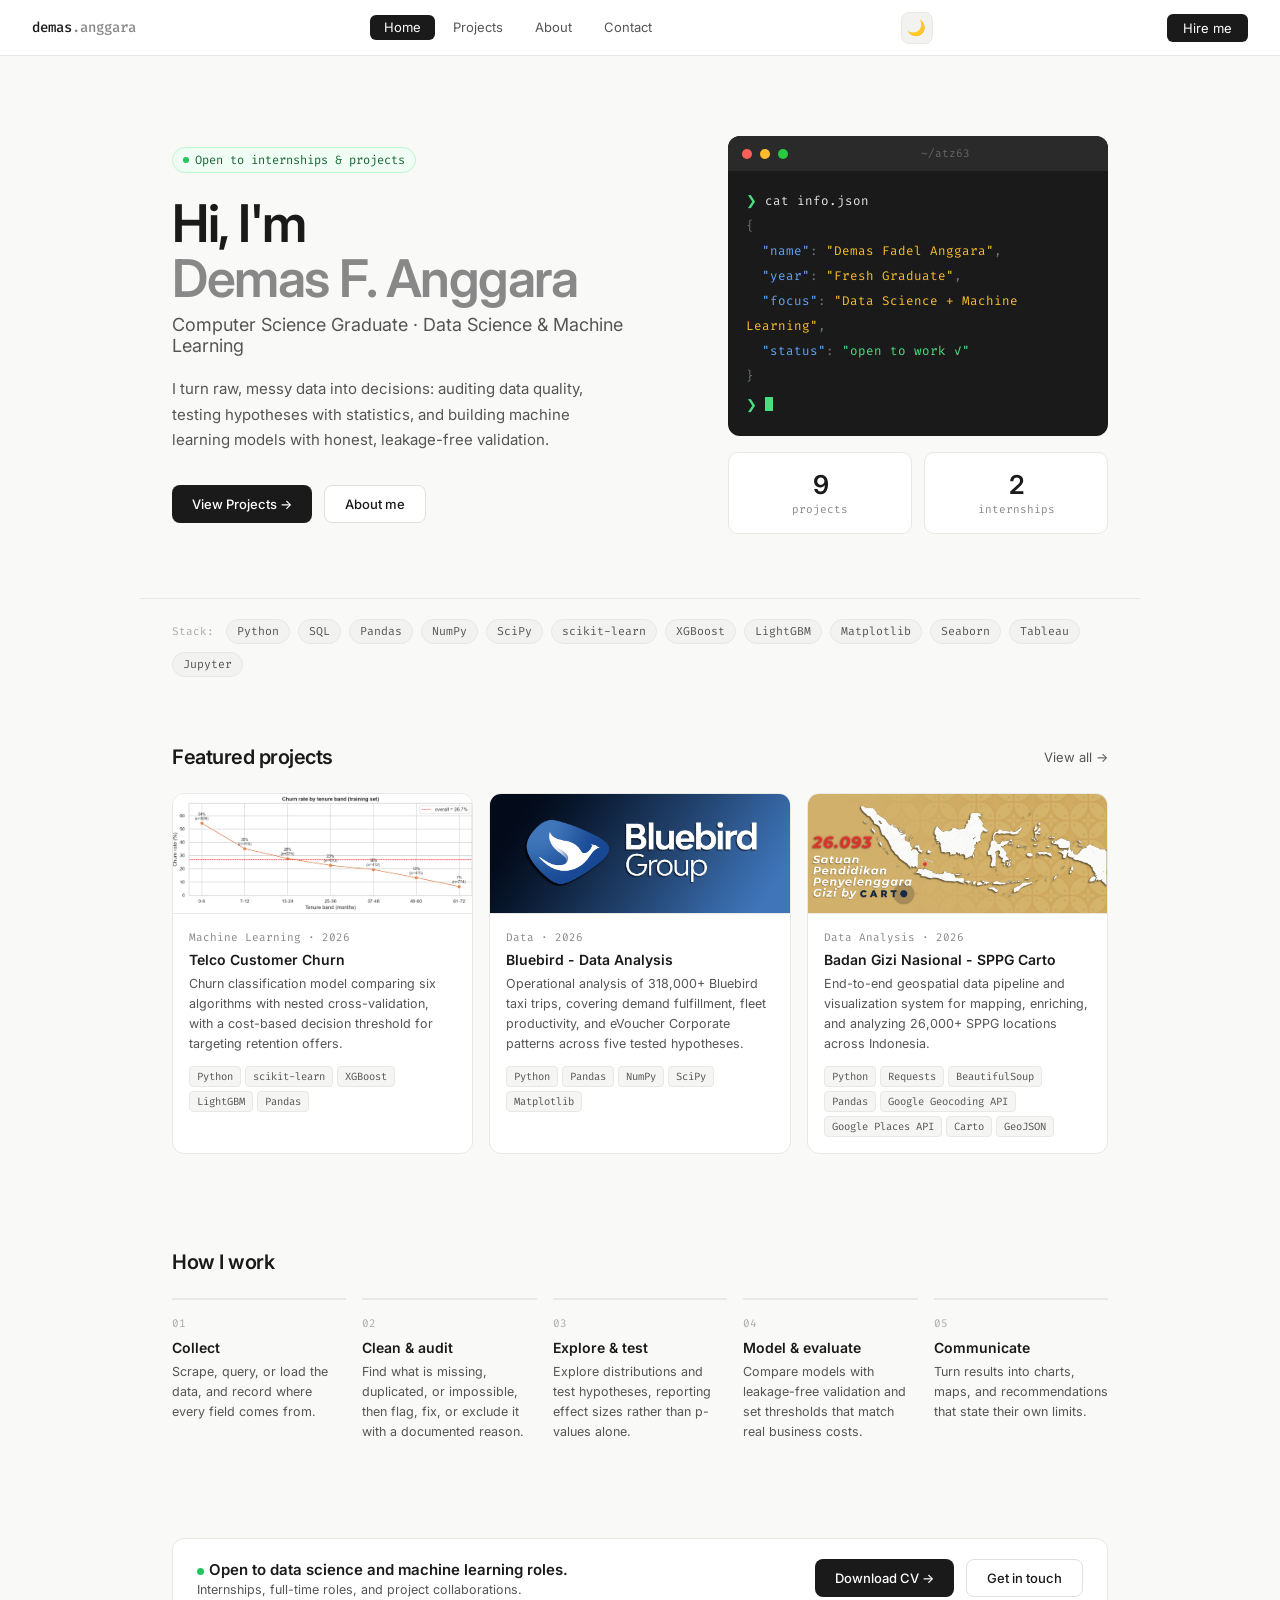
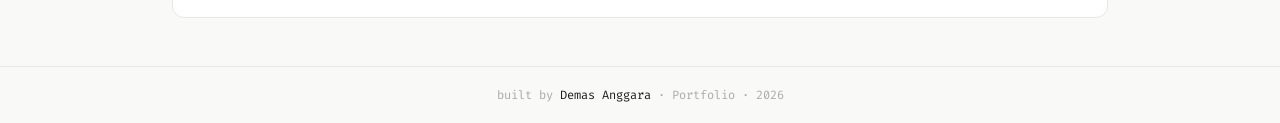
<file: index.html>
<!DOCTYPE html>
<html lang="en">
<head>
  <meta charset="UTF-8"/>
  <meta name="viewport" content="width=device-width, initial-scale=1.0"/>
  <title>Demas Anggara — Portfolio</title>
  <meta name="description" content="Data science and machine learning portfolio of Demas Fadel Anggara."/>
  <link rel="stylesheet" href="style.css?v=20261120"/>
</head>
<body>

<nav>
  <a class="nav-brand" href="index.html">demas<em>.anggara</em></a>
  <div class="nav-links" id="nav-links">
    <a class="nav-btn" href="index.html">Home</a>
    <a class="nav-btn" href="projects.html">Projects</a>
    <a class="nav-btn" href="about.html">About</a>
    <a class="nav-btn" href="contact.html">Contact</a>
  </div>
  <button id="theme-toggle" class="theme-toggle" onclick="toggleTheme()" title="Toggle theme">🌙</button>
  <a class="nav-hire" href="contact.html">Hire me</a>
  <button class="hamburger" id="hamburger" onclick="toggleMenu()" aria-label="Toggle menu">
    <span></span>
    <span></span>
    <span></span>
  </button>
</nav>

<!-- HERO -->
<div class="home-hero">
  <div class="home-hero-grid">
    <div>
      <div class="badge"><span class="badge-dot"></span>Open to internships &amp; projects</div>
      <h1 class="hero-name">Hi, I'm<br><span>Demas F. Anggara</span></h1>
      <p class="hero-role">Computer Science Graduate · Data Science &amp; Machine Learning</p>
      <p class="hero-desc">I turn raw, messy data into decisions: auditing data quality, testing hypotheses with statistics, and building machine learning models with honest, leakage-free validation.</p>
      <div class="btn-row">
        <a class="btn-dark" href="projects.html">View Projects →</a>
        <a class="btn-light" href="about.html">About me</a>
      </div>
    </div>
    <div>
      <div class="terminal-card">
        <div class="term-bar">
          <div class="term-dot" style="background:#ff5f57"></div>
          <div class="term-dot" style="background:#ffbd2e"></div>
          <div class="term-dot" style="background:#28c940"></div>
          <span class="term-title">~/atz63</span>
        </div>
        <div class="term-body">
          <div><span class="t-g">❯</span> <span class="t-w">cat info.json</span></div>
          <div class="t-dim">{</div>
          <div class="t-dim">&nbsp;&nbsp;<span class="t-b">"name"</span>: <span class="t-y">"Demas Fadel Anggara"</span>,</div>
          <div class="t-dim">&nbsp;&nbsp;<span class="t-b">"year"</span>: <span class="t-y">"Fresh Graduate"</span>,</div>
          <div class="t-dim">&nbsp;&nbsp;<span class="t-b">"focus"</span>: <span class="t-y">"Data Science + Machine Learning"</span>,</div>
          <div class="t-dim">&nbsp;&nbsp;<span class="t-b">"status"</span>: <span class="t-g">"open to work ✓"</span></div>
          <div class="t-dim">}</div>
          <div style="margin-top:4px"><span class="t-g">❯</span> <span class="cursor"></span></div>
        </div>
      </div>
      <div class="stats-row">
        <div class="stat-box"><div class="stat-n">9</div><div class="stat-l">projects</div></div>
        <!-- <div class="stat-box"><div class="stat-n">3</div><div class="stat-l">years of exp</div></div> -->
        <div class="stat-box"><div class="stat-n">2</div><div class="stat-l">internships</div></div>
      </div>
    </div>
  </div>
</div>

<!-- TECH STRIP -->
<div class="tech-strip">
  <span class="tech-label">Stack:</span>
  <span class="tech-pill">Python</span>
  <span class="tech-pill">SQL</span>
  <span class="tech-pill">Pandas</span>
  <span class="tech-pill">NumPy</span>
  <span class="tech-pill">SciPy</span>
  <span class="tech-pill">scikit-learn</span>
  <span class="tech-pill">XGBoost</span>
  <span class="tech-pill">LightGBM</span>
  <span class="tech-pill">Matplotlib</span>
  <span class="tech-pill">Seaborn</span>
  <span class="tech-pill">Tableau</span>
  <span class="tech-pill">Jupyter</span>
</div>

<!-- FEATURED PROJECTS -->
<div class="featured-section">
  <div class="sec-header">
    <div class="sec-title">Featured projects</div>
    <a class="sec-link" href="projects.html">View all →</a>
  </div>
  <div class="card-grid-3">

    <a class="proj-card" href="projects/telco-churn.html">
      <div class="proj-top c1"><img src="assets/telco_churn.png" alt="Telco Customer Churn"/></div>
      <div class="proj-body">
        <div class="proj-cat">Machine Learning · 2026</div>
        <div class="proj-title">Telco Customer Churn</div>
        <div class="proj-desc">Churn classification model comparing six algorithms with nested cross-validation, with a cost-based decision threshold for targeting retention offers.</div>
        <div class="proj-tags">
          <span class="tag">Python</span>
          <span class="tag">scikit-learn</span>
          <span class="tag">XGBoost</span>
          <span class="tag">LightGBM</span>
          <span class="tag">Pandas</span>
        </div>
      </div>
    </a>

    <a class="proj-card" href="projects/bluebird-analysis.html">
      <div class="proj-top c2"><img src="assets/bluebird.jpg" alt="Bluebird"/></div>
      <div class="proj-body">
        <div class="proj-cat">Data · 2026</div>
        <div class="proj-title">Bluebird - Data Analysis</div>
        <div class="proj-desc">Operational analysis of 318,000+ Bluebird taxi trips, covering demand fulfillment, fleet productivity, and eVoucher Corporate patterns across five tested hypotheses.</div>
        <div class="proj-tags">
          <span class="tag">Python</span>
          <span class="tag">Pandas</span>
          <span class="tag">NumPy</span>
          <span class="tag">SciPy</span>
          <span class="tag">Matplotlib</span>
        </div>
      </div>
    </a>

    <a class="proj-card" href="projects/sppg-carto.html">
      <div class="proj-top c2"><img src="assets/sppg_carto.jpg" alt="SPPG Carto"/></div>
      <div class="proj-body">
        <div class="proj-cat">Data Analysis · 2026</div>
        <div class="proj-title">Badan Gizi Nasional - SPPG Carto</div>
        <div class="proj-desc">End-to-end geospatial data pipeline and visualization system for mapping, enriching, and analyzing 26,000+ SPPG locations across Indonesia.</div>
        <div class="proj-tags">
          <span class="tag">Python</span>
          <span class="tag">Requests</span>
          <span class="tag">BeautifulSoup</span>
          <span class="tag">Pandas</span>
          <span class="tag">Google Geocoding API</span>
          <span class="tag">Google Places API</span>
          <span class="tag">Carto</span>
          <span class="tag">GeoJSON</span>
        </div>
      </div>
    </a>

  </div>
</div>


<!-- HOW I WORK -->
<div class="featured-section reveal">
  <div class="sec-header">
    <div class="sec-title">How I work</div>
  </div>
  <ol class="process-list">
    <li class="process-step">
      <div class="process-num">01</div>
      <div class="process-title">Collect</div>
      <p class="process-desc">Scrape, query, or load the data, and record where every field comes from.</p>
    </li>
    <li class="process-step">
      <div class="process-num">02</div>
      <div class="process-title">Clean &amp; audit</div>
      <p class="process-desc">Find what is missing, duplicated, or impossible, then flag, fix, or exclude it with a documented reason.</p>
    </li>
    <li class="process-step">
      <div class="process-num">03</div>
      <div class="process-title">Explore &amp; test</div>
      <p class="process-desc">Explore distributions and test hypotheses, reporting effect sizes rather than p-values alone.</p>
    </li>
    <li class="process-step">
      <div class="process-num">04</div>
      <div class="process-title">Model &amp; evaluate</div>
      <p class="process-desc">Compare models with leakage-free validation and set thresholds that match real business costs.</p>
    </li>
    <li class="process-step">
      <div class="process-num">05</div>
      <div class="process-title">Communicate</div>
      <p class="process-desc">Turn results into charts, maps, and recommendations that state their own limits.</p>
    </li>
  </ol>
</div>

<!-- CALL TO ACTION -->
<div class="featured-section reveal">
  <div class="avail-strip home-cta">
    <div>
      <h4><span class="green-dot"></span>Open to data science and machine learning roles.</h4>
      <p>Internships, full-time roles, and project collaborations.</p>
    </div>
    <div class="btn-row">
      <a class="btn-dark" href="assets/Demas_Fadel_Anggara_CV.pdf" download="Demas Fadel Anggara - CV.pdf">Download CV →</a>
      <a class="btn-light" href="contact.html">Get in touch</a>
    </div>
  </div>
</div>

<footer>built by <span>Demas Anggara</span> · Portfolio · 2026</footer>
<script src="script.js?v=20261120"></script>
</body>
</html>
</file>
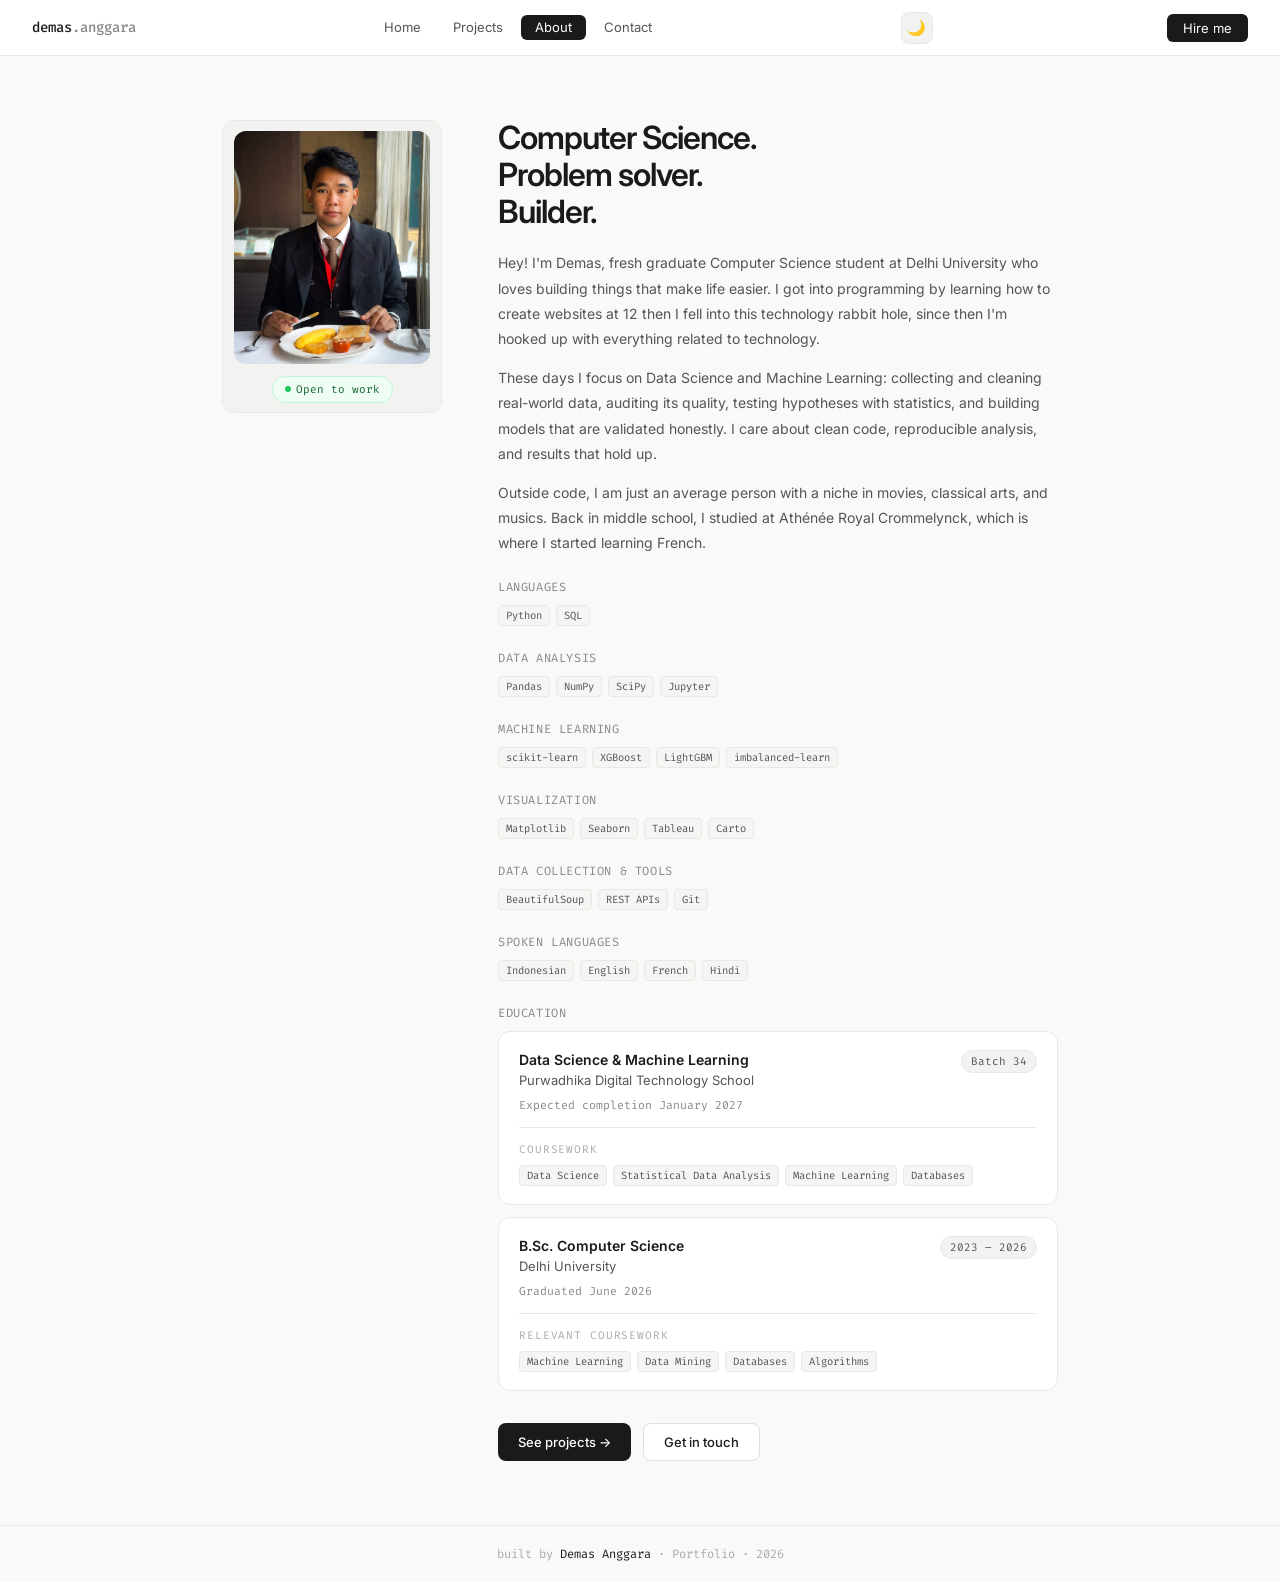
<file: about.html>
<!DOCTYPE html>
<html lang="en">
<head>
  <meta charset="UTF-8"/>
  <meta name="viewport" content="width=device-width, initial-scale=1.0"/>
  <title>About — Demas Anggara</title>
  <link rel="stylesheet" href="style.css?v=20261120"/>
</head>
<body>

<nav>
  <a class="nav-brand" href="index.html">demas<em>.anggara</em></a>
  <div class="nav-links" id="nav-links">
    <a class="nav-btn" href="index.html">Home</a>
    <a class="nav-btn" href="projects.html">Projects</a>
    <a class="nav-btn" href="about.html">About</a>
    <a class="nav-btn" href="contact.html">Contact</a>
  </div>
  <button id="theme-toggle" class="theme-toggle" onclick="toggleTheme()" title="Toggle theme">🌙</button>
  <a class="nav-hire" href="contact.html">Hire me</a>
  <button class="hamburger" id="hamburger" onclick="toggleMenu()" aria-label="Toggle menu">
    <span></span>
    <span></span>
    <span></span>
  </button>
</nav>

<div class="about-layout">
  <div class="about-grid">
    <div>
      <div class="avatar-box"><img src="assets/IMG_7707.jpg" alt="Demas Anggara"/><div class="avail-badge"><span class="badge-dot"></span>Open to work</div></div>
    </div>
    <div class="about-right">
      <h2>Computer Science.<br>Problem solver.<br>Builder.</h2>
      <p>Hey! I'm Demas, fresh graduate Computer Science student at Delhi University who loves building things that make life easier. I got into programming by learning how to create websites at 12 then I fell into this technology rabbit hole, since then I'm hooked up with everything related to technology.</p>
      <p>These days I focus on Data Science and Machine Learning: collecting and cleaning real-world data, auditing its quality, testing hypotheses with statistics, and building models that are validated honestly. I care about clean code, reproducible analysis, and results that hold up.</p>
      <p>Outside code, I am just an average person with a niche in movies, classical arts, and musics. Back in middle school, I studied at Athénée Royal Crommelynck, which is where I started learning French.</p>


      <div class="skills-header">Languages</div>
      <div class="tag-cloud">
        <span class="tag">Python</span>
        <span class="tag">SQL</span>
      </div>

      <div class="skills-header">Data Analysis</div>
      <div class="tag-cloud">
        <span class="tag">Pandas</span>
        <span class="tag">NumPy</span>
        <span class="tag">SciPy</span>
        <span class="tag">Jupyter</span>
      </div>

      <div class="skills-header">Machine Learning</div>
      <div class="tag-cloud">
        <span class="tag">scikit-learn</span>
        <span class="tag">XGBoost</span>
        <span class="tag">LightGBM</span>
        <span class="tag">imbalanced-learn</span>
      </div>

      <div class="skills-header">Visualization</div>
      <div class="tag-cloud">
        <span class="tag">Matplotlib</span>
        <span class="tag">Seaborn</span>
        <span class="tag">Tableau</span>
        <span class="tag">Carto</span>
      </div>

      <div class="skills-header">Data Collection &amp; Tools</div>
      <div class="tag-cloud">
        <span class="tag">BeautifulSoup</span>
        <span class="tag">REST APIs</span>
        <span class="tag">Git</span>
      </div>

      <div class="skills-header">Spoken Languages</div>
      <div class="tag-cloud">
        <span class="tag">Indonesian</span>
        <span class="tag">English</span>
        <span class="tag">French</span>
        <span class="tag">Hindi</span>
      </div>

      <div class="skills-header">Education</div>
      <div class="edu-list">
        <article class="edu-card">
          <div class="edu-head">
            <div>
              <h4 class="edu-title">Data Science &amp; Machine Learning</h4>
              <div class="edu-school">Purwadhika Digital Technology School</div>
            </div>
            <span class="edu-date">Batch 34</span>
          </div>
          <div class="edu-meta">Expected completion January 2027</div>
          <div class="edu-label">Coursework</div>
          <div class="tag-cloud">
            <span class="tag">Data Science</span>
            <span class="tag">Statistical Data Analysis</span>
            <span class="tag">Machine Learning</span>
            <span class="tag">Databases</span>
          </div>
        </article>

        <article class="edu-card">
          <div class="edu-head">
            <div>
              <h4 class="edu-title">B.Sc. Computer Science</h4>
              <div class="edu-school">Delhi University</div>
            </div>
            <span class="edu-date">2023 – 2026</span>
          </div>
          <div class="edu-meta">Graduated June 2026</div>
          <div class="edu-label">Relevant Coursework</div>
          <div class="tag-cloud">
            <span class="tag">Machine Learning</span>
            <span class="tag">Data Mining</span>
            <span class="tag">Databases</span>
            <span class="tag">Algorithms</span>
          </div>
        </article>
      </div>

      <div class="btn-row about-cta">
        <a class="btn-dark" href="projects.html">See projects →</a>
        <a class="btn-light" href="contact.html">Get in touch</a>
      </div>
    </div>
  </div>
</div>

<footer>built by <span>Demas Anggara</span> · Portfolio · 2026</footer>
<script src="script.js?v=20261120"></script>
</body>
</html>
</file>
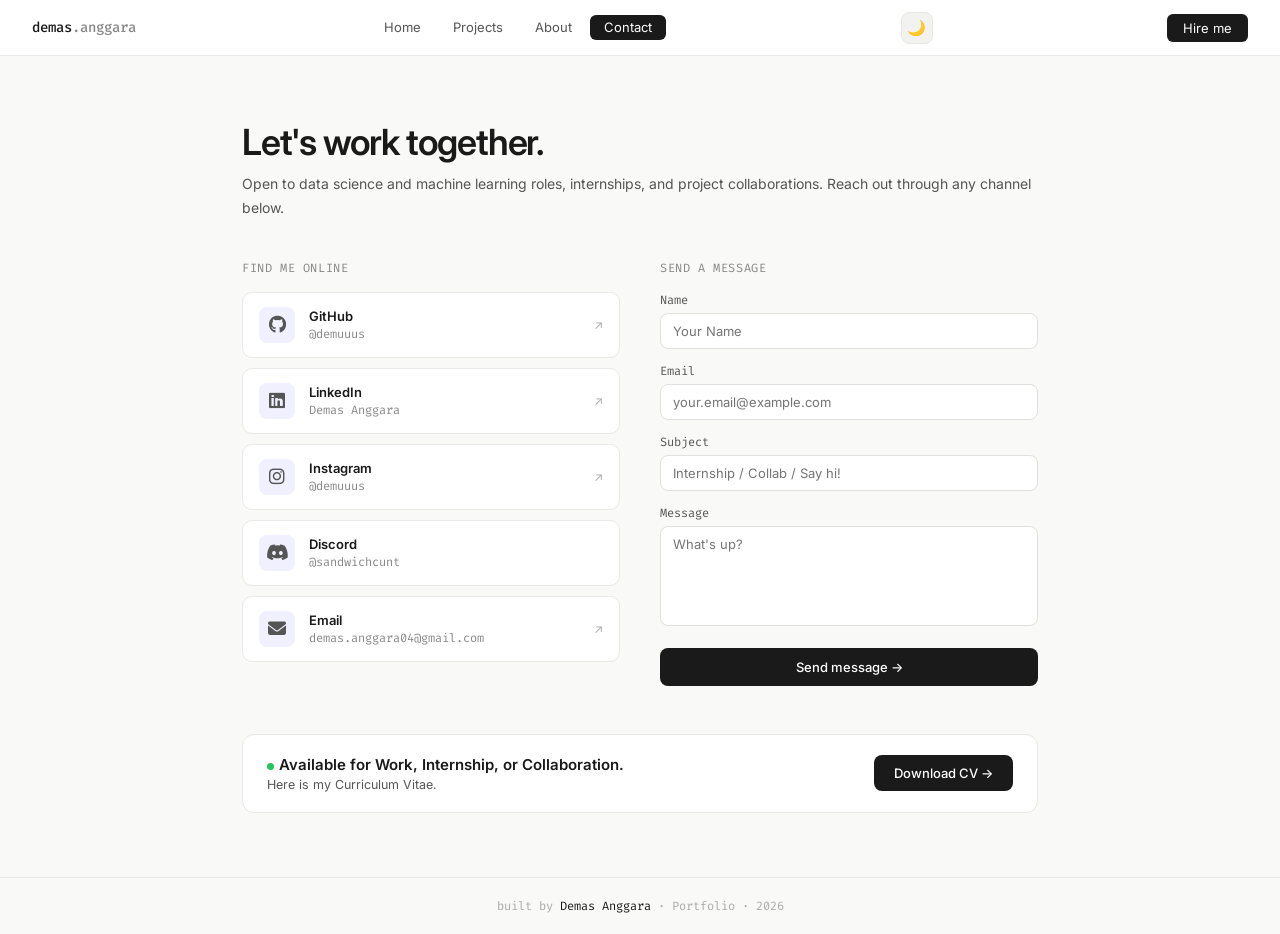
<file: contact.html>
<!DOCTYPE html>
<html lang="en">
<head>
  <meta charset="UTF-8"/>
  <meta name="viewport" content="width=device-width, initial-scale=1.0"/>
  <title>Contact — Demas Anggara</title>
  <link rel="stylesheet" href="style.css?v=20261120"/>
  <link rel="stylesheet" href="https://cdnjs.cloudflare.com/ajax/libs/font-awesome/6.5.0/css/all.min.css"/>
</head>
<body>

<nav>
  <a class="nav-brand" href="index.html">demas<em>.anggara</em></a>
  <div class="nav-links" id="nav-links">
    <a class="nav-btn" href="index.html">Home</a>
    <a class="nav-btn" href="projects.html">Projects</a>
    <a class="nav-btn" href="about.html">About</a>
    <a class="nav-btn" href="contact.html">Contact</a>
  </div>
  <button id="theme-toggle" class="theme-toggle" onclick="toggleTheme()" title="Toggle theme">🌙</button>
  <a class="nav-hire" href="contact.html">Hire me</a>
  <button class="hamburger" id="hamburger" onclick="toggleMenu()" aria-label="Toggle menu">
    <span></span>
    <span></span>
    <span></span>
  </button>
</nav>

<div class="contact-layout">
  <h2>Let's work together.</h2>
  <p>Open to data science and machine learning roles, internships, and project collaborations. Reach out through any channel below.</p>

  <div class="contact-grid">
    <div>
      <div class="contact-col-title">Find me online</div>

      <a class="soc-card" href="https://github.com/demuuus" target="_blank">
        <div class="soc-icon gh" style="background:#f0f0ff"><i class="fa-brands fa-github"></i></div>
        <div class="soc-info"><h4>GitHub</h4><p>@demuuus</p></div>
        <span class="soc-arrow">↗</span>
      </a>
      <a class="soc-card" href="https://www.linkedin.com/in/demasanggara/" target="_blank">
        <div class="soc-icon li" style="background:#f0f0ff"><i class="fa-brands fa-linkedin"></i></div>
        <div class="soc-info"><h4>LinkedIn</h4><p>Demas Anggara</p></div>
        <span class="soc-arrow">↗</span>
      </a>
      <a class="soc-card" href="https://www.instagram.com/demuuus/" target="_blank">
        <div class="soc-icon ig" style="background:#f0f0ff"><i class="fa-brands fa-instagram"></i></div>
        <div class="soc-info"><h4>Instagram</h4><p>@demuuus</p></div>
        <span class="soc-arrow">↗</span>
      </a>
      <div class="soc-card static">
        <div class="soc-icon ig" style="background:#f0f0ff"><i class="fa-brands fa-discord"></i></div>
        <div class="soc-info"><h4>Discord</h4><p>@sandwichcunt</p></div>
      </div>
      <a class="soc-card" href="mailto:demas.anggara04@gmail.com">
        <div class="soc-icon em" style="background:#f0f0ff"><i class="fa-solid fa-envelope"></i></div>
        <div class="soc-info"><h4>Email</h4><p>demas.anggara04@gmail.com</p></div>
        <span class="soc-arrow">↗</span>
      </a>
    </div>
    
    <div>
      <div class="contact-col-title">Send a message</div>
      <form action="https://formspree.io/f/mlgarwoo" method="POST">
        <input type="hidden" name="_next" value="https://demuuus.github.io/portfolio/contact.html?sent=true"/>
        <div class="form-group"><label class="form-label">Name</label><input class="form-input" name="name" placeholder="Your Name" type="text" required/></div>
        <div class="form-group"><label class="form-label">Email</label><input class="form-input" name="email" placeholder="your.email@example.com" type="email" required/></div>
        <div class="form-group"><label class="form-label">Subject</label><input class="form-input" name="subject" placeholder="Internship / Collab / Say hi!" type="text"/></div>
        <div class="form-group"><label class="form-label">Message</label><textarea class="form-input" name="message" placeholder="What's up?"></textarea></div>
        <button class="submit-btn" type="submit">Send message →</button>
      </form>
      <div class="success-msg" id="ok-msg">✓ Thanks! I'll get back to you within 24 hours.</div>
    </div>
  </div>

  <div class="avail-strip">
    <div>
      <h4><span class="green-dot"></span>Available for Work, Internship, or Collaboration.</h4>
      <p>Here is my Curriculum Vitae.</p>
    </div>
    <a class="btn-dark" href="assets/Demas_Fadel_Anggara_CV.pdf" download="Demas Fadel Anggara - CV.pdf">Download CV →</a>
  </div>
</div>

<footer>built by <span>Demas Anggara</span> · Portfolio · 2026</footer>
<script src="script.js?v=20261120"></script>
</body>
</html>
</file>
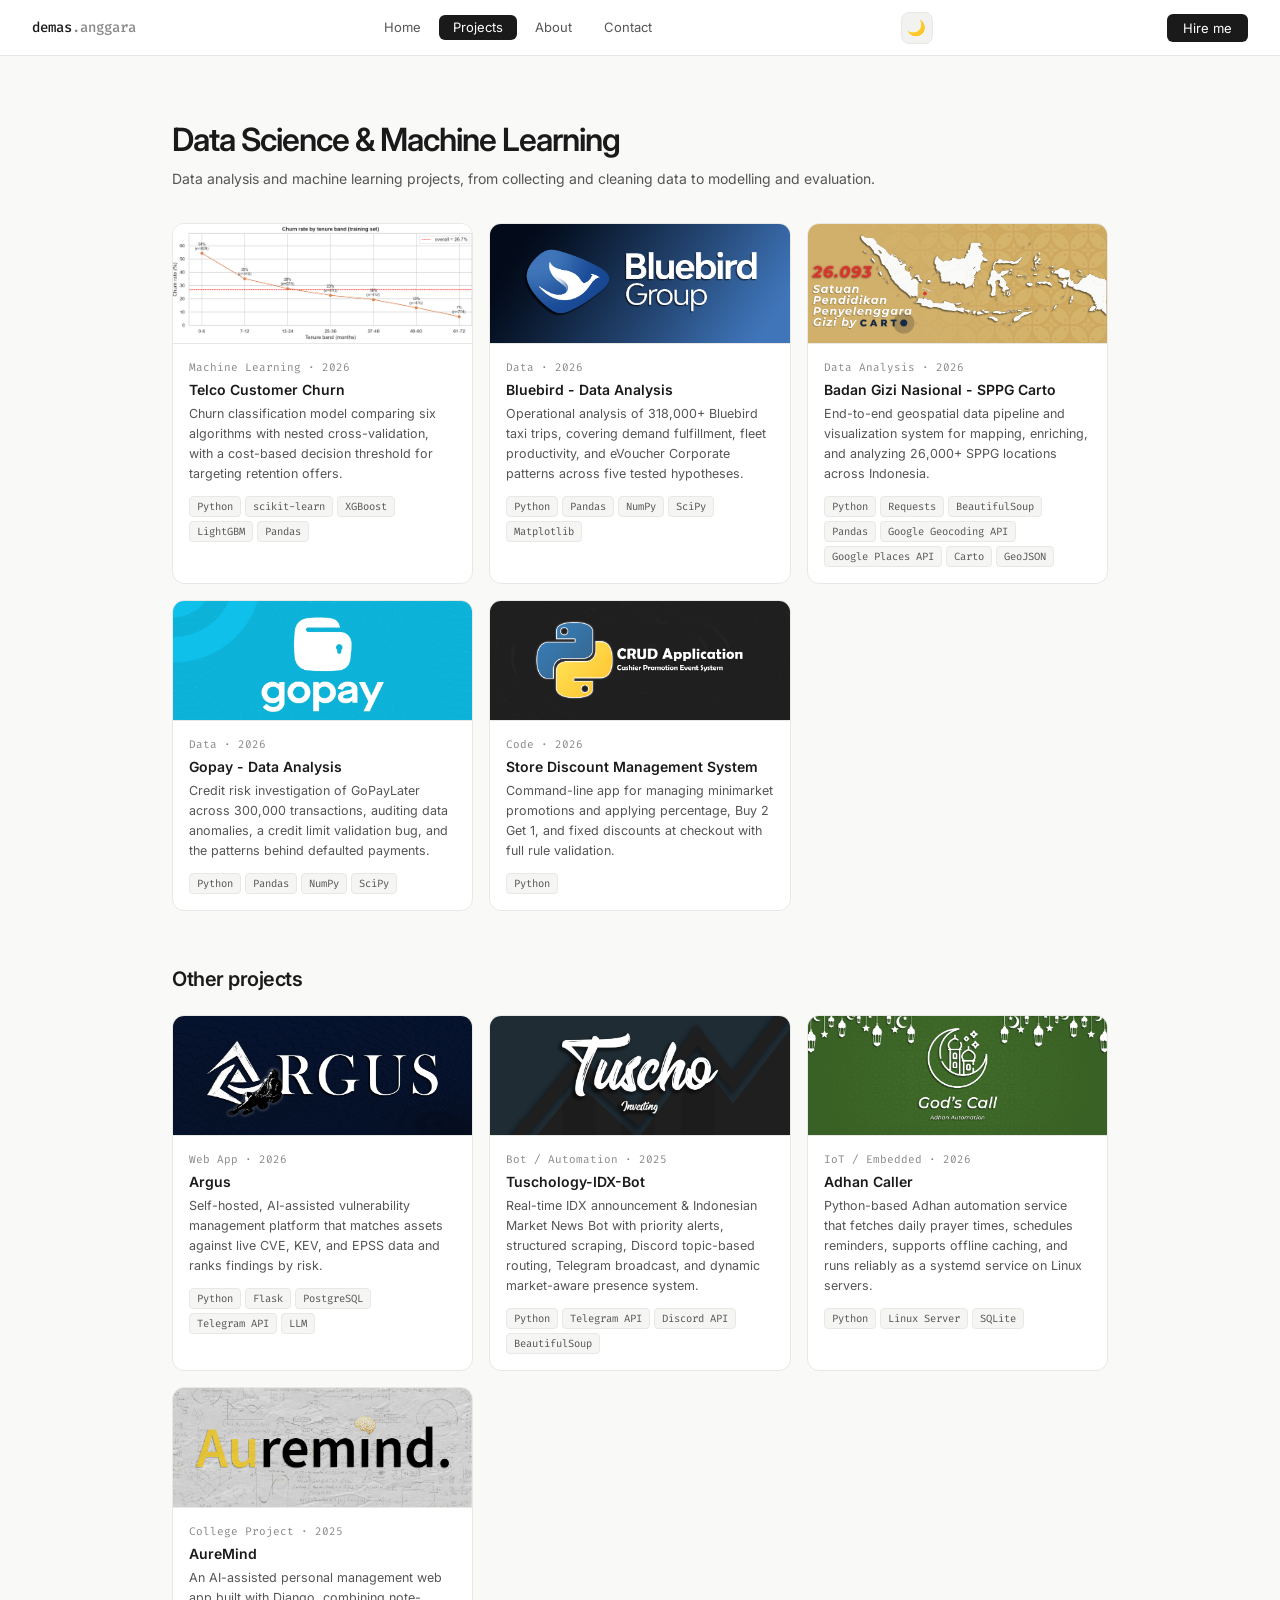
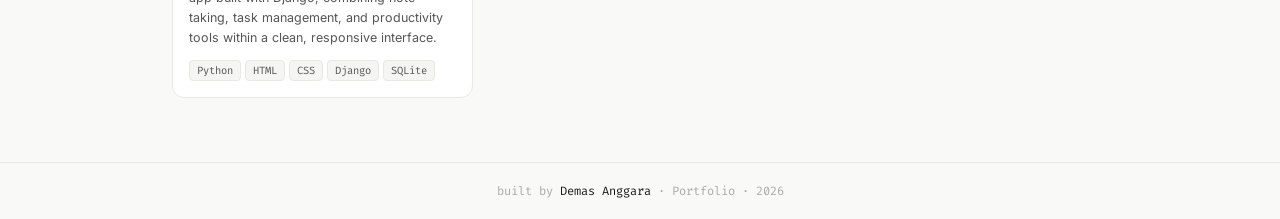
<file: projects.html>
<!DOCTYPE html>
<html lang="en">
<head>
  <meta charset="UTF-8"/>
  <meta name="viewport" content="width=device-width, initial-scale=1.0"/>
  <title>Projects — Demas Anggara</title>
  <link rel="stylesheet" href="style.css?v=20261120"/>
</head>
<body>

<nav>
  <a class="nav-brand" href="index.html">demas<em>.anggara</em></a>
  <div class="nav-links" id="nav-links">
    <a class="nav-btn" href="index.html">Home</a>
    <a class="nav-btn" href="projects.html">Projects</a>
    <a class="nav-btn" href="about.html">About</a>
    <a class="nav-btn" href="contact.html">Contact</a>
  </div>
  <button id="theme-toggle" class="theme-toggle" onclick="toggleTheme()" title="Toggle theme">🌙</button>
  <a class="nav-hire" href="contact.html">Hire me</a>
  <button class="hamburger" id="hamburger" onclick="toggleMenu()" aria-label="Toggle menu">
    <span></span>
    <span></span>
    <span></span>
  </button>
</nav>

<div class="projects-layout">
  <div class="page-header">
    <h2>Data Science &amp; Machine Learning</h2>
    <p>Data analysis and machine learning projects, from collecting and cleaning data to modelling and evaluation.</p>
  </div>

  <div class="proj-grid">

    <a class="proj-card" href="projects/telco-churn.html">
      <div class="proj-top c1"><img src="assets/telco_churn.png" alt="Telco Customer Churn"/></div>
      <div class="proj-body">
        <div class="proj-cat">Machine Learning · 2026</div>
        <div class="proj-title">Telco Customer Churn</div>
        <div class="proj-desc">Churn classification model comparing six algorithms with nested cross-validation, with a cost-based decision threshold for targeting retention offers.</div>
        <div class="proj-tags">
          <span class="tag">Python</span>
          <span class="tag">scikit-learn</span>
          <span class="tag">XGBoost</span>
          <span class="tag">LightGBM</span>
          <span class="tag">Pandas</span>
        </div>
      </div>
    </a>

    <a class="proj-card" href="projects/bluebird-analysis.html">
      <div class="proj-top c2"><img src="assets/bluebird.jpg" alt="Bluebird"/></div>
      <div class="proj-body">
        <div class="proj-cat">Data · 2026</div>
        <div class="proj-title">Bluebird - Data Analysis</div>
        <div class="proj-desc">Operational analysis of 318,000+ Bluebird taxi trips, covering demand fulfillment, fleet productivity, and eVoucher Corporate patterns across five tested hypotheses.</div>
        <div class="proj-tags">
          <span class="tag">Python</span>
          <span class="tag">Pandas</span>
          <span class="tag">NumPy</span>
          <span class="tag">SciPy</span>
          <span class="tag">Matplotlib</span>
        </div>
      </div>
    </a>

    <a class="proj-card" href="projects/sppg-carto.html">
      <div class="proj-top c2"><img src="assets/sppg_carto.jpg" alt="SPPG Carto"/></div>
      <div class="proj-body">
        <div class="proj-cat">Data Analysis · 2026</div>
        <div class="proj-title">Badan Gizi Nasional - SPPG Carto</div>
        <div class="proj-desc">End-to-end geospatial data pipeline and visualization system for mapping, enriching, and analyzing 26,000+ SPPG locations across Indonesia.</div>
        <div class="proj-tags">
          <span class="tag">Python</span>
          <span class="tag">Requests</span>
          <span class="tag">BeautifulSoup</span>
          <span class="tag">Pandas</span>
          <span class="tag">Google Geocoding API</span>
          <span class="tag">Google Places API</span>
          <span class="tag">Carto</span>
          <span class="tag">GeoJSON</span>
        </div>
      </div>
    </a>

    <a class="proj-card" href="projects/gopay-analysis.html">
      <div class="proj-top c2"><img src="assets/gopay.jpg" alt="Gopay"/></div>
      <div class="proj-body">
        <div class="proj-cat">Data · 2026</div>
        <div class="proj-title">Gopay - Data Analysis</div>
        <div class="proj-desc">Credit risk investigation of GoPayLater across 300,000 transactions, auditing data anomalies, a credit limit validation bug, and the patterns behind defaulted payments.</div>
        <div class="proj-tags">
          <span class="tag">Python</span>
          <span class="tag">Pandas</span>
          <span class="tag">NumPy</span>
          <span class="tag">SciPy</span>
        </div>
      </div>
    </a>

    <a class="proj-card" href="projects/crud-python-store.html">
      <div class="proj-top c2"><img src="assets/crud_python_store.jpg" alt="Store Discount Management System"/></div>
      <div class="proj-body">
        <div class="proj-cat">Code · 2026</div>
        <div class="proj-title">Store Discount Management System</div>
        <div class="proj-desc">Command-line app for managing minimarket promotions and applying percentage, Buy 2 Get 1, and fixed discounts at checkout with full rule validation.</div>
        <div class="proj-tags">
          <span class="tag">Python</span>
        </div>
      </div>
    </a>

  </div>

  <div class="sec-header sec-spaced">
    <div class="sec-title">Other projects</div>
  </div>
  <div class="proj-grid">

    <a class="proj-card" href="projects/argus.html">
      <div class="proj-top c2"><img src="assets/argus.jpg" alt="Argus"/></div>
      <div class="proj-body">
        <div class="proj-cat">Web App · 2026</div>
        <div class="proj-title">Argus</div>
        <div class="proj-desc">Self-hosted, AI-assisted vulnerability management platform that matches assets against live CVE, KEV, and EPSS data and ranks findings by risk.</div>
        <div class="proj-tags">
          <span class="tag">Python</span>
          <span class="tag">Flask</span>
          <span class="tag">PostgreSQL</span>
          <span class="tag">Telegram API</span>
          <span class="tag">LLM</span>
        </div>
      </div>
    </a>

    <a class="proj-card" href="projects/tuschology-idx-bot.html">
      <div class="proj-top c1"><img src="assets/Tuscho_Investing.png" alt="Tuschology"/></div>
      <div class="proj-body">
        <div class="proj-cat">Bot / Automation · 2025</div>
        <div class="proj-title">Tuschology-IDX-Bot</div>
        <div class="proj-desc">Real-time IDX announcement & Indonesian Market News Bot with priority alerts, structured scraping, Discord topic-based routing, Telegram broadcast, and dynamic market-aware presence system.</div>
        <div class="proj-tags">
          <span class="tag">Python</span>
          <span class="tag">Telegram API</span>
          <span class="tag">Discord API</span>
          <span class="tag">BeautifulSoup</span>
        </div>
      </div>
    </a>

    <a class="proj-card" href="projects/adhan-caller.html">
      <div class="proj-top c3"><img src="assets/adhan_caller.jpg" alt="Adhan Caller"/></div>
      <div class="proj-body">
        <div class="proj-cat">IoT / Embedded · 2026</div>
        <div class="proj-title">Adhan Caller</div>
        <div class="proj-desc">Python-based Adhan automation service that fetches daily prayer times, schedules reminders, supports offline caching, and runs reliably as a systemd service on Linux servers.</div>
        <div class="proj-tags">
          <span class="tag">Python</span>
          <span class="tag">Linux Server</span>
          <span class="tag">SQLite</span>
        </div>
      </div>
    </a>

    <a class="proj-card" href="projects/auremind.html">
      <div class="proj-top c4"><img src="assets/auremind_bg.jpg" alt="AureMind"/></div>
      <div class="proj-body">
        <div class="proj-cat">College Project · 2025</div>
        <div class="proj-title">AureMind</div>
        <div class="proj-desc">An AI-assisted personal management web app built with Django, combining note-taking, task management, and productivity tools within a clean, responsive interface.</div>
        <div class="proj-tags">
          <span class="tag">Python</span>
          <span class="tag">HTML</span>
          <span class="tag">CSS</span>
          <span class="tag">Django</span>
          <span class="tag">SQLite</span>
        </div>
      </div>
    </a>

  </div>
</div>

<footer>built by <span>Demas Anggara</span> · Portfolio · 2026</footer>
<script src="script.js?v=20261120"></script>
</body>
</html>
</file>
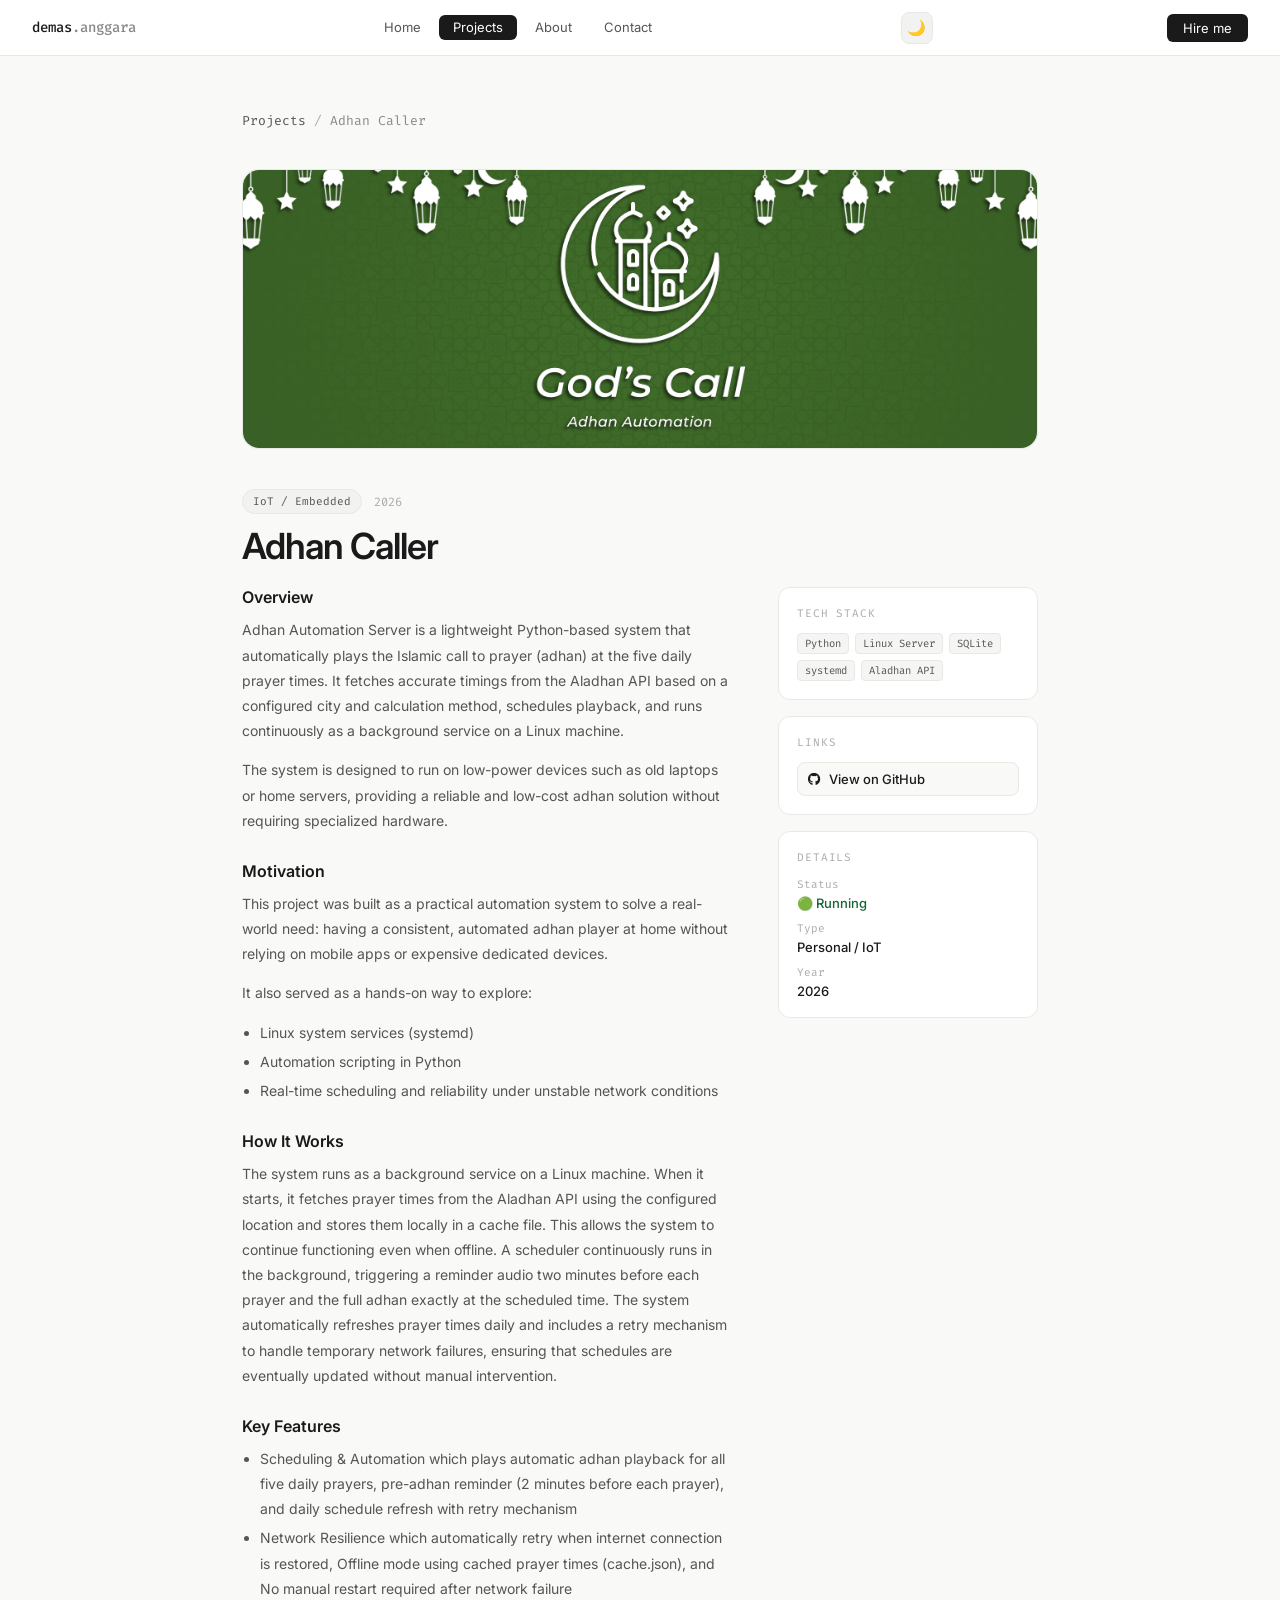
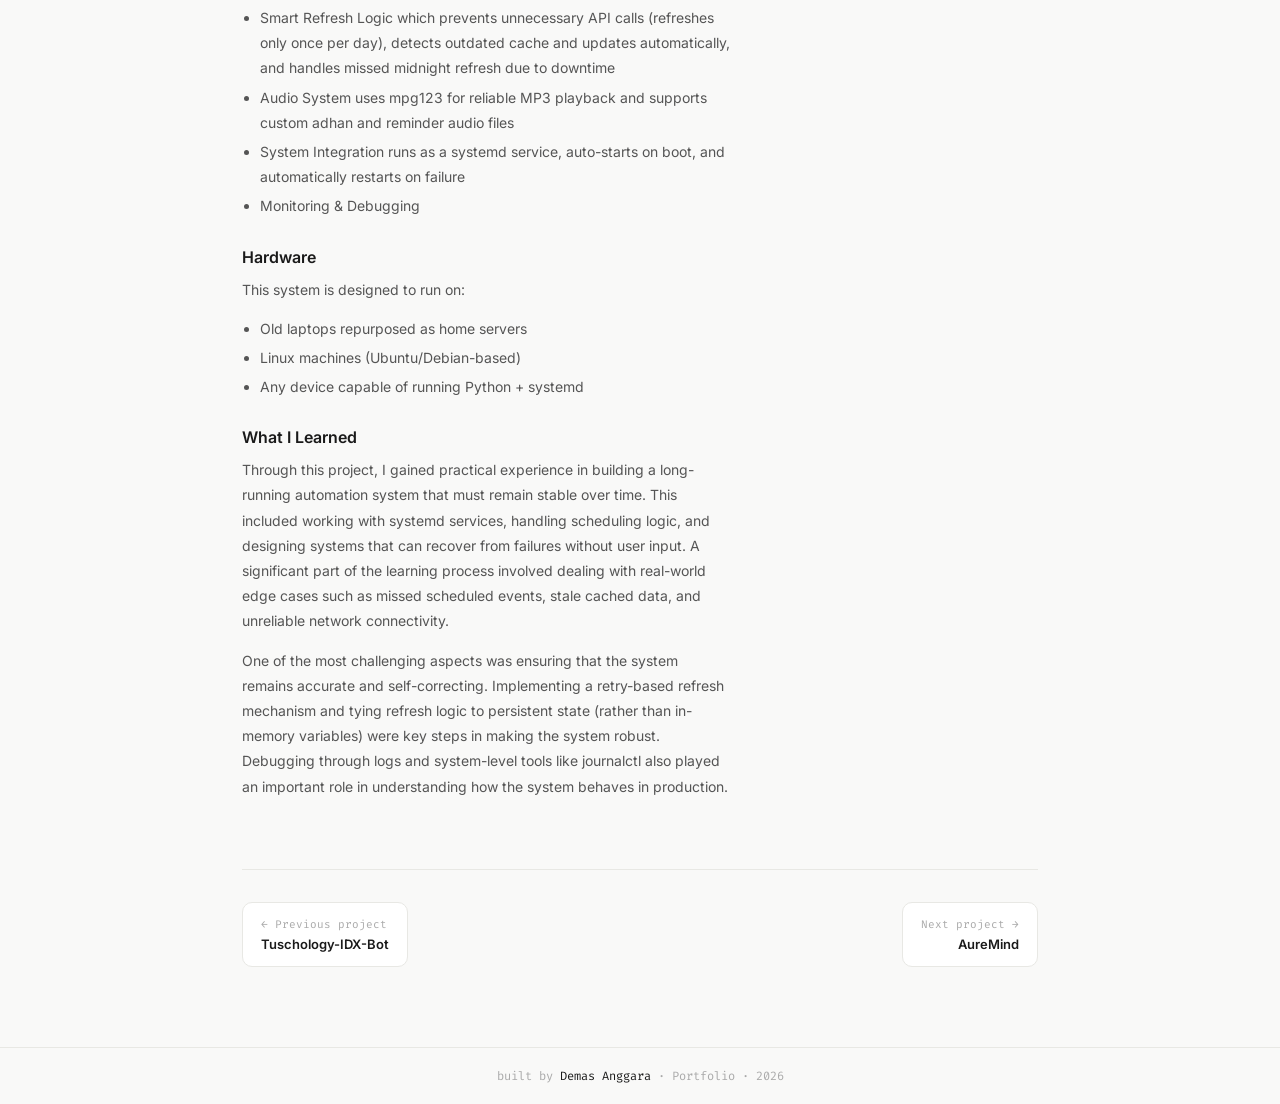
<file: projects/adhan-caller.html>
<!DOCTYPE html>
<html lang="en">
<head>
  <meta charset="UTF-8"/>
  <meta name="viewport" content="width=device-width, initial-scale=1.0"/>
  <title>Adhan Caller — Demas Anggara</title>
  <link rel="stylesheet" href="../style.css?v=20261120"/>
  <link rel="stylesheet" href="https://cdnjs.cloudflare.com/ajax/libs/font-awesome/6.5.0/css/all.min.css"/>
</head>
<body>

<nav>
  <a class="nav-brand" href="../index.html">demas<em>.anggara</em></a>
  <div class="nav-links" id="nav-links">
    <a class="nav-btn" href="../index.html">Home</a>
    <a class="nav-btn" href="../projects.html">Projects</a>
    <a class="nav-btn" href="../about.html">About</a>
    <a class="nav-btn" href="../contact.html">Contact</a>
  </div>
  <button id="theme-toggle" class="theme-toggle" onclick="toggleTheme()" title="Toggle theme">🌙</button>
  <a class="nav-hire" href="../contact.html">Hire me</a>
  <button class="hamburger" id="hamburger" onclick="toggleMenu()" aria-label="Toggle menu">
    <span></span>
    <span></span>
    <span></span>
  </button>
</nav>

<div class="project-detail">

  <div class="breadcrumb">
    <a href="../projects.html">Projects</a>
    <span class="breadcrumb-sep">/</span>
    <span>Adhan Caller</span>
  </div>

  <div class="project-hero c3"><img src="../assets/adhan_caller.jpg" alt="Adhan Caller"/></div>

  <div class="project-meta-row">
    <span class="project-cat-badge">IoT / Embedded</span>
    <span class="project-year">2026</span>
  </div>
  <h1>Adhan Caller</h1>

  <div class="project-layout">
    <div class="project-body">

      <h3>Overview</h3>
      <p>Adhan Automation Server is a lightweight Python-based system that automatically plays the Islamic call to prayer (adhan) at the five daily prayer times. It fetches accurate timings from the Aladhan API based on a configured city and calculation method, schedules playback, and runs continuously as a background service on a Linux machine.</p>
      <p>The system is designed to run on low-power devices such as old laptops or home servers, providing a reliable and low-cost adhan solution without requiring specialized hardware.</p>

      <h3>Motivation</h3>
      <p>This project was built as a practical automation system to solve a real-world need: having a consistent, automated adhan player at home without relying on mobile apps or expensive dedicated devices.</p>
      <p>It also served as a hands-on way to explore:</p>
      <ul>
        <li>Linux system services (systemd)</li>
        <li>Automation scripting in Python</li>
        <li>Real-time scheduling and reliability under unstable network conditions</li>
      </ul>

      <h3>How It Works</h3>
      <p>The system runs as a background service on a Linux machine. When it starts, it fetches prayer times from the Aladhan API using the configured location and stores them locally in a cache file. This allows the system to continue functioning even when offline. A scheduler continuously runs in the background, triggering a reminder audio two minutes before each prayer and the full adhan exactly at the scheduled time. The system automatically refreshes prayer times daily and includes a retry mechanism to handle temporary network failures, ensuring that schedules are eventually updated without manual intervention.</p>

      <h3>Key Features</h3>
      <ul>
        <li>Scheduling & Automation which plays automatic adhan playback for all five daily prayers, pre-adhan reminder (2 minutes before each prayer), and daily schedule refresh with retry mechanism</li>
        <li>Network Resilience which automatically retry when internet connection is restored, Offline mode using cached prayer times (cache.json), and No manual restart required after network failure</li>
        <li>Smart Refresh Logic which prevents unnecessary API calls (refreshes only once per day), detects outdated cache and updates automatically, and handles missed midnight refresh due to downtime</li>
        <li>Audio System uses mpg123 for reliable MP3 playback and supports custom adhan and reminder audio files</li>
        <li>System Integration runs as a systemd service, auto-starts on boot, and automatically restarts on failure</li>
        <li>Monitoring & Debugging</li>
      </ul>

      <h3>Hardware</h3>
      <p>This system is designed to run on:</p>
      <ul>
        <li>Old laptops repurposed as home servers</li>
        <li>Linux machines (Ubuntu/Debian-based)</li>
        <li>Any device capable of running Python + systemd</li>
      </ul>

      <h3>What I Learned</h3>
      <p>Through this project, I gained practical experience in building a long-running automation system that must remain stable over time. This included working with systemd services, handling scheduling logic, and designing systems that can recover from failures without user input. A significant part of the learning process involved dealing with real-world edge cases such as missed scheduled events, stale cached data, and unreliable network connectivity.</p>
      <p>One of the most challenging aspects was ensuring that the system remains accurate and self-correcting. Implementing a retry-based refresh mechanism and tying refresh logic to persistent state (rather than in-memory variables) were key steps in making the system robust. Debugging through logs and system-level tools like journalctl also played an important role in understanding how the system behaves in production.</p>

    </div>

    <div class="project-sidebar">
      <div class="sidebar-card">
        <div class="sidebar-card-title">Tech Stack</div>
        <div class="sidebar-tags">
          <span class="tag">Python</span>
          <span class="tag">Linux Server</span>
          <span class="tag">SQLite</span>
          <span class="tag">systemd</span>
          <span class="tag">Aladhan API</span>
        </div>
      </div>

      <div class="sidebar-card">
        <div class="sidebar-card-title">Links</div>
        <div class="sidebar-links">
          <a class="sidebar-link" href="https://github.com/demuuus/adhan-automation-server" target="_blank">
            <i class="fa-brands fa-github"></i> View on GitHub
          </a>
        </div>
      </div>

      <div class="sidebar-card">
        <div class="sidebar-card-title">Details</div>
        <div class="detail-list">
          <div>
            <div class="detail-label">Status</div>
            <div class="detail-value status-live">🟢 Running</div>
          </div>
          <div>
            <div class="detail-label">Type</div>
            <div class="detail-value">Personal / IoT</div>
          </div>
          <div>
            <div class="detail-label">Year</div>
            <div class="detail-value">2026</div>
          </div>
        </div>
      </div>
    </div>
  </div>

  <div class="project-nav">
    <a class="project-nav-btn" href="tuschology-idx-bot.html">
      <span class="project-nav-label">← Previous project</span>
      <span class="project-nav-title">Tuschology-IDX-Bot</span>
    </a>
    <a class="project-nav-btn right" href="auremind.html">
      <span class="project-nav-label">Next project →</span>
      <span class="project-nav-title">AureMind</span>
    </a>
  </div>

</div>

<footer>built by <span>Demas Anggara</span> · Portfolio · 2026</footer>
<script src="../script.js?v=20261120"></script>
</body>
</html>
</file>
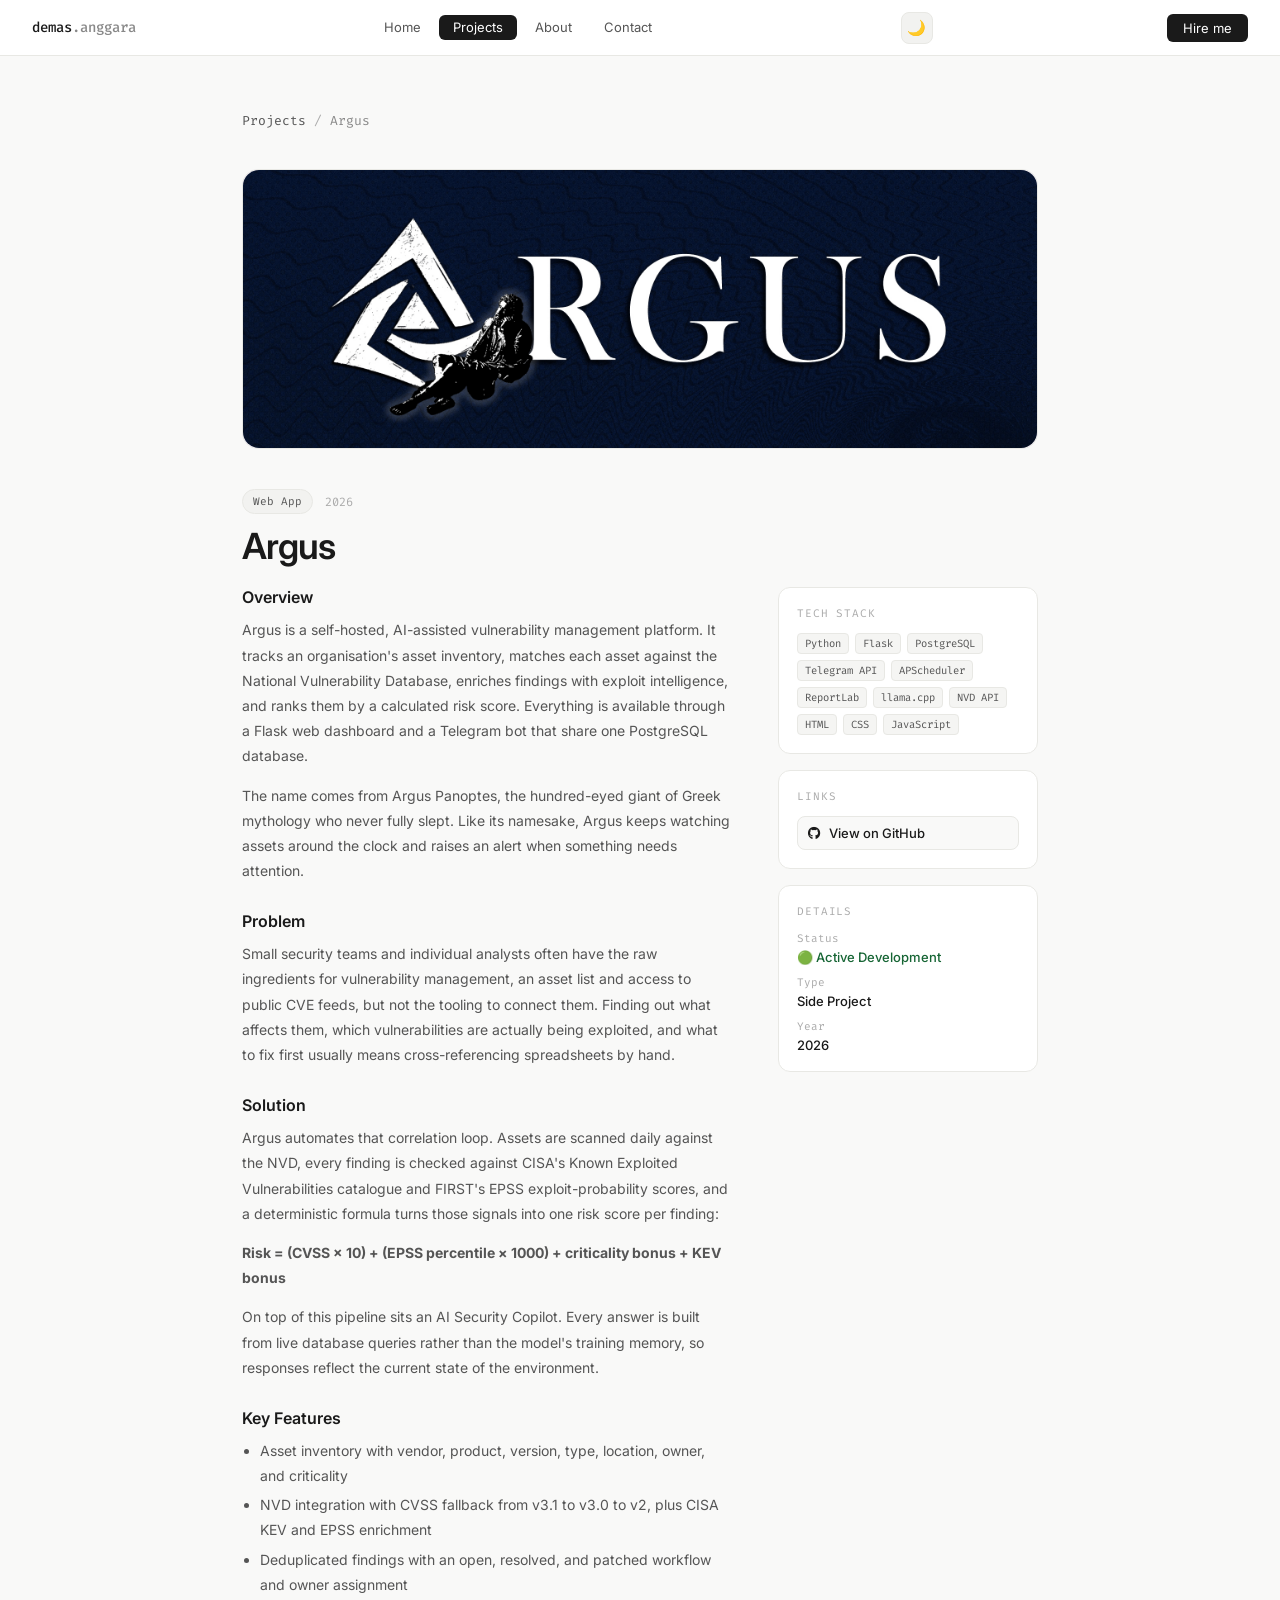
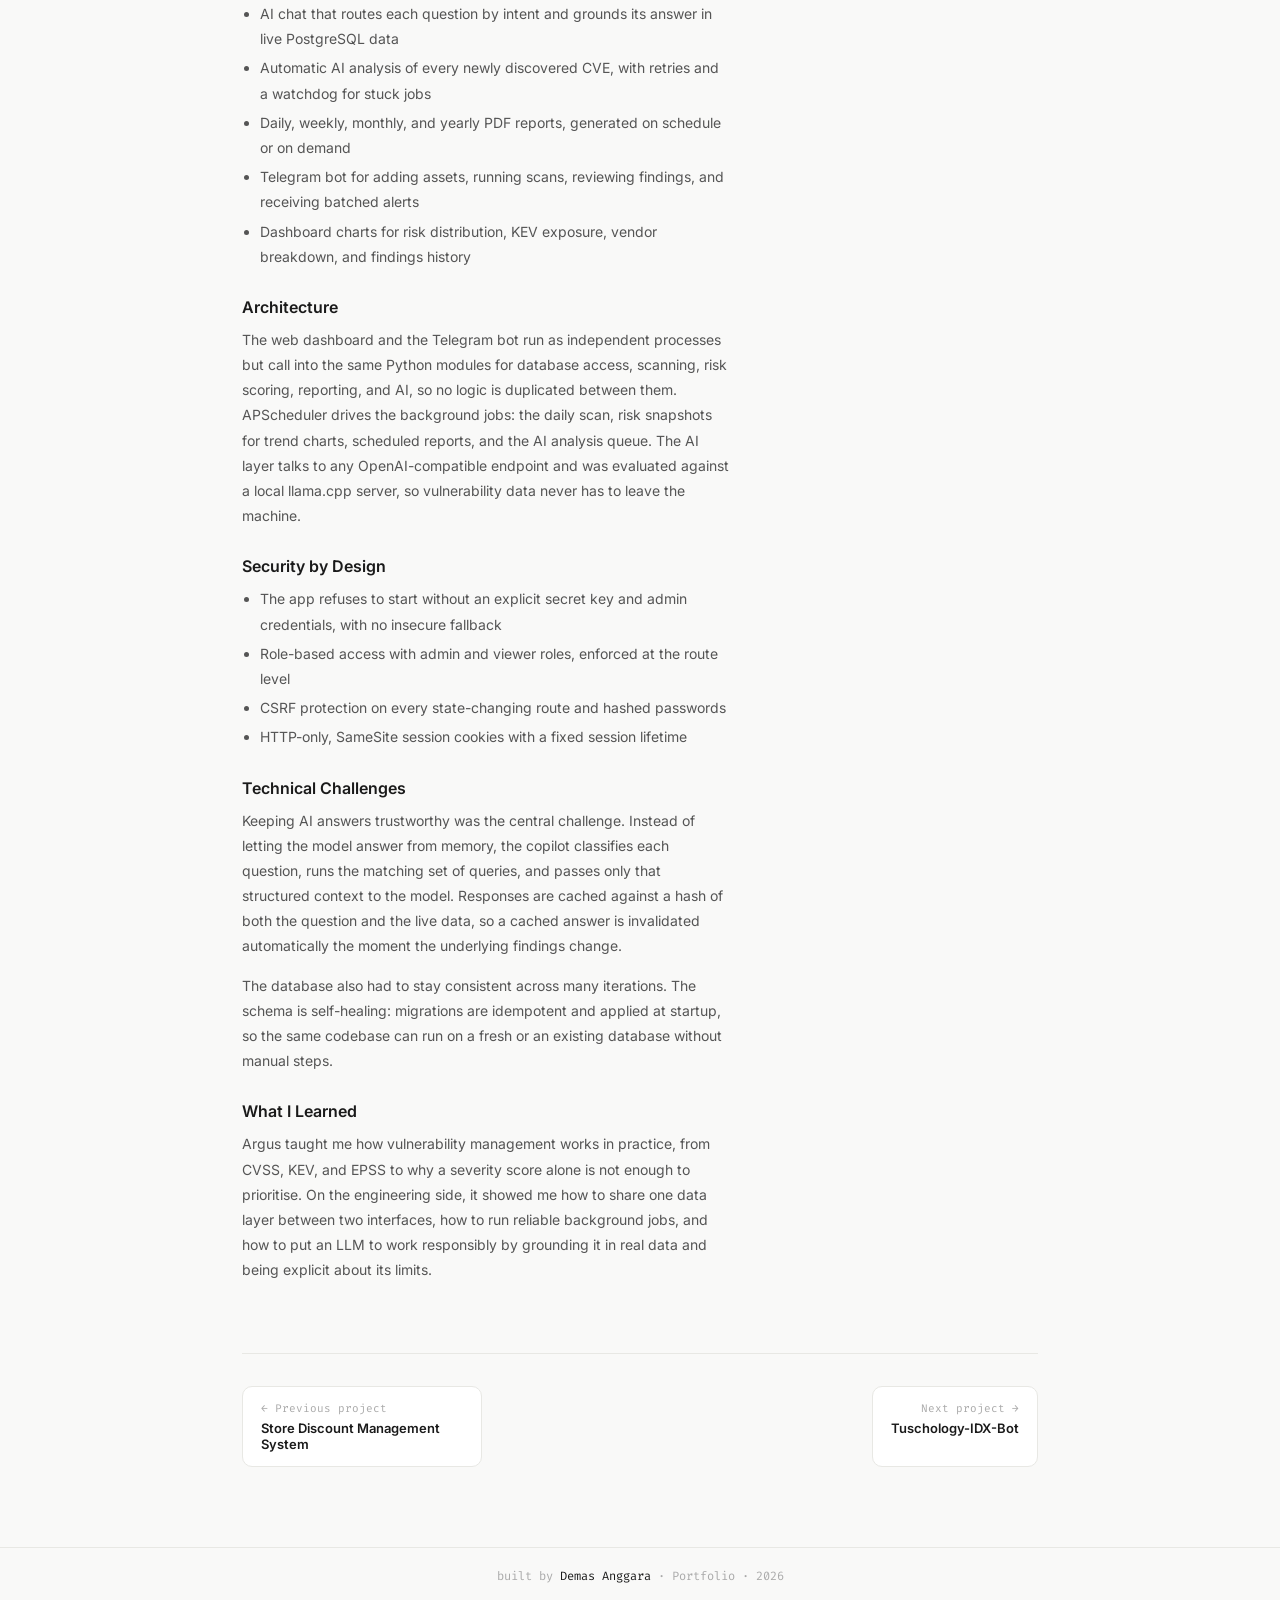
<file: projects/argus.html>
<!DOCTYPE html>
<html lang="en">
<head>
  <meta charset="UTF-8"/>
  <meta name="viewport" content="width=device-width, initial-scale=1.0"/>
  <title>Argus — Demas Anggara</title>
  <link rel="stylesheet" href="../style.css?v=20261120"/>
  <link rel="stylesheet" href="https://cdnjs.cloudflare.com/ajax/libs/font-awesome/6.5.0/css/all.min.css"/>
</head>
<body>

<nav>
  <a class="nav-brand" href="../index.html">demas<em>.anggara</em></a>
  <div class="nav-links" id="nav-links">
    <a class="nav-btn" href="../index.html">Home</a>
    <a class="nav-btn" href="../projects.html">Projects</a>
    <a class="nav-btn" href="../about.html">About</a>
    <a class="nav-btn" href="../contact.html">Contact</a>
  </div>
  <button id="theme-toggle" class="theme-toggle" onclick="toggleTheme()" title="Toggle theme">🌙</button>
  <a class="nav-hire" href="../contact.html">Hire me</a>
  <button class="hamburger" id="hamburger" onclick="toggleMenu()" aria-label="Toggle menu">
    <span></span>
    <span></span>
    <span></span>
  </button>
</nav>

<div class="project-detail">

  <div class="breadcrumb">
    <a href="../projects.html">Projects</a>
    <span class="breadcrumb-sep">/</span>
    <span>Argus</span>
  </div>

  <div class="project-hero c2"><img src="../assets/argus.jpg" alt="Argus"/></div>

  <div class="project-meta-row">
    <span class="project-cat-badge">Web App</span>
    <span class="project-year">2026</span>
  </div>
  <h1>Argus</h1>

  <div class="project-layout">
    <div class="project-body">

      <h3>Overview</h3>
      <p>Argus is a self-hosted, AI-assisted vulnerability management platform. It tracks an organisation's asset inventory, matches each asset against the National Vulnerability Database, enriches findings with exploit intelligence, and ranks them by a calculated risk score. Everything is available through a Flask web dashboard and a Telegram bot that share one PostgreSQL database.</p>
      <p>The name comes from Argus Panoptes, the hundred-eyed giant of Greek mythology who never fully slept. Like its namesake, Argus keeps watching assets around the clock and raises an alert when something needs attention.</p>

      <h3>Problem</h3>
      <p>Small security teams and individual analysts often have the raw ingredients for vulnerability management, an asset list and access to public CVE feeds, but not the tooling to connect them. Finding out what affects them, which vulnerabilities are actually being exploited, and what to fix first usually means cross-referencing spreadsheets by hand.</p>

      <h3>Solution</h3>
      <p>Argus automates that correlation loop. Assets are scanned daily against the NVD, every finding is checked against CISA's Known Exploited Vulnerabilities catalogue and FIRST's EPSS exploit-probability scores, and a deterministic formula turns those signals into one risk score per finding:</p>
      <p><strong>Risk = (CVSS × 10) + (EPSS percentile × 1000) + criticality bonus + KEV bonus</strong></p>
      <p>On top of this pipeline sits an AI Security Copilot. Every answer is built from live database queries rather than the model's training memory, so responses reflect the current state of the environment.</p>

      <h3>Key Features</h3>
      <ul>
        <li>Asset inventory with vendor, product, version, type, location, owner, and criticality</li>
        <li>NVD integration with CVSS fallback from v3.1 to v3.0 to v2, plus CISA KEV and EPSS enrichment</li>
        <li>Deduplicated findings with an open, resolved, and patched workflow and owner assignment</li>
        <li>AI chat that routes each question by intent and grounds its answer in live PostgreSQL data</li>
        <li>Automatic AI analysis of every newly discovered CVE, with retries and a watchdog for stuck jobs</li>
        <li>Daily, weekly, monthly, and yearly PDF reports, generated on schedule or on demand</li>
        <li>Telegram bot for adding assets, running scans, reviewing findings, and receiving batched alerts</li>
        <li>Dashboard charts for risk distribution, KEV exposure, vendor breakdown, and findings history</li>
      </ul>

      <h3>Architecture</h3>
      <p>The web dashboard and the Telegram bot run as independent processes but call into the same Python modules for database access, scanning, risk scoring, reporting, and AI, so no logic is duplicated between them. APScheduler drives the background jobs: the daily scan, risk snapshots for trend charts, scheduled reports, and the AI analysis queue. The AI layer talks to any OpenAI-compatible endpoint and was evaluated against a local llama.cpp server, so vulnerability data never has to leave the machine.</p>

      <h3>Security by Design</h3>
      <ul>
        <li>The app refuses to start without an explicit secret key and admin credentials, with no insecure fallback</li>
        <li>Role-based access with admin and viewer roles, enforced at the route level</li>
        <li>CSRF protection on every state-changing route and hashed passwords</li>
        <li>HTTP-only, SameSite session cookies with a fixed session lifetime</li>
      </ul>

      <h3>Technical Challenges</h3>
      <p>Keeping AI answers trustworthy was the central challenge. Instead of letting the model answer from memory, the copilot classifies each question, runs the matching set of queries, and passes only that structured context to the model. Responses are cached against a hash of both the question and the live data, so a cached answer is invalidated automatically the moment the underlying findings change.</p>
      <p>The database also had to stay consistent across many iterations. The schema is self-healing: migrations are idempotent and applied at startup, so the same codebase can run on a fresh or an existing database without manual steps.</p>

      <h3>What I Learned</h3>
      <p>Argus taught me how vulnerability management works in practice, from CVSS, KEV, and EPSS to why a severity score alone is not enough to prioritise. On the engineering side, it showed me how to share one data layer between two interfaces, how to run reliable background jobs, and how to put an LLM to work responsibly by grounding it in real data and being explicit about its limits.</p>

    </div>

    <div class="project-sidebar">
      <div class="sidebar-card">
        <div class="sidebar-card-title">Tech Stack</div>
        <div class="sidebar-tags">
          <span class="tag">Python</span>
          <span class="tag">Flask</span>
          <span class="tag">PostgreSQL</span>
          <span class="tag">Telegram API</span>
          <span class="tag">APScheduler</span>
          <span class="tag">ReportLab</span>
          <span class="tag">llama.cpp</span>
          <span class="tag">NVD API</span>
          <span class="tag">HTML</span>
          <span class="tag">CSS</span>
          <span class="tag">JavaScript</span>
        </div>
      </div>

      <div class="sidebar-card">
        <div class="sidebar-card-title">Links</div>
        <div class="sidebar-links">
          <!-- TODO: replace with the repository URL -->
          <a class="sidebar-link" href="https://github.com/demuuus/argus" target="_blank">
            <i class="fa-brands fa-github"></i> View on GitHub
          </a>
        </div>
      </div>

      <div class="sidebar-card">
        <div class="sidebar-card-title">Details</div>
        <div class="detail-list">
          <div>
            <div class="detail-label">Status</div>
            <div class="detail-value status-live">🟢 Active Development</div>
          </div>
          <div>
            <div class="detail-label">Type</div>
            <div class="detail-value">Side Project</div>
          </div>
          <div>
            <div class="detail-label">Year</div>
            <div class="detail-value">2026</div>
          </div>
        </div>
      </div>
    </div>
  </div>

  <div class="project-nav">
    <a class="project-nav-btn" href="crud-python-store.html">
      <span class="project-nav-label">← Previous project</span>
      <span class="project-nav-title">Store Discount Management System</span>
    </a>
    <a class="project-nav-btn right" href="tuschology-idx-bot.html">
      <span class="project-nav-label">Next project →</span>
      <span class="project-nav-title">Tuschology-IDX-Bot</span>
    </a>
  </div>

</div>

<footer>built by <span>Demas Anggara</span> · Portfolio · 2026</footer>
<script src="../script.js?v=20261120"></script>
</body>
</html>
</file>
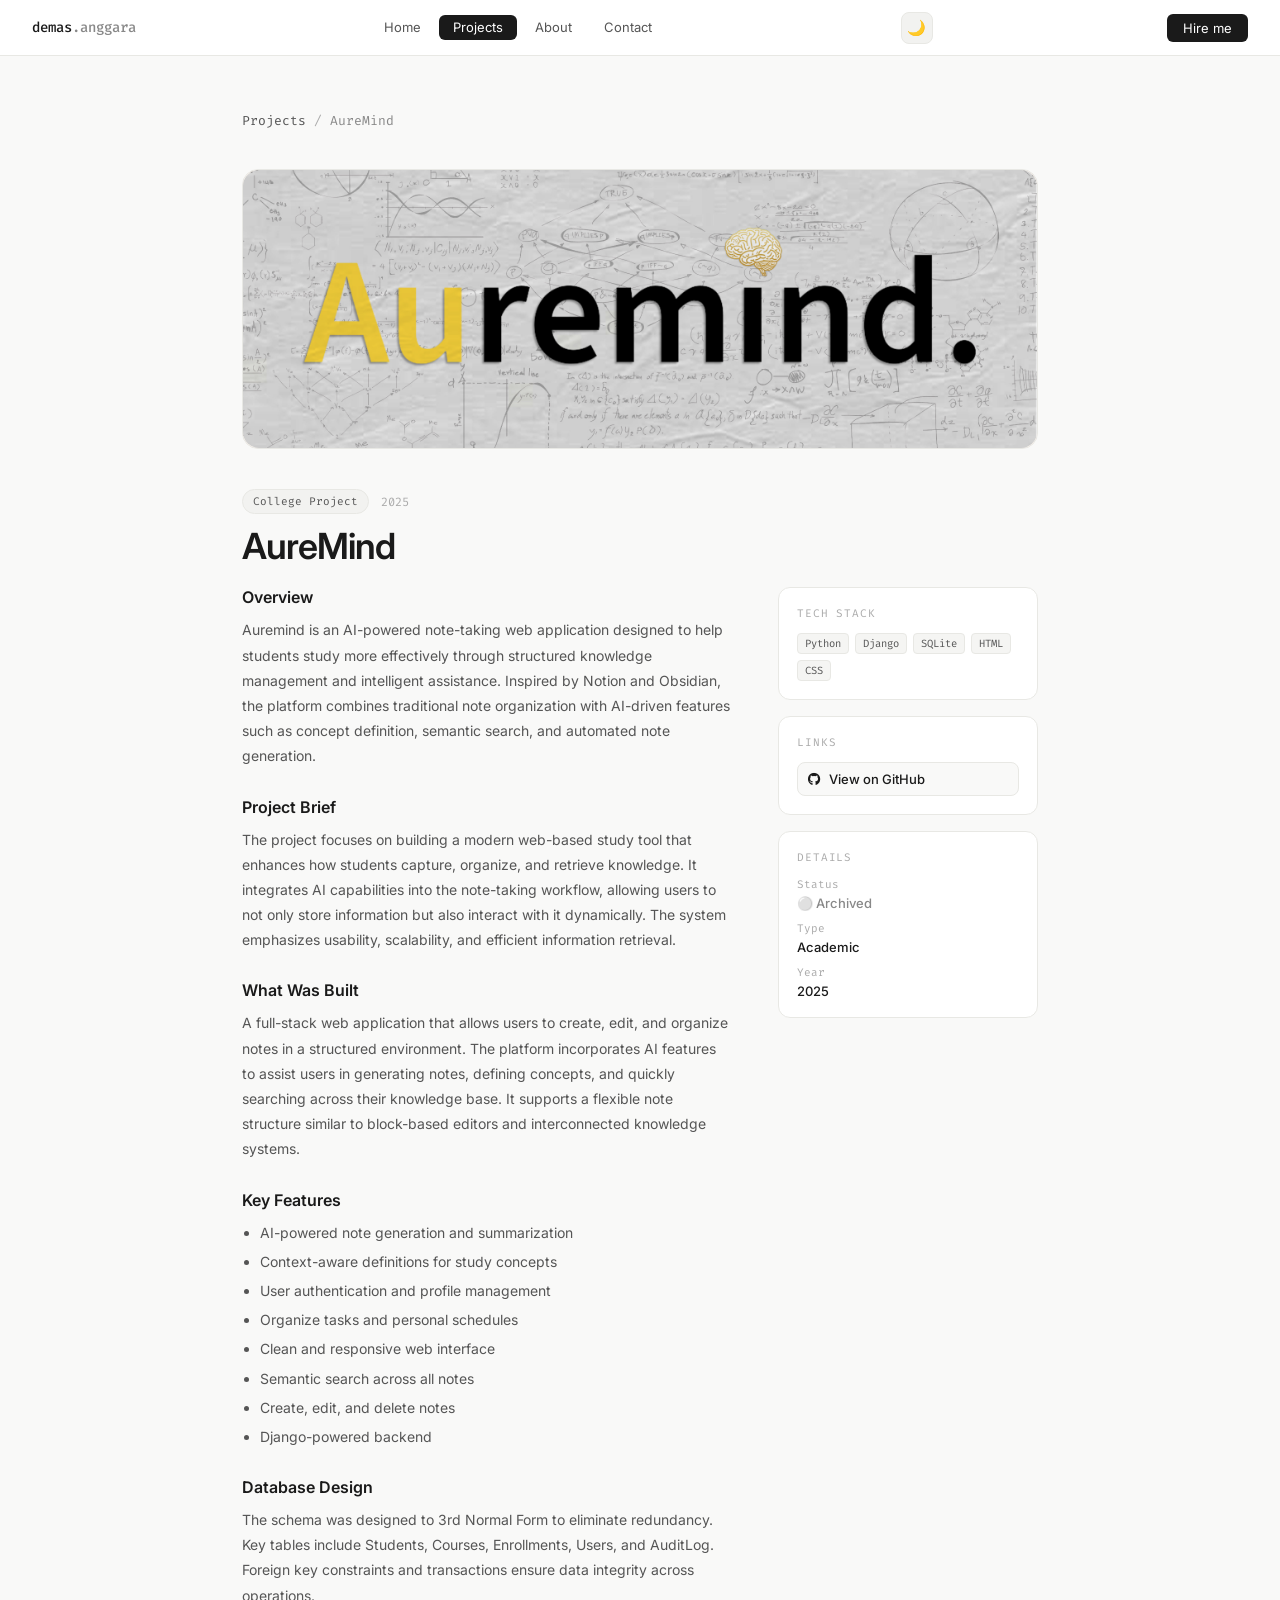
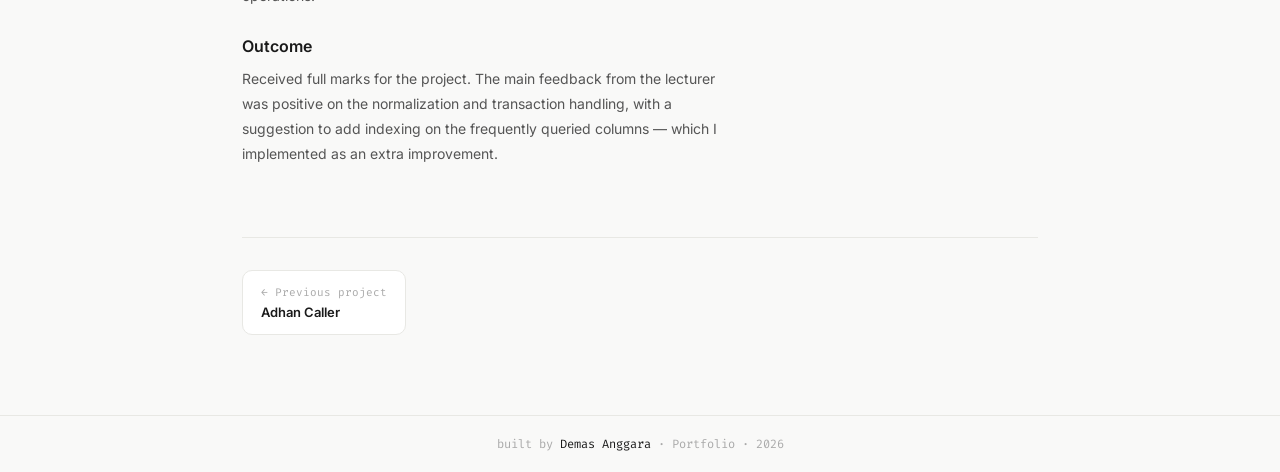
<file: projects/auremind.html>
<!DOCTYPE html>
<html lang="en">
<head>
  <meta charset="UTF-8"/>
  <meta name="viewport" content="width=device-width, initial-scale=1.0"/>
  <title>AureMind — Demas Anggara</title>
  <link rel="stylesheet" href="../style.css?v=20261120"/>
  <link rel="stylesheet" href="https://cdnjs.cloudflare.com/ajax/libs/font-awesome/6.5.0/css/all.min.css"/>
</head>
<body>

<nav>
  <a class="nav-brand" href="../index.html">demas<em>.anggara</em></a>
  <div class="nav-links" id="nav-links">
    <a class="nav-btn" href="../index.html">Home</a>
    <a class="nav-btn" href="../projects.html">Projects</a>
    <a class="nav-btn" href="../about.html">About</a>
    <a class="nav-btn" href="../contact.html">Contact</a>
  </div>
  <button id="theme-toggle" class="theme-toggle" onclick="toggleTheme()" title="Toggle theme">🌙</button>
  <a class="nav-hire" href="../contact.html">Hire me</a>
  <button class="hamburger" id="hamburger" onclick="toggleMenu()" aria-label="Toggle menu">
    <span></span>
    <span></span>
    <span></span>
  </button>
</nav>

<div class="project-detail">

  <div class="breadcrumb">
    <a href="../projects.html">Projects</a>
    <span class="breadcrumb-sep">/</span>
    <span>AureMind</span>
  </div>

  <div class="project-hero c4"><img src="../assets/auremind_bg.jpg" alt="AureMind"/></div>

  <div class="project-meta-row">
    <span class="project-cat-badge">College Project</span>
    <span class="project-year">2025</span>
  </div>
  <h1>AureMind</h1>

  <div class="project-layout">
    <div class="project-body">

      <h3>Overview</h3>
      <p>Auremind is an AI-powered note-taking web application designed to help students study more effectively through structured knowledge management and intelligent assistance. Inspired by Notion and Obsidian, the platform combines traditional note organization with AI-driven features such as concept definition, semantic search, and automated note generation.</p>

      <h3>Project Brief</h3>
      <p>The project focuses on building a modern web-based study tool that enhances how students capture, organize, and retrieve knowledge. It integrates AI capabilities into the note-taking workflow, allowing users to not only store information but also interact with it dynamically. The system emphasizes usability, scalability, and efficient information retrieval.</p>

      <h3>What Was Built</h3>
      <p>A full-stack web application that allows users to create, edit, and organize notes in a structured environment. The platform incorporates AI features to assist users in generating notes, defining concepts, and quickly searching across their knowledge base. It supports a flexible note structure similar to block-based editors and interconnected knowledge systems.</p>

      <h3>Key Features</h3>
      <ul>
        <li>AI-powered note generation and summarization</li>
        <li>Context-aware definitions for study concepts</li>
        <li>User authentication and profile management</li>
        <li>Organize tasks and personal schedules</li>
        <li>Clean and responsive web interface</li>
        <li>Semantic search across all notes</li>
        <li>Create, edit, and delete notes</li>
        <li>Django-powered backend</li>
      </ul>

      <h3>Database Design</h3>
      <p>The schema was designed to 3rd Normal Form to eliminate redundancy. Key tables include Students, Courses, Enrollments, Users, and AuditLog. Foreign key constraints and transactions ensure data integrity across operations.</p>

      <h3>Outcome</h3>
      <p>Received full marks for the project. The main feedback from the lecturer was positive on the normalization and transaction handling, with a suggestion to add indexing on the frequently queried columns — which I implemented as an extra improvement.</p>

    </div>

    <div class="project-sidebar">
      <div class="sidebar-card">
        <div class="sidebar-card-title">Tech Stack</div>
        <div class="sidebar-tags">
          <span class="tag">Python</span>
          <span class="tag">Django</span>
          <span class="tag">SQLite</span>
          <span class="tag">HTML</span>
          <span class="tag">CSS</span>
        </div>
      </div>

      <div class="sidebar-card">
        <div class="sidebar-card-title">Links</div>
        <div class="sidebar-links">
          <a class="sidebar-link" href="https://github.com/demuuus/AureMind" target="_blank">
            <i class="fa-brands fa-github"></i> View on GitHub
          </a>
        </div>
      </div>

      <div class="sidebar-card">
        <div class="sidebar-card-title">Details</div>
        <div class="detail-list">
          <div>
            <div class="detail-label">Status</div>
            <div class="detail-value status-archived">⚪ Archived</div>
          </div>
          <div>
            <div class="detail-label">Type</div>
            <div class="detail-value">Academic</div>
          </div>
          <div>
            <div class="detail-label">Year</div>
            <div class="detail-value">2025</div>
          </div>
        </div>
      </div>
    </div>
  </div>

  <div class="project-nav">
    <a class="project-nav-btn" href="adhan-caller.html">
      <span class="project-nav-label">← Previous project</span>
      <span class="project-nav-title">Adhan Caller</span>
    </a>
  </div>

</div>

<footer>built by <span>Demas Anggara</span> · Portfolio · 2026</footer>
<script src="../script.js?v=20261120"></script>
</body>
</html>
</file>
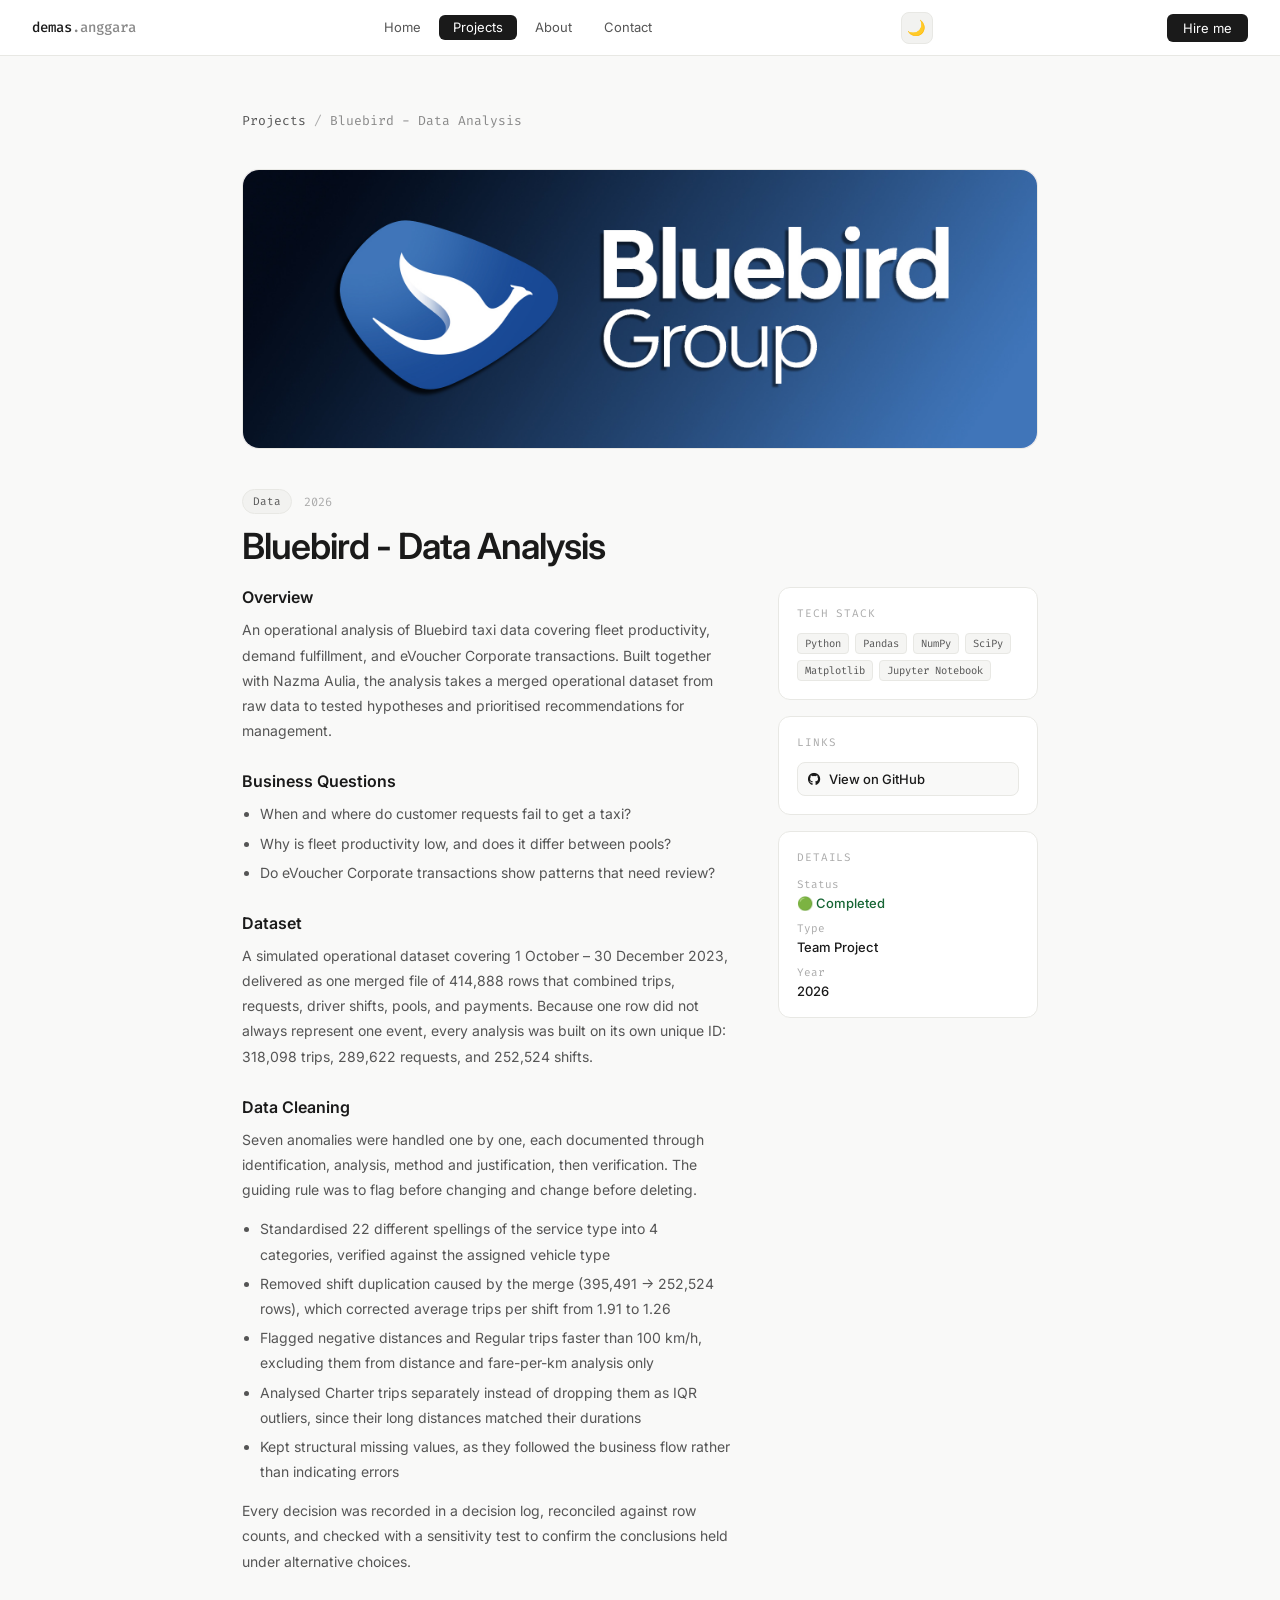
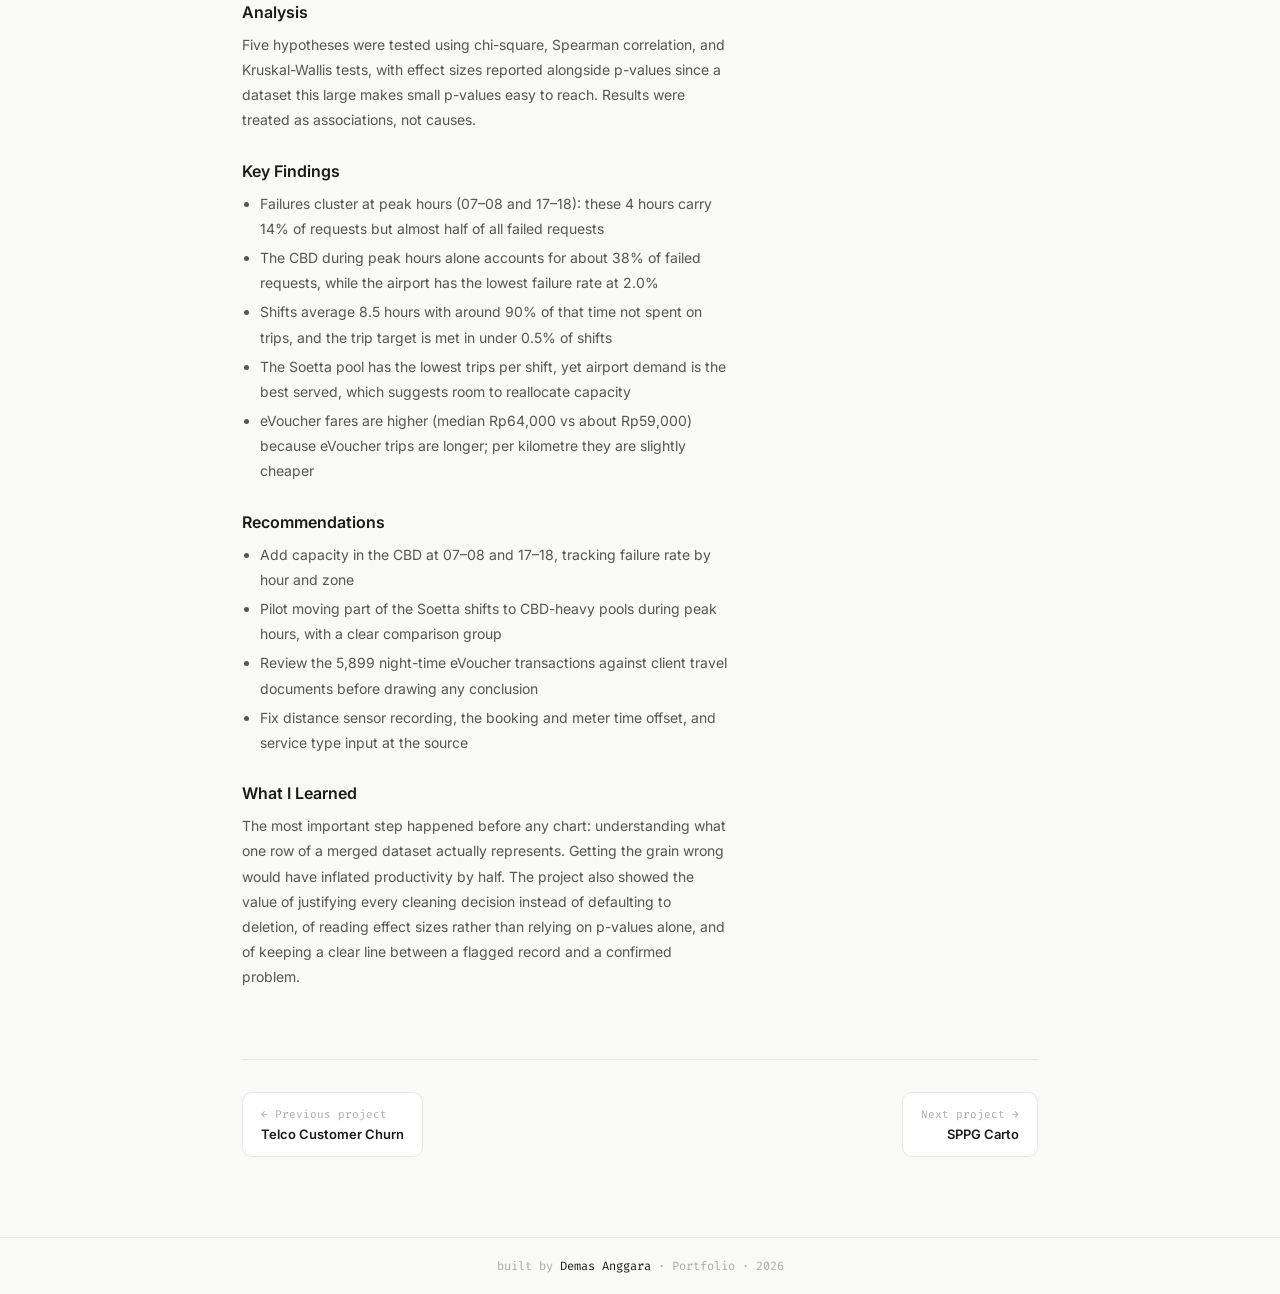
<file: projects/bluebird-analysis.html>
<!DOCTYPE html>
<html lang="en">
<head>
  <meta charset="UTF-8"/>
  <meta name="viewport" content="width=device-width, initial-scale=1.0"/>
  <title>Bluebird Analysis — Demas Anggara</title>
  <link rel="stylesheet" href="../style.css?v=20261120"/>
  <link rel="stylesheet" href="https://cdnjs.cloudflare.com/ajax/libs/font-awesome/6.5.0/css/all.min.css"/>
</head>
<body>

<nav>
  <a class="nav-brand" href="../index.html">demas<em>.anggara</em></a>
  <div class="nav-links" id="nav-links">
    <a class="nav-btn" href="../index.html">Home</a>
    <a class="nav-btn" href="../projects.html">Projects</a>
    <a class="nav-btn" href="../about.html">About</a>
    <a class="nav-btn" href="../contact.html">Contact</a>
  </div>
  <button id="theme-toggle" class="theme-toggle" onclick="toggleTheme()" title="Toggle theme">🌙</button>
  <a class="nav-hire" href="../contact.html">Hire me</a>
  <button class="hamburger" id="hamburger" onclick="toggleMenu()" aria-label="Toggle menu">
    <span></span>
    <span></span>
    <span></span>
  </button>
</nav>

<div class="project-detail">

  <div class="breadcrumb">
    <a href="../projects.html">Projects</a>
    <span class="breadcrumb-sep">/</span>
    <span>Bluebird - Data Analysis</span>
  </div>

  <div class="project-hero c2"><img src="../assets/bluebird.jpg" alt="Bluebird"/></div>

  <div class="project-meta-row">
    <span class="project-cat-badge">Data</span>
    <span class="project-year">2026</span>
  </div>
  <h1>Bluebird - Data Analysis</h1>

  <div class="project-layout">
    <div class="project-body">

      <h3>Overview</h3>
      <p>An operational analysis of Bluebird taxi data covering fleet productivity, demand fulfillment, and eVoucher Corporate transactions. Built together with Nazma Aulia, the analysis takes a merged operational dataset from raw data to tested hypotheses and prioritised recommendations for management.</p>

      <h3>Business Questions</h3>
      <ul>
        <li>When and where do customer requests fail to get a taxi?</li>
        <li>Why is fleet productivity low, and does it differ between pools?</li>
        <li>Do eVoucher Corporate transactions show patterns that need review?</li>
      </ul>

      <h3>Dataset</h3>
      <p>A simulated operational dataset covering 1 October – 30 December 2023, delivered as one merged file of 414,888 rows that combined trips, requests, driver shifts, pools, and payments. Because one row did not always represent one event, every analysis was built on its own unique ID: 318,098 trips, 289,622 requests, and 252,524 shifts.</p>

      <h3>Data Cleaning</h3>
      <p>Seven anomalies were handled one by one, each documented through identification, analysis, method and justification, then verification. The guiding rule was to flag before changing and change before deleting.</p>
      <ul>
        <li>Standardised 22 different spellings of the service type into 4 categories, verified against the assigned vehicle type</li>
        <li>Removed shift duplication caused by the merge (395,491 → 252,524 rows), which corrected average trips per shift from 1.91 to 1.26</li>
        <li>Flagged negative distances and Regular trips faster than 100 km/h, excluding them from distance and fare-per-km analysis only</li>
        <li>Analysed Charter trips separately instead of dropping them as IQR outliers, since their long distances matched their durations</li>
        <li>Kept structural missing values, as they followed the business flow rather than indicating errors</li>
      </ul>
      <p>Every decision was recorded in a decision log, reconciled against row counts, and checked with a sensitivity test to confirm the conclusions held under alternative choices.</p>

      <h3>Analysis</h3>
      <p>Five hypotheses were tested using chi-square, Spearman correlation, and Kruskal-Wallis tests, with effect sizes reported alongside p-values since a dataset this large makes small p-values easy to reach. Results were treated as associations, not causes.</p>

      <h3>Key Findings</h3>
      <ul>
        <li>Failures cluster at peak hours (07–08 and 17–18): these 4 hours carry 14% of requests but almost half of all failed requests</li>
        <li>The CBD during peak hours alone accounts for about 38% of failed requests, while the airport has the lowest failure rate at 2.0%</li>
        <li>Shifts average 8.5 hours with around 90% of that time not spent on trips, and the trip target is met in under 0.5% of shifts</li>
        <li>The Soetta pool has the lowest trips per shift, yet airport demand is the best served, which suggests room to reallocate capacity</li>
        <li>eVoucher fares are higher (median Rp64,000 vs about Rp59,000) because eVoucher trips are longer; per kilometre they are slightly cheaper</li>
      </ul>

      <h3>Recommendations</h3>
      <ul>
        <li>Add capacity in the CBD at 07–08 and 17–18, tracking failure rate by hour and zone</li>
        <li>Pilot moving part of the Soetta shifts to CBD-heavy pools during peak hours, with a clear comparison group</li>
        <li>Review the 5,899 night-time eVoucher transactions against client travel documents before drawing any conclusion</li>
        <li>Fix distance sensor recording, the booking and meter time offset, and service type input at the source</li>
      </ul>

      <h3>What I Learned</h3>
      <p>The most important step happened before any chart: understanding what one row of a merged dataset actually represents. Getting the grain wrong would have inflated productivity by half. The project also showed the value of justifying every cleaning decision instead of defaulting to deletion, of reading effect sizes rather than relying on p-values alone, and of keeping a clear line between a flagged record and a confirmed problem.</p>

    </div>

    <div class="project-sidebar">
      <div class="sidebar-card">
        <div class="sidebar-card-title">Tech Stack</div>
        <div class="sidebar-tags">
          <span class="tag">Python</span>
          <span class="tag">Pandas</span>
          <span class="tag">NumPy</span>
          <span class="tag">SciPy</span>
          <span class="tag">Matplotlib</span>
          <span class="tag">Jupyter Notebook</span>
        </div>
      </div>

      <div class="sidebar-card">
        <div class="sidebar-card-title">Links</div>
        <div class="sidebar-links">
          <!-- TODO: replace with the repository URL -->
          <a class="sidebar-link" href="https://github.com/demuuus/data_analysis_blue_bird" target="_blank">
            <i class="fa-brands fa-github"></i> View on GitHub
          </a>
        </div>
      </div>

      <div class="sidebar-card">
        <div class="sidebar-card-title">Details</div>
        <div class="detail-list">
          <div>
            <div class="detail-label">Status</div>
            <div class="detail-value status-live">🟢 Completed</div>
          </div>
          <div>
            <div class="detail-label">Type</div>
            <div class="detail-value">Team Project</div>
          </div>
          <div>
            <div class="detail-label">Year</div>
            <div class="detail-value">2026</div>
          </div>
        </div>
      </div>
    </div>
  </div>

  <div class="project-nav">
    <a class="project-nav-btn" href="telco-churn.html">
      <span class="project-nav-label">← Previous project</span>
      <span class="project-nav-title">Telco Customer Churn</span>
    </a>
    <a class="project-nav-btn right" href="sppg-carto.html">
      <span class="project-nav-label">Next project →</span>
      <span class="project-nav-title">SPPG Carto</span>
    </a>
  </div>

</div>

<footer>built by <span>Demas Anggara</span> · Portfolio · 2026</footer>
<script src="../script.js?v=20261120"></script>
</body>
</html>
</file>
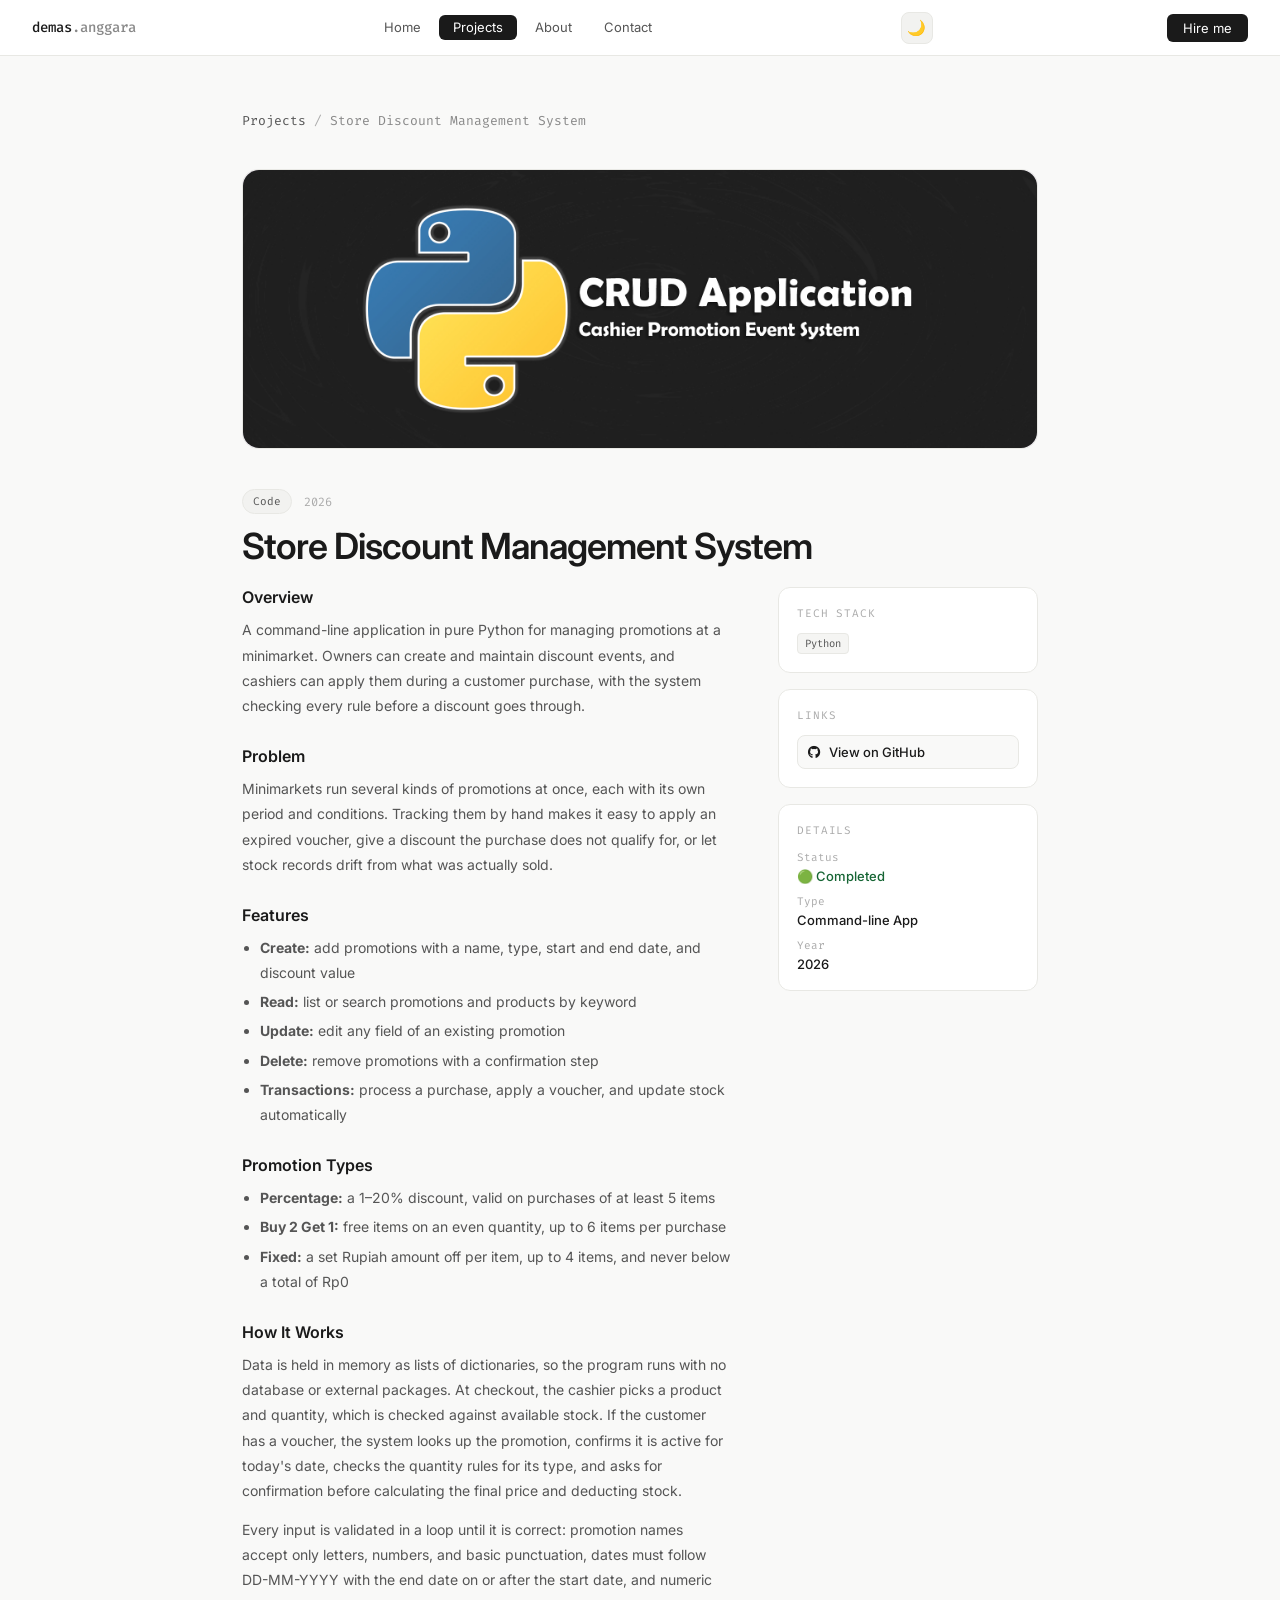
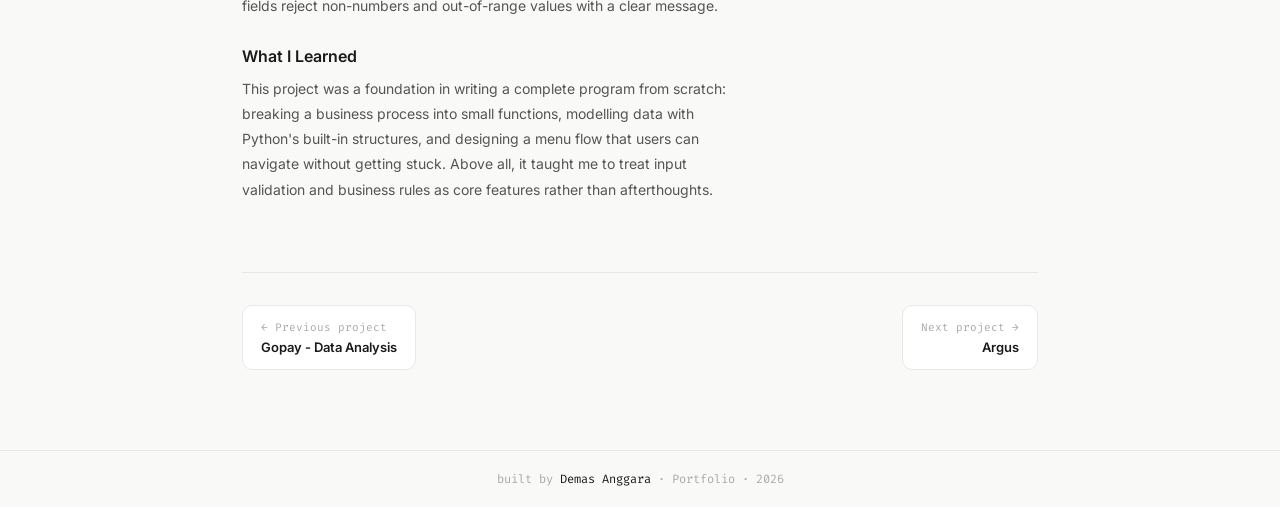
<file: projects/crud-python-store.html>
<!DOCTYPE html>
<html lang="en">
<head>
  <meta charset="UTF-8"/>
  <meta name="viewport" content="width=device-width, initial-scale=1.0"/>
  <title>Store Discount Management System — Demas Anggara</title>
  <link rel="stylesheet" href="../style.css?v=20261120"/>
  <link rel="stylesheet" href="https://cdnjs.cloudflare.com/ajax/libs/font-awesome/6.5.0/css/all.min.css"/>
</head>
<body>

<nav>
  <a class="nav-brand" href="../index.html">demas<em>.anggara</em></a>
  <div class="nav-links" id="nav-links">
    <a class="nav-btn" href="../index.html">Home</a>
    <a class="nav-btn" href="../projects.html">Projects</a>
    <a class="nav-btn" href="../about.html">About</a>
    <a class="nav-btn" href="../contact.html">Contact</a>
  </div>
  <button id="theme-toggle" class="theme-toggle" onclick="toggleTheme()" title="Toggle theme">🌙</button>
  <a class="nav-hire" href="../contact.html">Hire me</a>
  <button class="hamburger" id="hamburger" onclick="toggleMenu()" aria-label="Toggle menu">
    <span></span>
    <span></span>
    <span></span>
  </button>
</nav>

<div class="project-detail">

  <div class="breadcrumb">
    <a href="../projects.html">Projects</a>
    <span class="breadcrumb-sep">/</span>
    <span>Store Discount Management System</span>
  </div>

  <div class="project-hero c2"><img src="../assets/crud_python_store.jpg" alt="Store Discount Management System"/></div>

  <div class="project-meta-row">
    <span class="project-cat-badge">Code</span>
    <span class="project-year">2026</span>
  </div>
  <h1>Store Discount Management System</h1>

  <div class="project-layout">
    <div class="project-body">

      <h3>Overview</h3>
      <p>A command-line application in pure Python for managing promotions at a minimarket. Owners can create and maintain discount events, and cashiers can apply them during a customer purchase, with the system checking every rule before a discount goes through.</p>

      <h3>Problem</h3>
      <p>Minimarkets run several kinds of promotions at once, each with its own period and conditions. Tracking them by hand makes it easy to apply an expired voucher, give a discount the purchase does not qualify for, or let stock records drift from what was actually sold.</p>

      <h3>Features</h3>
      <ul>
        <li><strong>Create:</strong> add promotions with a name, type, start and end date, and discount value</li>
        <li><strong>Read:</strong> list or search promotions and products by keyword</li>
        <li><strong>Update:</strong> edit any field of an existing promotion</li>
        <li><strong>Delete:</strong> remove promotions with a confirmation step</li>
        <li><strong>Transactions:</strong> process a purchase, apply a voucher, and update stock automatically</li>
      </ul>

      <h3>Promotion Types</h3>
      <ul>
        <li><strong>Percentage:</strong> a 1–20% discount, valid on purchases of at least 5 items</li>
        <li><strong>Buy 2 Get 1:</strong> free items on an even quantity, up to 6 items per purchase</li>
        <li><strong>Fixed:</strong> a set Rupiah amount off per item, up to 4 items, and never below a total of Rp0</li>
      </ul>

      <h3>How It Works</h3>
      <p>Data is held in memory as lists of dictionaries, so the program runs with no database or external packages. At checkout, the cashier picks a product and quantity, which is checked against available stock. If the customer has a voucher, the system looks up the promotion, confirms it is active for today's date, checks the quantity rules for its type, and asks for confirmation before calculating the final price and deducting stock.</p>
      <p>Every input is validated in a loop until it is correct: promotion names accept only letters, numbers, and basic punctuation, dates must follow DD-MM-YYYY with the end date on or after the start date, and numeric fields reject non-numbers and out-of-range values with a clear message.</p>

      <h3>What I Learned</h3>
      <p>This project was a foundation in writing a complete program from scratch: breaking a business process into small functions, modelling data with Python's built-in structures, and designing a menu flow that users can navigate without getting stuck. Above all, it taught me to treat input validation and business rules as core features rather than afterthoughts.</p>

    </div>

    <div class="project-sidebar">
      <div class="sidebar-card">
        <div class="sidebar-card-title">Tech Stack</div>
        <div class="sidebar-tags">
          <span class="tag">Python</span>
        </div>
      </div>

      <div class="sidebar-card">
        <div class="sidebar-card-title">Links</div>
        <div class="sidebar-links">
          <a class="sidebar-link" href="https://github.com/demuuus/python_store_promotion_management_system" target="_blank">
            <i class="fa-brands fa-github"></i> View on GitHub
          </a>
        </div>
      </div>

      <div class="sidebar-card">
        <div class="sidebar-card-title">Details</div>
        <div class="detail-list">
          <div>
            <div class="detail-label">Status</div>
            <div class="detail-value status-live">🟢 Completed</div>
          </div>
          <div>
            <div class="detail-label">Type</div>
            <div class="detail-value">Command-line App</div>
          </div>
          <div>
            <div class="detail-label">Year</div>
            <div class="detail-value">2026</div>
          </div>
        </div>
      </div>
    </div>
  </div>

  <div class="project-nav">
    <a class="project-nav-btn" href="gopay-analysis.html">
      <span class="project-nav-label">← Previous project</span>
      <span class="project-nav-title">Gopay - Data Analysis</span>
    </a>
    <a class="project-nav-btn right" href="argus.html">
      <span class="project-nav-label">Next project →</span>
      <span class="project-nav-title">Argus</span>
    </a>
  </div>

</div>

<footer>built by <span>Demas Anggara</span> · Portfolio · 2026</footer>
<script src="../script.js?v=20261120"></script>
</body>
</html>
</file>
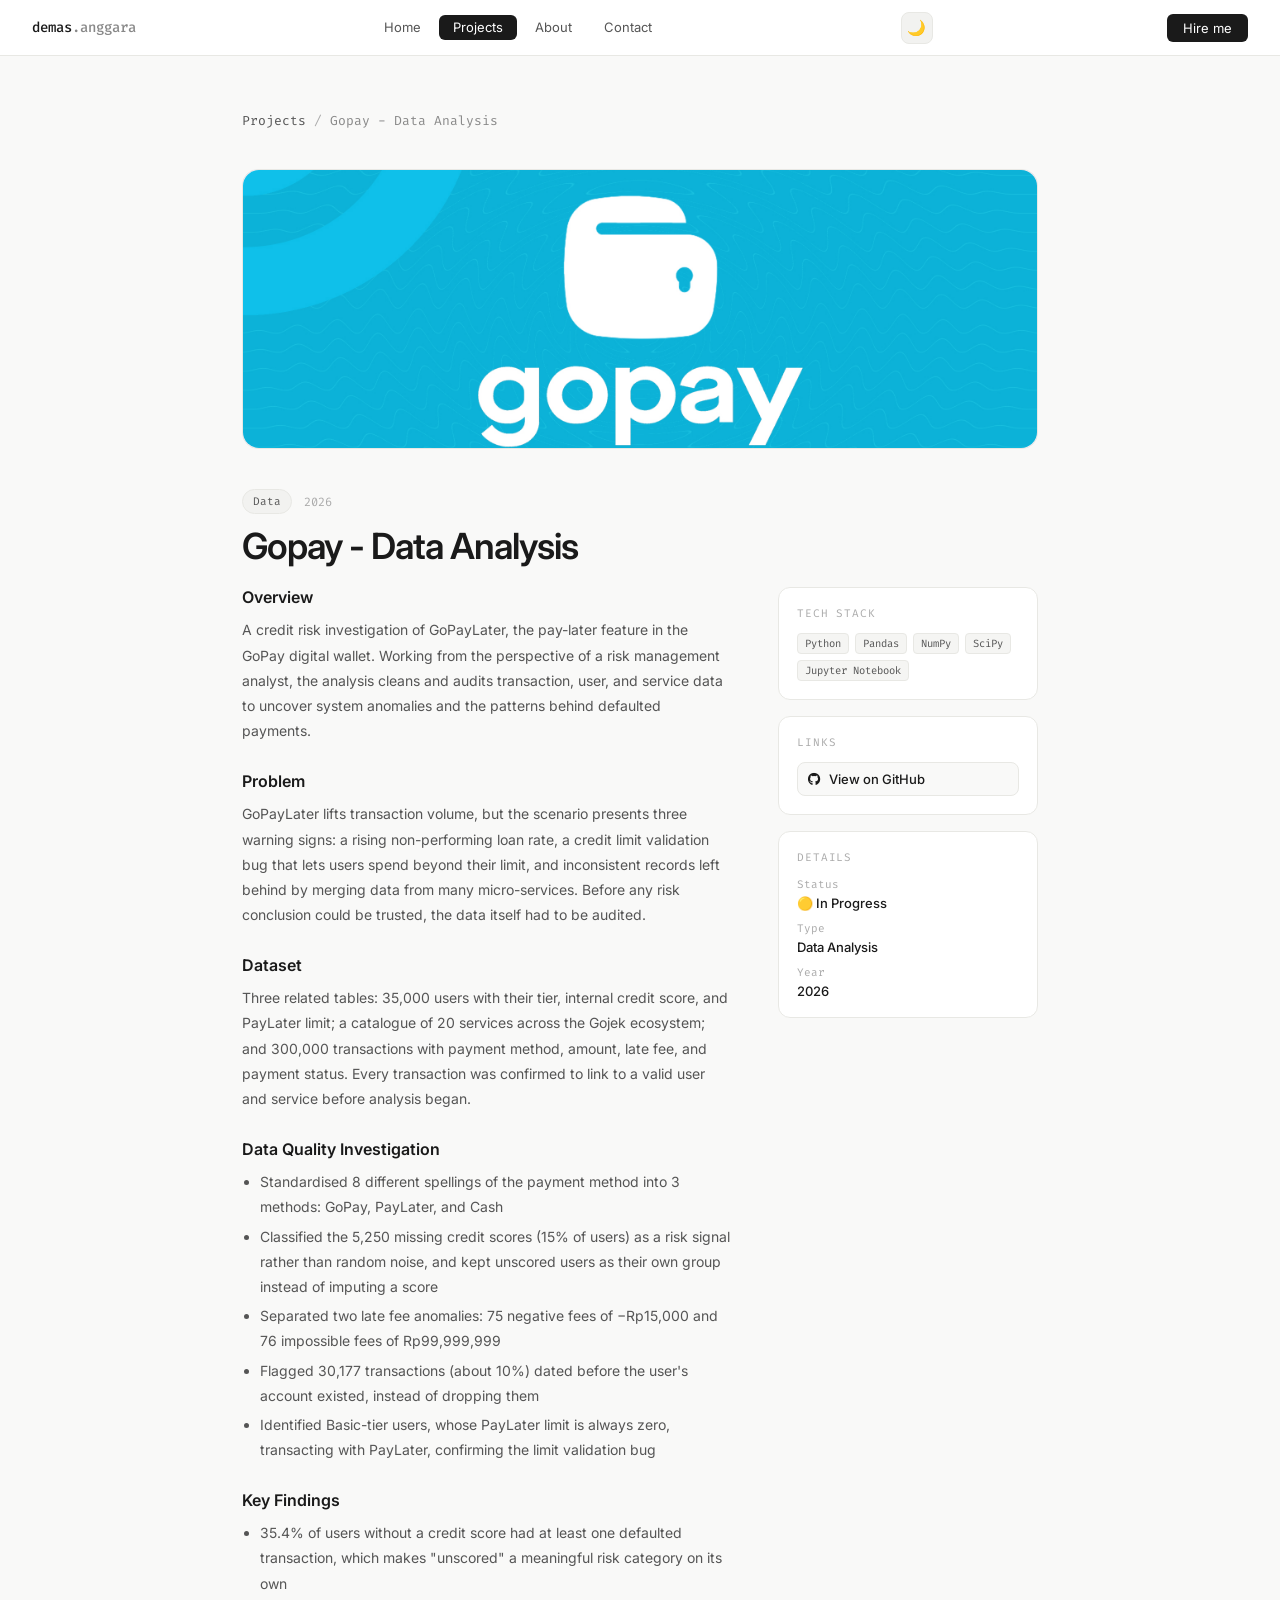
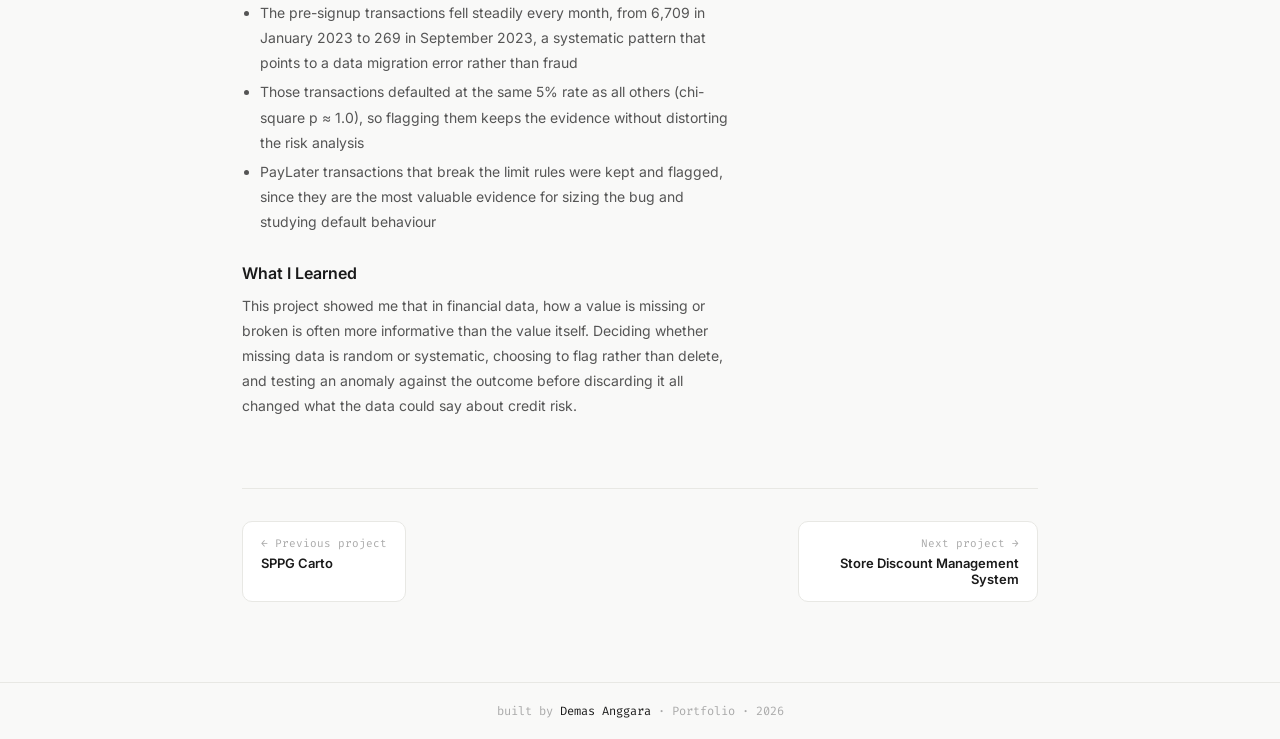
<file: projects/gopay-analysis.html>
<!DOCTYPE html>
<html lang="en">
<head>
  <meta charset="UTF-8"/>
  <meta name="viewport" content="width=device-width, initial-scale=1.0"/>
  <title>Gopay Analysis — Demas Anggara</title>
  <link rel="stylesheet" href="../style.css?v=20261120"/>
  <link rel="stylesheet" href="https://cdnjs.cloudflare.com/ajax/libs/font-awesome/6.5.0/css/all.min.css"/>
</head>
<body>

<nav>
  <a class="nav-brand" href="../index.html">demas<em>.anggara</em></a>
  <div class="nav-links" id="nav-links">
    <a class="nav-btn" href="../index.html">Home</a>
    <a class="nav-btn" href="../projects.html">Projects</a>
    <a class="nav-btn" href="../about.html">About</a>
    <a class="nav-btn" href="../contact.html">Contact</a>
  </div>
  <button id="theme-toggle" class="theme-toggle" onclick="toggleTheme()" title="Toggle theme">🌙</button>
  <a class="nav-hire" href="../contact.html">Hire me</a>
  <button class="hamburger" id="hamburger" onclick="toggleMenu()" aria-label="Toggle menu">
    <span></span>
    <span></span>
    <span></span>
  </button>
</nav>

<div class="project-detail">

  <div class="breadcrumb">
    <a href="../projects.html">Projects</a>
    <span class="breadcrumb-sep">/</span>
    <span>Gopay - Data Analysis</span>
  </div>

  <div class="project-hero c2"><img src="../assets/gopay.jpg" alt="Gopay"/></div>

  <div class="project-meta-row">
    <span class="project-cat-badge">Data</span>
    <span class="project-year">2026</span>
  </div>
  <h1>Gopay - Data Analysis</h1>

  <div class="project-layout">
    <div class="project-body">

      <h3>Overview</h3>
      <p>A credit risk investigation of GoPayLater, the pay-later feature in the GoPay digital wallet. Working from the perspective of a risk management analyst, the analysis cleans and audits transaction, user, and service data to uncover system anomalies and the patterns behind defaulted payments.</p>

      <h3>Problem</h3>
      <p>GoPayLater lifts transaction volume, but the scenario presents three warning signs: a rising non-performing loan rate, a credit limit validation bug that lets users spend beyond their limit, and inconsistent records left behind by merging data from many micro-services. Before any risk conclusion could be trusted, the data itself had to be audited.</p>

      <h3>Dataset</h3>
      <p>Three related tables: 35,000 users with their tier, internal credit score, and PayLater limit; a catalogue of 20 services across the Gojek ecosystem; and 300,000 transactions with payment method, amount, late fee, and payment status. Every transaction was confirmed to link to a valid user and service before analysis began.</p>

      <h3>Data Quality Investigation</h3>
      <ul>
        <li>Standardised 8 different spellings of the payment method into 3 methods: GoPay, PayLater, and Cash</li>
        <li>Classified the 5,250 missing credit scores (15% of users) as a risk signal rather than random noise, and kept unscored users as their own group instead of imputing a score</li>
        <li>Separated two late fee anomalies: 75 negative fees of −Rp15,000 and 76 impossible fees of Rp99,999,999</li>
        <li>Flagged 30,177 transactions (about 10%) dated before the user's account existed, instead of dropping them</li>
        <li>Identified Basic-tier users, whose PayLater limit is always zero, transacting with PayLater, confirming the limit validation bug</li>
      </ul>

      <h3>Key Findings</h3>
      <ul>
        <li>35.4% of users without a credit score had at least one defaulted transaction, which makes "unscored" a meaningful risk category on its own</li>
        <li>The pre-signup transactions fell steadily every month, from 6,709 in January 2023 to 269 in September 2023, a systematic pattern that points to a data migration error rather than fraud</li>
        <li>Those transactions defaulted at the same 5% rate as all others (chi-square p ≈ 1.0), so flagging them keeps the evidence without distorting the risk analysis</li>
        <li>PayLater transactions that break the limit rules were kept and flagged, since they are the most valuable evidence for sizing the bug and studying default behaviour</li>
      </ul>

      <h3>What I Learned</h3>
      <p>This project showed me that in financial data, how a value is missing or broken is often more informative than the value itself. Deciding whether missing data is random or systematic, choosing to flag rather than delete, and testing an anomaly against the outcome before discarding it all changed what the data could say about credit risk.</p>

    </div>

    <div class="project-sidebar">
      <div class="sidebar-card">
        <div class="sidebar-card-title">Tech Stack</div>
        <div class="sidebar-tags">
          <span class="tag">Python</span>
          <span class="tag">Pandas</span>
          <span class="tag">NumPy</span>
          <span class="tag">SciPy</span>
          <span class="tag">Jupyter Notebook</span>
        </div>
      </div>

      <div class="sidebar-card">
        <div class="sidebar-card-title">Links</div>
        <div class="sidebar-links">
          <!-- TODO: replace with the repository URL -->
          <a class="sidebar-link" href="https://github.com/demuuus/data_analysis_report_gopay" target="_blank">
            <i class="fa-brands fa-github"></i> View on GitHub
          </a>
        </div>
      </div>

      <div class="sidebar-card">
        <div class="sidebar-card-title">Details</div>
        <div class="detail-list">
          <div>
            <div class="detail-label">Status</div>
            <div class="detail-value">🟡 In Progress</div>
          </div>
          <div>
            <div class="detail-label">Type</div>
            <div class="detail-value">Data Analysis</div>
          </div>
          <div>
            <div class="detail-label">Year</div>
            <div class="detail-value">2026</div>
          </div>
        </div>
      </div>
    </div>
  </div>

  <div class="project-nav">
    <a class="project-nav-btn" href="sppg-carto.html">
      <span class="project-nav-label">← Previous project</span>
      <span class="project-nav-title">SPPG Carto</span>
    </a>
    <a class="project-nav-btn right" href="crud-python-store.html">
      <span class="project-nav-label">Next project →</span>
      <span class="project-nav-title">Store Discount Management System</span>
    </a>
  </div>

</div>

<footer>built by <span>Demas Anggara</span> · Portfolio · 2026</footer>
<script src="../script.js?v=20261120"></script>
</body>
</html>
</file>
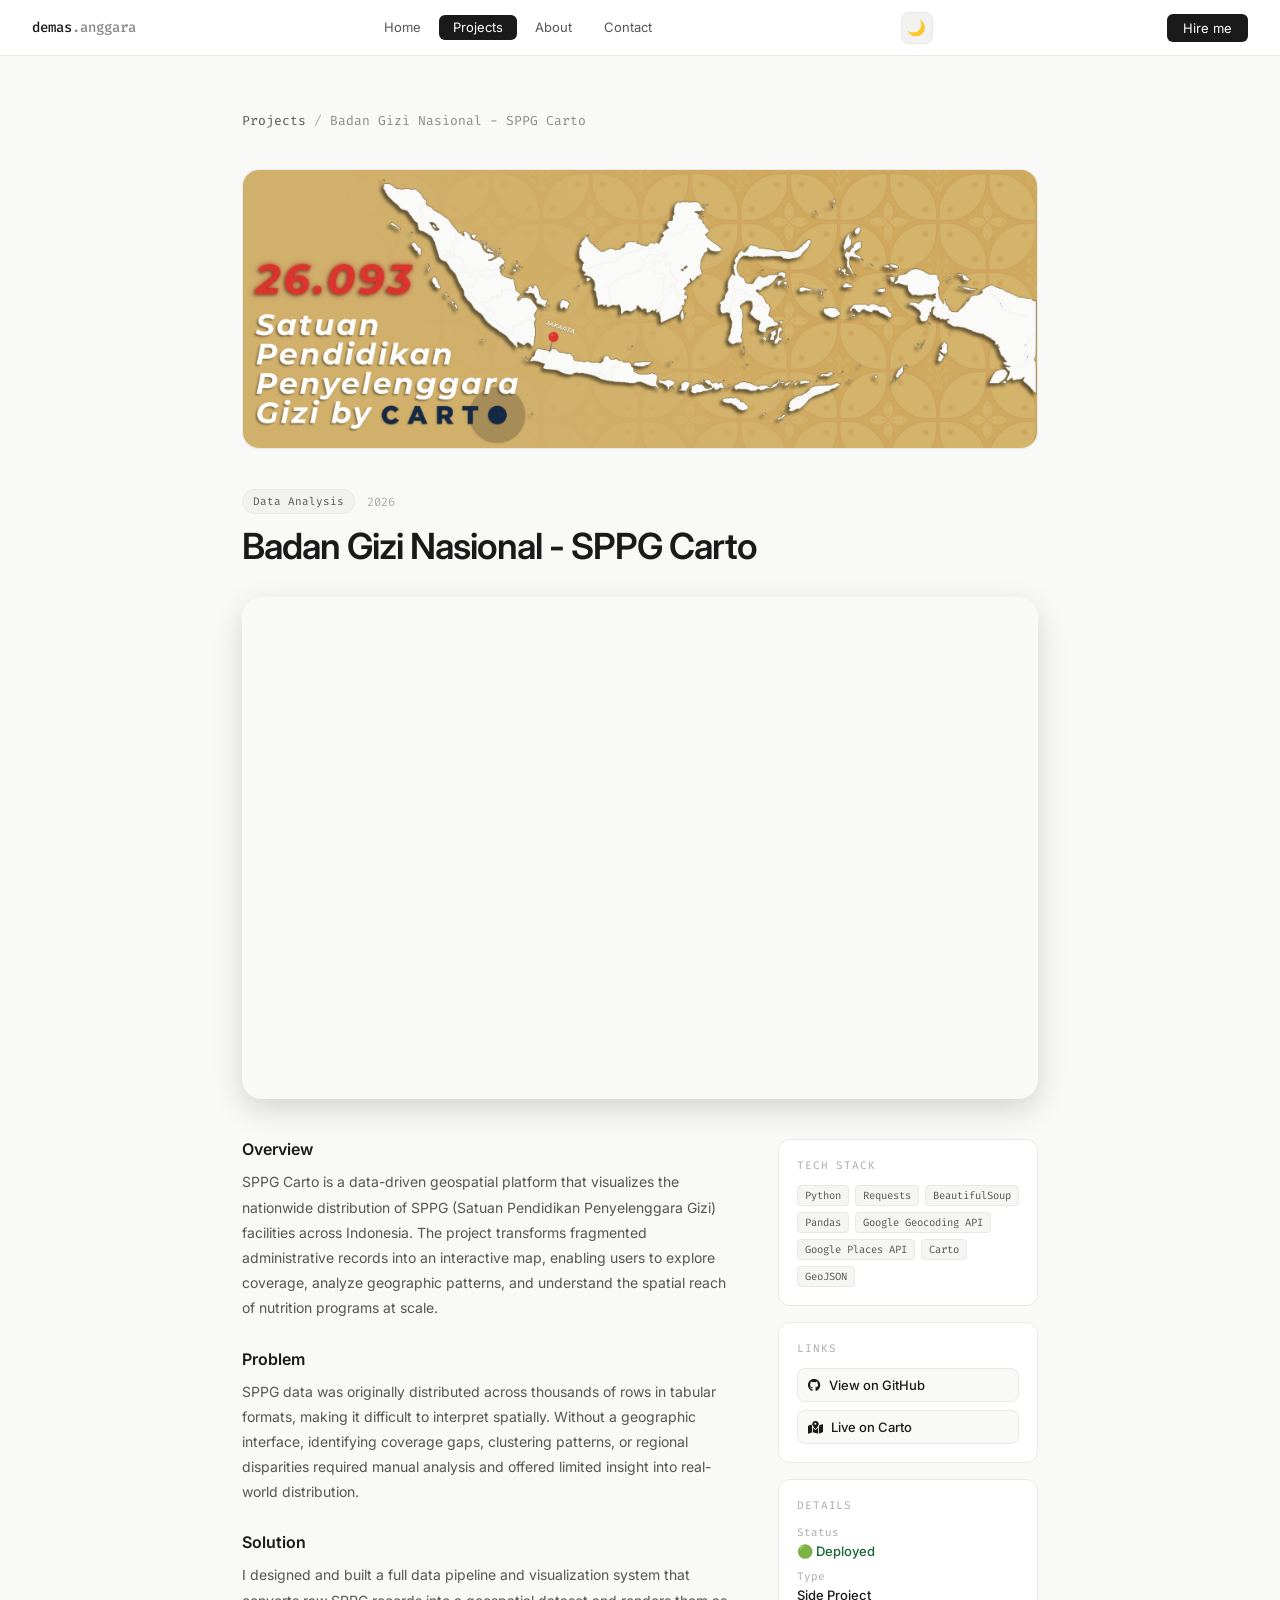
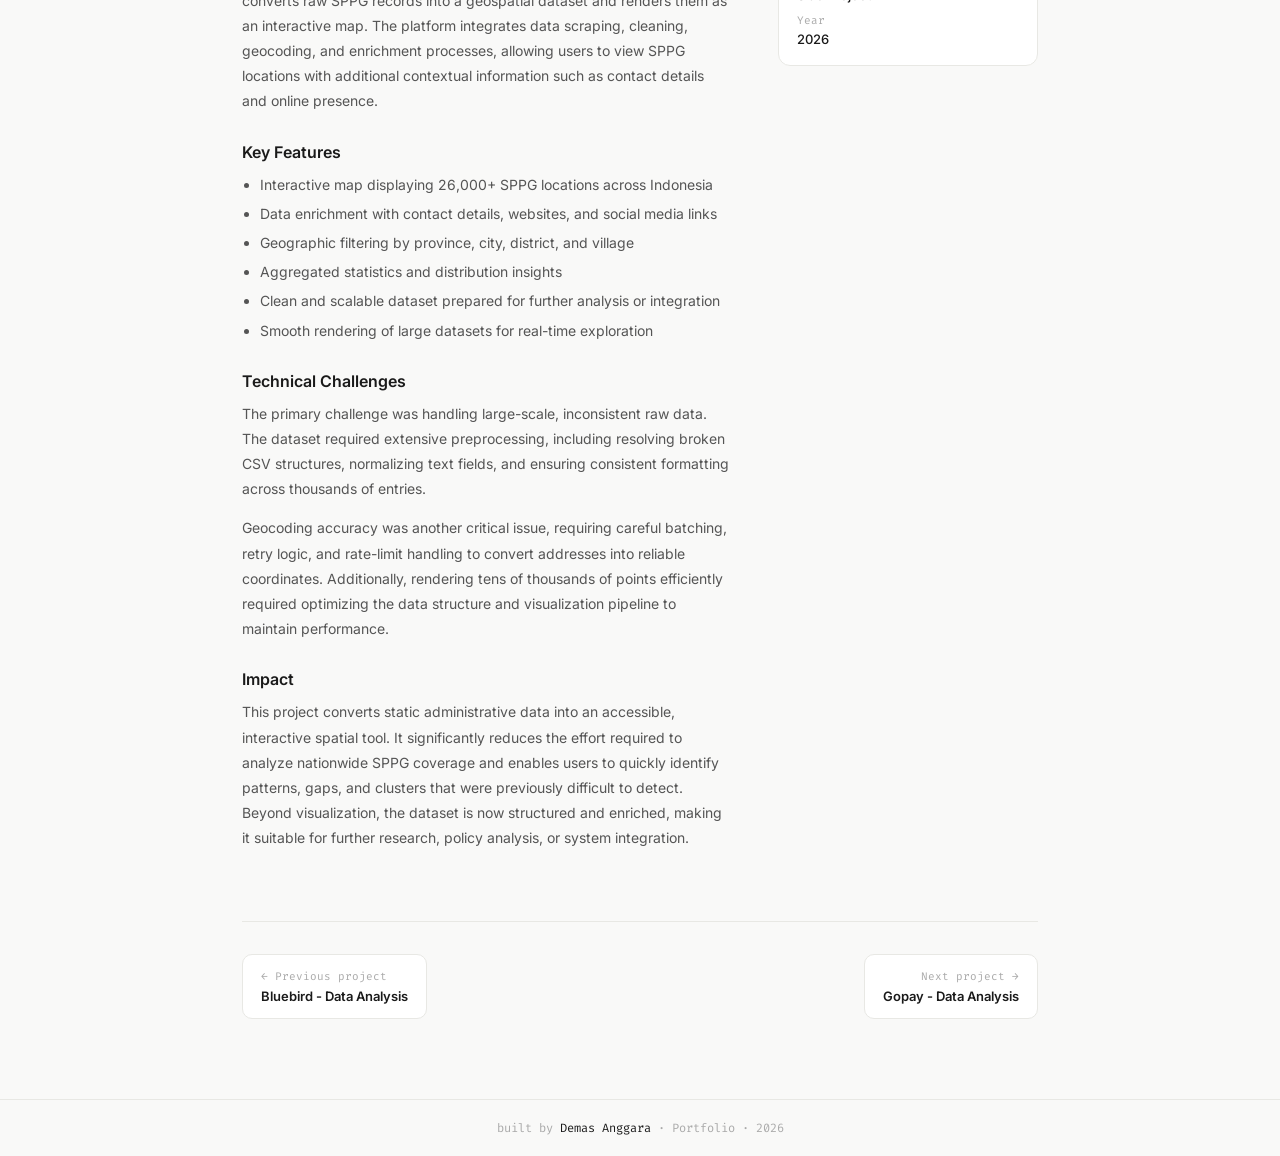
<file: projects/sppg-carto.html>
<!DOCTYPE html>
<html lang="en">
<head>
  <meta charset="UTF-8"/>
  <meta name="viewport" content="width=device-width, initial-scale=1.0"/>
  <title>SPPG Carto — Demas Anggara</title>
  <link rel="stylesheet" href="../style.css?v=20261120"/>
  <link rel="stylesheet" href="https://cdnjs.cloudflare.com/ajax/libs/font-awesome/6.5.0/css/all.min.css"/>
</head>
<body>

<nav>
  <a class="nav-brand" href="../index.html">demas<em>.anggara</em></a>
  <div class="nav-links" id="nav-links">
    <a class="nav-btn" href="../index.html">Home</a>
    <a class="nav-btn" href="../projects.html">Projects</a>
    <a class="nav-btn" href="../about.html">About</a>
    <a class="nav-btn" href="../contact.html">Contact</a>
  </div>
  <button id="theme-toggle" class="theme-toggle" onclick="toggleTheme()" title="Toggle theme">🌙</button>
  <a class="nav-hire" href="../contact.html">Hire me</a>
  <button class="hamburger" id="hamburger" onclick="toggleMenu()" aria-label="Toggle menu">
    <span></span>
    <span></span>
    <span></span>
  </button>
</nav>

<div class="project-detail">

  <div class="breadcrumb">
    <a href="../projects.html">Projects</a>
    <span class="breadcrumb-sep">/</span>
    <span>Badan Gizi Nasional - SPPG Carto</span>
  </div>

  <div class="project-hero c2"><img src="../assets/sppg_carto.jpg" alt="SPPG Carto"/></div>

  <div class="project-meta-row">
    <span class="project-cat-badge">Data Analysis</span>
    <span class="project-year">2026</span>
  </div>
  <h1>Badan Gizi Nasional - SPPG Carto</h1>


<div class="carto-map-container">
<iframe
  src="https://thunbergii.app.carto.com/map/ea0044d2-b3b8-48b0-bc9c-544caa45ee95"
  width="100%"
  height="500"
  frameborder="0"
  loading="lazy"
  allowfullscreen
  referrerpolicy="no-referrer-when-downgrade">
</iframe>
</div>

  <div class="project-layout">
    <div class="project-body">

      <h3>Overview</h3>
      <p>SPPG Carto is a data-driven geospatial platform that visualizes the nationwide distribution of SPPG (Satuan Pendidikan Penyelenggara Gizi) facilities across Indonesia. The project transforms fragmented administrative records into an interactive map, enabling users to explore coverage, analyze geographic patterns, and understand the spatial reach of nutrition programs at scale.</p>

      <h3>Problem</h3>
      <p>SPPG data was originally distributed across thousands of rows in tabular formats, making it difficult to interpret spatially. Without a geographic interface, identifying coverage gaps, clustering patterns, or regional disparities required manual analysis and offered limited insight into real-world distribution.</p>

      <h3>Solution</h3>
      <p>I designed and built a full data pipeline and visualization system that converts raw SPPG records into a geospatial dataset and renders them as an interactive map. The platform integrates data scraping, cleaning, geocoding, and enrichment processes, allowing users to view SPPG locations with additional contextual information such as contact details and online presence.</p>

      <h3>Key Features</h3>
      <ul>
        <li>Interactive map displaying 26,000+ SPPG locations across Indonesia</li>
        <li>Data enrichment with contact details, websites, and social media links</li>
        <li>Geographic filtering by province, city, district, and village</li>
        <li>Aggregated statistics and distribution insights</li>
        <li>Clean and scalable dataset prepared for further analysis or integration</li>
        <li>Smooth rendering of large datasets for real-time exploration</li>
      </ul>

      <h3>Technical Challenges</h3>
      <p>The primary challenge was handling large-scale, inconsistent raw data. The dataset required extensive preprocessing, including resolving broken CSV structures, normalizing text fields, and ensuring consistent formatting across thousands of entries.</p>
      <p>Geocoding accuracy was another critical issue, requiring careful batching, retry logic, and rate-limit handling to convert addresses into reliable coordinates. Additionally, rendering tens of thousands of points efficiently required optimizing the data structure and visualization pipeline to maintain performance.</p>

      <h3>Impact</h3>
      <p>This project converts static administrative data into an accessible, interactive spatial tool. It significantly reduces the effort required to analyze nationwide SPPG coverage and enables users to quickly identify patterns, gaps, and clusters that were previously difficult to detect. Beyond visualization, the dataset is now structured and enriched, making it suitable for further research, policy analysis, or system integration.</p>

    </div>

    <div class="project-sidebar">
      <div class="sidebar-card">
        <div class="sidebar-card-title">Tech Stack</div>
        <div class="sidebar-tags">
          <span class="tag">Python</span>
          <span class="tag">Requests</span>
          <span class="tag">BeautifulSoup</span>
          <span class="tag">Pandas</span>
          <span class="tag">Google Geocoding API</span>
          <span class="tag">Google Places API</span>
          <span class="tag">Carto</span>
          <span class="tag">GeoJSON</span>
        </div>
      </div>

      <div class="sidebar-card">
        <div class="sidebar-card-title">Links</div>
        <div class="sidebar-links">
          <a class="sidebar-link" href="https://github.com/demuuus/bgn_sppg_data_scrape" target="_blank">
            <i class="fa-brands fa-github"></i> View on GitHub
          </a>
          <a class="sidebar-link" href="https://thunbergii.app.carto.com/map/ea0044d2-b3b8-48b0-bc9c-544caa45ee95" target="_blank">
            <i class="fa-solid fa-map-location-dot"></i> Live on Carto
          </a>
        </div>
      </div>

      <div class="sidebar-card">
        <div class="sidebar-card-title">Details</div>
        <div class="detail-list">
          <div>
            <div class="detail-label">Status</div>
            <div class="detail-value status-live">🟢 Deployed</div>
          </div>
          <div>
            <div class="detail-label">Type</div>
            <div class="detail-value">Side Project</div>
          </div>
          <div>
            <div class="detail-label">Year</div>
            <div class="detail-value">2026</div>
          </div>
        </div>
      </div>
    </div>
  </div>

  <div class="project-nav">
    <a class="project-nav-btn" href="bluebird-analysis.html">
      <span class="project-nav-label">← Previous project</span>
      <span class="project-nav-title">Bluebird - Data Analysis</span>
    </a>
    <a class="project-nav-btn right" href="gopay-analysis.html">
      <span class="project-nav-label">Next project →</span>
      <span class="project-nav-title">Gopay - Data Analysis</span>
    </a>
  </div>

</div>

<footer>built by <span>Demas Anggara</span> · Portfolio · 2026</footer>
<script src="../script.js?v=20261120"></script>
</body>
</html>
</file>
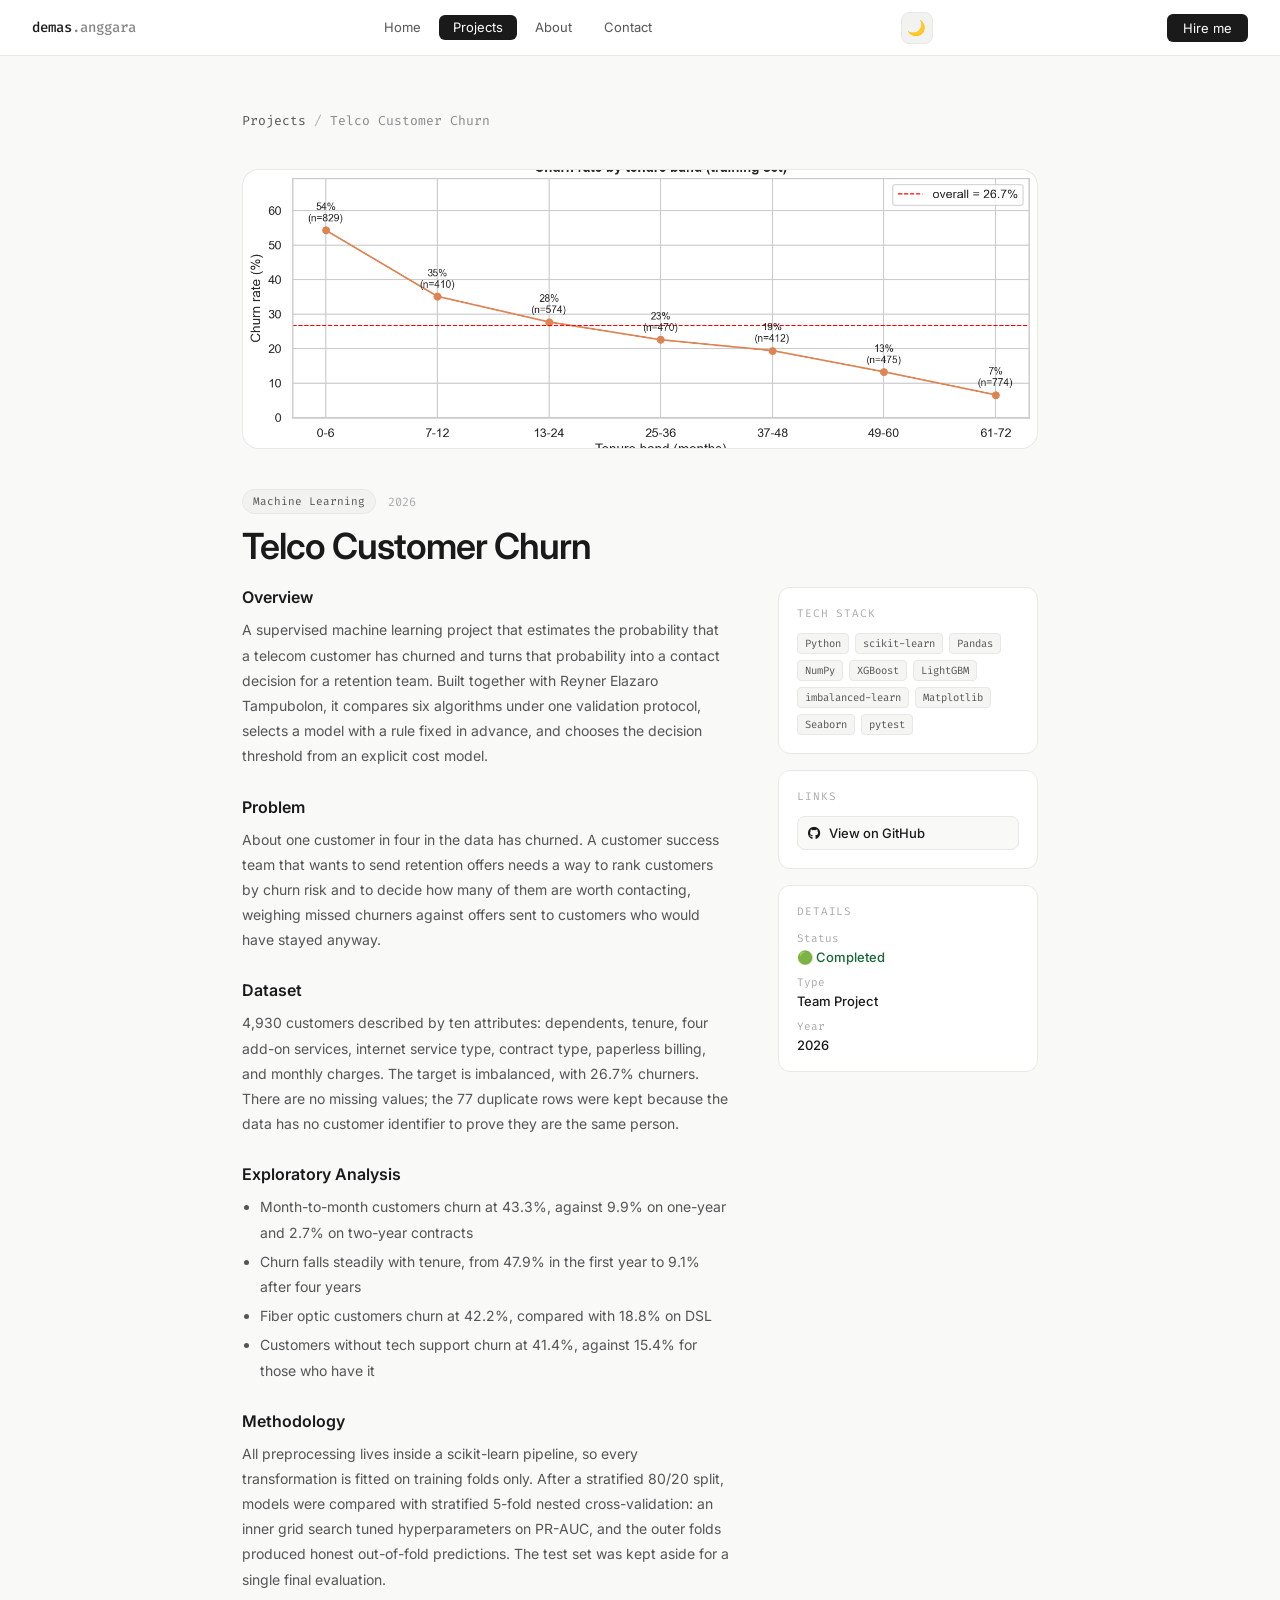
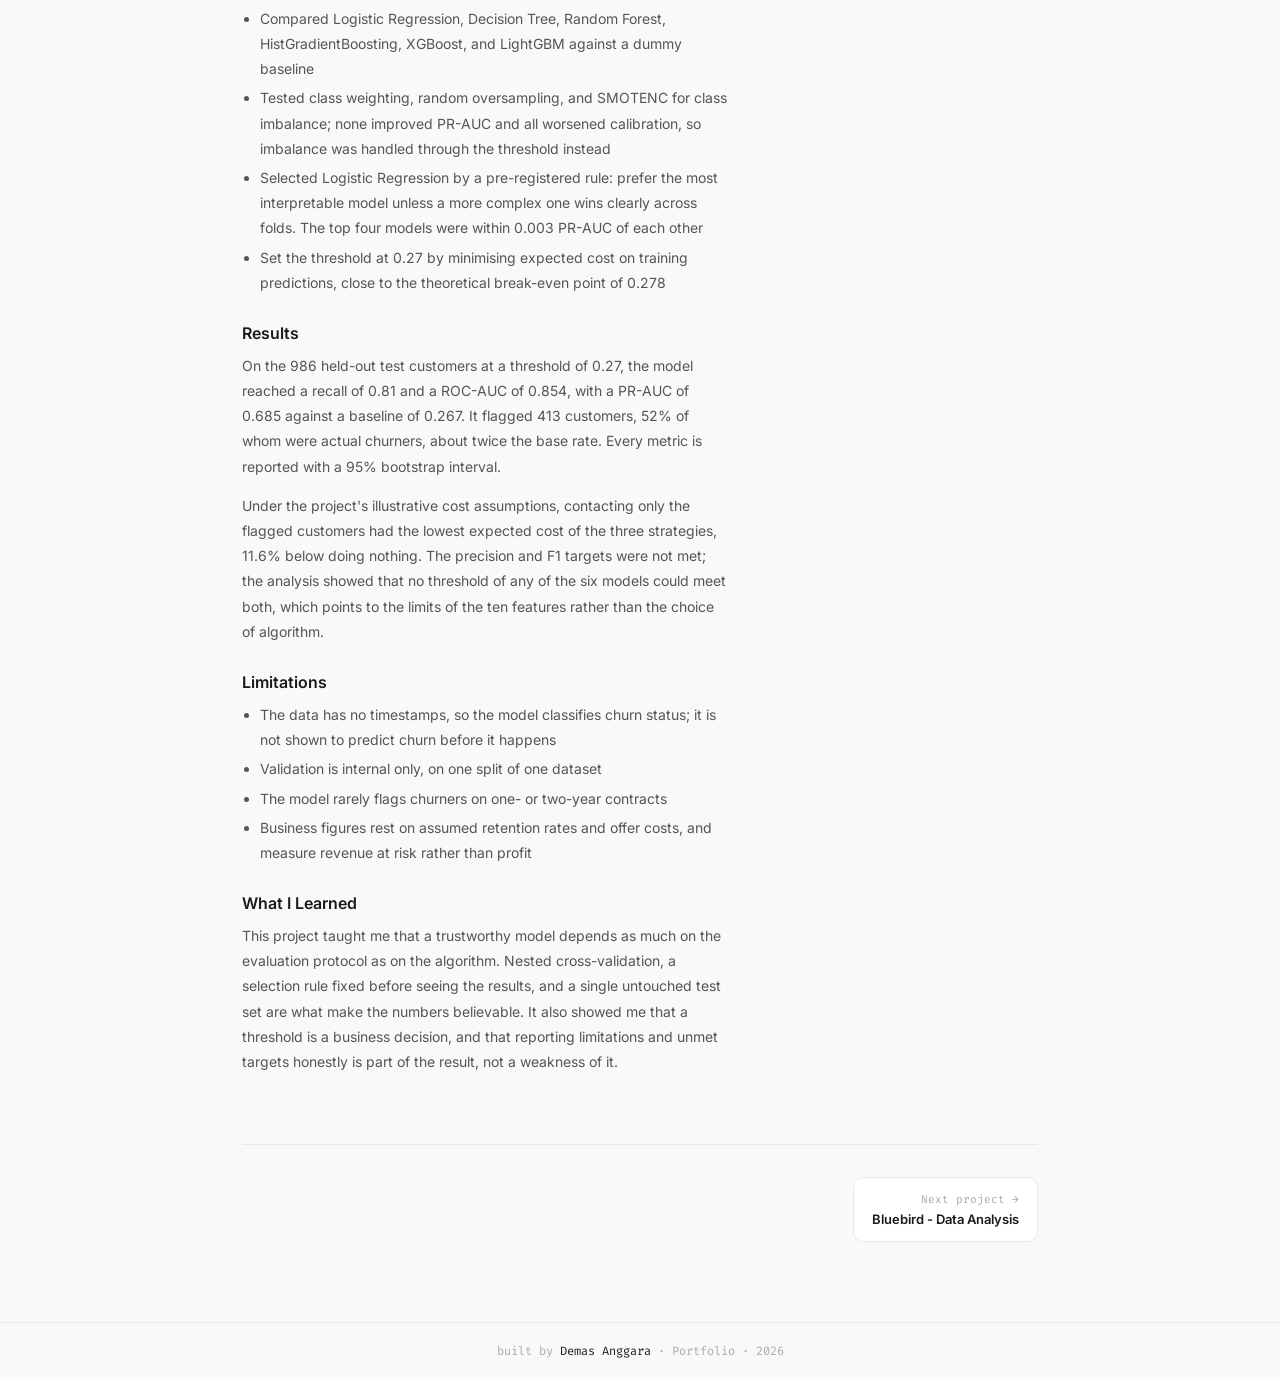
<file: projects/telco-churn.html>
<!DOCTYPE html>
<html lang="en">
<head>
  <meta charset="UTF-8"/>
  <meta name="viewport" content="width=device-width, initial-scale=1.0"/>
  <title>Telco Customer Churn — Demas Anggara</title>
  <link rel="stylesheet" href="../style.css?v=20261120"/>
  <link rel="stylesheet" href="https://cdnjs.cloudflare.com/ajax/libs/font-awesome/6.5.0/css/all.min.css"/>
</head>
<body>

<nav>
  <a class="nav-brand" href="../index.html">demas<em>.anggara</em></a>
  <div class="nav-links" id="nav-links">
    <a class="nav-btn" href="../index.html">Home</a>
    <a class="nav-btn" href="../projects.html">Projects</a>
    <a class="nav-btn" href="../about.html">About</a>
    <a class="nav-btn" href="../contact.html">Contact</a>
  </div>
  <button id="theme-toggle" class="theme-toggle" onclick="toggleTheme()" title="Toggle theme">🌙</button>
  <a class="nav-hire" href="../contact.html">Hire me</a>
  <button class="hamburger" id="hamburger" onclick="toggleMenu()" aria-label="Toggle menu">
    <span></span>
    <span></span>
    <span></span>
  </button>
</nav>

<div class="project-detail">

  <div class="breadcrumb">
    <a href="../projects.html">Projects</a>
    <span class="breadcrumb-sep">/</span>
    <span>Telco Customer Churn</span>
  </div>

  <div class="project-hero c1"><img src="../assets/telco_churn.png" alt="Churn rate by tenure band"/></div>

  <div class="project-meta-row">
    <span class="project-cat-badge">Machine Learning</span>
    <span class="project-year">2026</span>
  </div>
  <h1>Telco Customer Churn</h1>

  <div class="project-layout">
    <div class="project-body">

      <h3>Overview</h3>
      <p>A supervised machine learning project that estimates the probability that a telecom customer has churned and turns that probability into a contact decision for a retention team. Built together with Reyner Elazaro Tampubolon, it compares six algorithms under one validation protocol, selects a model with a rule fixed in advance, and chooses the decision threshold from an explicit cost model.</p>

      <h3>Problem</h3>
      <p>About one customer in four in the data has churned. A customer success team that wants to send retention offers needs a way to rank customers by churn risk and to decide how many of them are worth contacting, weighing missed churners against offers sent to customers who would have stayed anyway.</p>

      <h3>Dataset</h3>
      <p>4,930 customers described by ten attributes: dependents, tenure, four add-on services, internet service type, contract type, paperless billing, and monthly charges. The target is imbalanced, with 26.7% churners. There are no missing values; the 77 duplicate rows were kept because the data has no customer identifier to prove they are the same person.</p>

      <h3>Exploratory Analysis</h3>
      <ul>
        <li>Month-to-month customers churn at 43.3%, against 9.9% on one-year and 2.7% on two-year contracts</li>
        <li>Churn falls steadily with tenure, from 47.9% in the first year to 9.1% after four years</li>
        <li>Fiber optic customers churn at 42.2%, compared with 18.8% on DSL</li>
        <li>Customers without tech support churn at 41.4%, against 15.4% for those who have it</li>
      </ul>

      <h3>Methodology</h3>
      <p>All preprocessing lives inside a scikit-learn pipeline, so every transformation is fitted on training folds only. After a stratified 80/20 split, models were compared with stratified 5-fold nested cross-validation: an inner grid search tuned hyperparameters on PR-AUC, and the outer folds produced honest out-of-fold predictions. The test set was kept aside for a single final evaluation.</p>
      <ul>
        <li>Compared Logistic Regression, Decision Tree, Random Forest, HistGradientBoosting, XGBoost, and LightGBM against a dummy baseline</li>
        <li>Tested class weighting, random oversampling, and SMOTENC for class imbalance; none improved PR-AUC and all worsened calibration, so imbalance was handled through the threshold instead</li>
        <li>Selected Logistic Regression by a pre-registered rule: prefer the most interpretable model unless a more complex one wins clearly across folds. The top four models were within 0.003 PR-AUC of each other</li>
        <li>Set the threshold at 0.27 by minimising expected cost on training predictions, close to the theoretical break-even point of 0.278</li>
      </ul>

      <h3>Results</h3>
      <p>On the 986 held-out test customers at a threshold of 0.27, the model reached a recall of 0.81 and a ROC-AUC of 0.854, with a PR-AUC of 0.685 against a baseline of 0.267. It flagged 413 customers, 52% of whom were actual churners, about twice the base rate. Every metric is reported with a 95% bootstrap interval.</p>
      <p>Under the project's illustrative cost assumptions, contacting only the flagged customers had the lowest expected cost of the three strategies, 11.6% below doing nothing. The precision and F1 targets were not met; the analysis showed that no threshold of any of the six models could meet both, which points to the limits of the ten features rather than the choice of algorithm.</p>

      <h3>Limitations</h3>
      <ul>
        <li>The data has no timestamps, so the model classifies churn status; it is not shown to predict churn before it happens</li>
        <li>Validation is internal only, on one split of one dataset</li>
        <li>The model rarely flags churners on one- or two-year contracts</li>
        <li>Business figures rest on assumed retention rates and offer costs, and measure revenue at risk rather than profit</li>
      </ul>

      <h3>What I Learned</h3>
      <p>This project taught me that a trustworthy model depends as much on the evaluation protocol as on the algorithm. Nested cross-validation, a selection rule fixed before seeing the results, and a single untouched test set are what make the numbers believable. It also showed me that a threshold is a business decision, and that reporting limitations and unmet targets honestly is part of the result, not a weakness of it.</p>

    </div>

    <div class="project-sidebar">
      <div class="sidebar-card">
        <div class="sidebar-card-title">Tech Stack</div>
        <div class="sidebar-tags">
          <span class="tag">Python</span>
          <span class="tag">scikit-learn</span>
          <span class="tag">Pandas</span>
          <span class="tag">NumPy</span>
          <span class="tag">XGBoost</span>
          <span class="tag">LightGBM</span>
          <span class="tag">imbalanced-learn</span>
          <span class="tag">Matplotlib</span>
          <span class="tag">Seaborn</span>
          <span class="tag">pytest</span>
        </div>
      </div>

      <div class="sidebar-card">
        <div class="sidebar-card-title">Links</div>
        <div class="sidebar-links">
          <a class="sidebar-link" href="https://github.com/demuuus/telco_customer_churn_machine_learning" target="_blank">
            <i class="fa-brands fa-github"></i> View on GitHub
          </a>
        </div>
      </div>

      <div class="sidebar-card">
        <div class="sidebar-card-title">Details</div>
        <div class="detail-list">
          <div>
            <div class="detail-label">Status</div>
            <div class="detail-value status-live">🟢 Completed</div>
          </div>
          <div>
            <div class="detail-label">Type</div>
            <div class="detail-value">Team Project</div>
          </div>
          <div>
            <div class="detail-label">Year</div>
            <div class="detail-value">2026</div>
          </div>
        </div>
      </div>
    </div>
  </div>

  <div class="project-nav">
    <a class="project-nav-btn right" href="bluebird-analysis.html">
      <span class="project-nav-label">Next project →</span>
      <span class="project-nav-title">Bluebird - Data Analysis</span>
    </a>
  </div>

</div>

<footer>built by <span>Demas Anggara</span> · Portfolio · 2026</footer>
<script src="../script.js?v=20261120"></script>
</body>
</html>
</file>
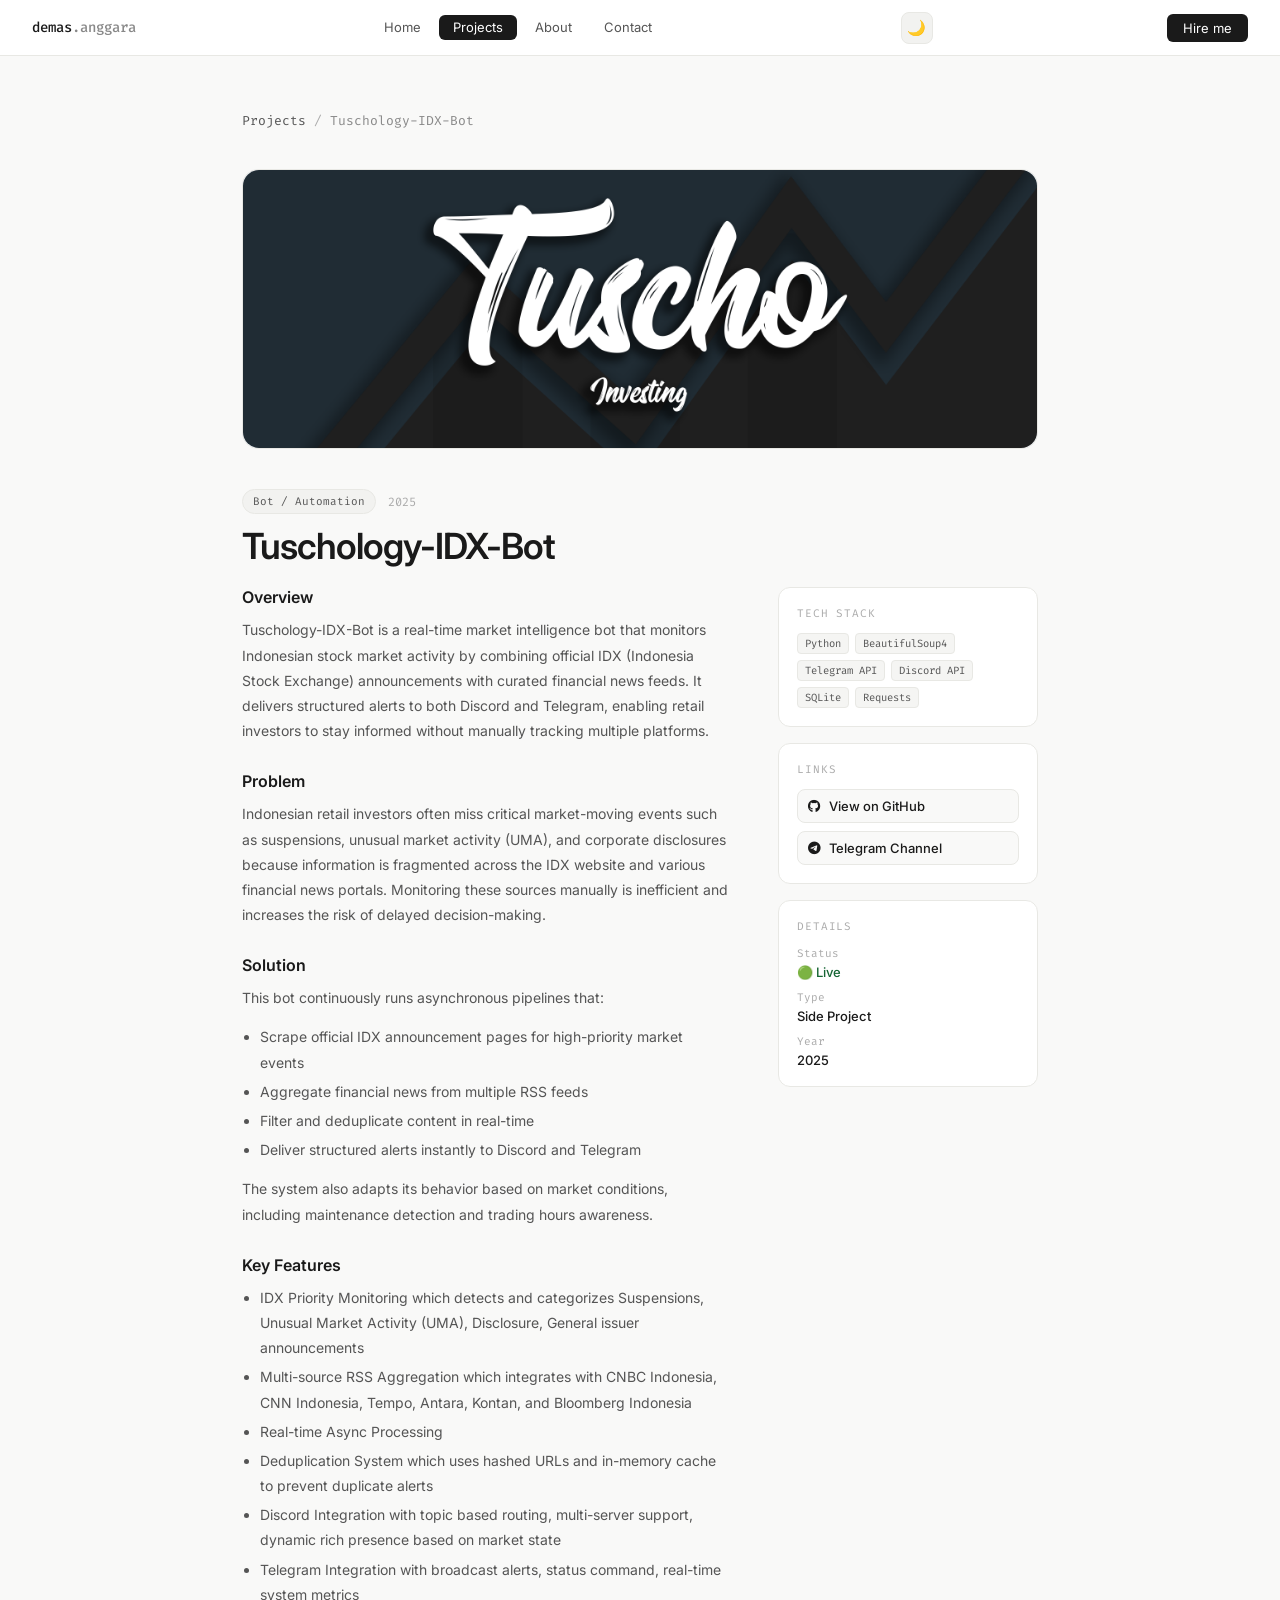
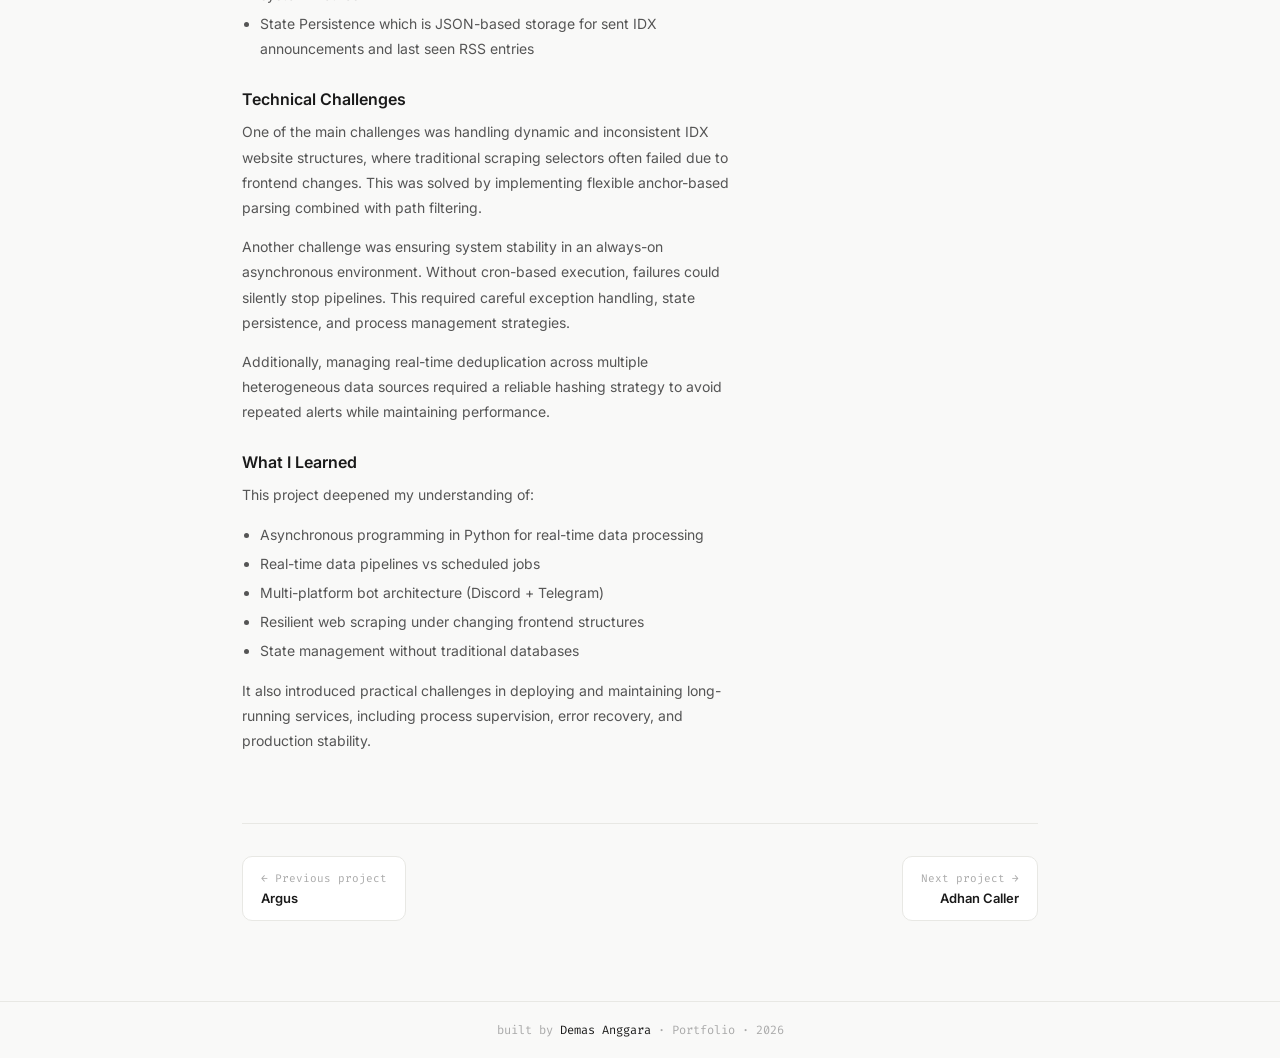
<file: projects/tuschology-idx-bot.html>
<!DOCTYPE html>
<html lang="en">
<head>
  <meta charset="UTF-8"/>
  <meta name="viewport" content="width=device-width, initial-scale=1.0"/>
  <title>Tuschology — Demas Anggara</title>
  <link rel="stylesheet" href="../style.css?v=20261120"/>
  <link rel="stylesheet" href="https://cdnjs.cloudflare.com/ajax/libs/font-awesome/6.5.0/css/all.min.css"/>
</head>
<body>

<nav>
  <a class="nav-brand" href="../index.html">demas<em>.anggara</em></a>
  <div class="nav-links" id="nav-links">
    <a class="nav-btn" href="../index.html">Home</a>
    <a class="nav-btn" href="../projects.html">Projects</a>
    <a class="nav-btn" href="../about.html">About</a>
    <a class="nav-btn" href="../contact.html">Contact</a>
  </div>
  <button id="theme-toggle" class="theme-toggle" onclick="toggleTheme()" title="Toggle theme">🌙</button>
  <a class="nav-hire" href="../contact.html">Hire me</a>
  <button class="hamburger" id="hamburger" onclick="toggleMenu()" aria-label="Toggle menu">
    <span></span>
    <span></span>
    <span></span>
  </button>
</nav>

<div class="project-detail">

  <!-- Breadcrumb -->
  <div class="breadcrumb">
    <a href="../projects.html">Projects</a>
    <span class="breadcrumb-sep">/</span>
    <span>Tuschology-IDX-Bot</span>
  </div>

  <!-- Hero Image -->
  <div class="project-hero c1"><img src="../assets/Tuscho_Investing.png" alt="Tuschology"/></div>

  <!-- Title & Meta -->
  <div class="project-meta-row">
    <span class="project-cat-badge">Bot / Automation</span>
    <span class="project-year">2025</span>
  </div>
  <h1>Tuschology-IDX-Bot</h1>

  <!-- Content -->
  <div class="project-layout">
    <div class="project-body">

      <h3>Overview</h3>
      <p>Tuschology-IDX-Bot is a real-time market intelligence bot that monitors Indonesian stock market activity by combining official IDX (Indonesia Stock Exchange) announcements with curated financial news feeds. It delivers structured alerts to both Discord and Telegram, enabling retail investors to stay informed without manually tracking multiple platforms.</p>

      <h3>Problem</h3>
      <p>Indonesian retail investors often miss critical market-moving events such as suspensions, unusual market activity (UMA), and corporate disclosures because information is fragmented across the IDX website and various financial news portals. Monitoring these sources manually is inefficient and increases the risk of delayed decision-making.</p>

      <h3>Solution</h3>
      <p>This bot continuously runs asynchronous pipelines that:</p>
      <ul>
        <li>Scrape official IDX announcement pages for high-priority market events</li>
        <li>Aggregate financial news from multiple RSS feeds</li>
        <li>Filter and deduplicate content in real-time</li>
        <li>Deliver structured alerts instantly to Discord and Telegram</li>
      </ul>
      <p>The system also adapts its behavior based on market conditions, including maintenance detection and trading hours awareness.</p>

      <h3>Key Features</h3>
      <ul>
        <li>IDX Priority Monitoring which detects and categorizes Suspensions, Unusual Market Activity (UMA), Disclosure, General issuer announcements</li>
        <li>Multi-source RSS Aggregation which integrates with CNBC Indonesia, CNN Indonesia, Tempo, Antara, Kontan, and Bloomberg Indonesia</li>
        <li>Real-time Async Processing</li>
        <li>Deduplication System which uses hashed URLs and in-memory cache to prevent duplicate alerts</li>
        <li>Discord Integration with topic based routing, multi-server support, dynamic rich presence based on market state</li>
        <li>Telegram Integration with broadcast alerts, status command, real-time system metrics</li>
        <li>State Persistence which is JSON-based storage for sent IDX announcements and last seen RSS entries</li>
      </ul>

      <h3>Technical Challenges</h3>
      <p>One of the main challenges was handling dynamic and inconsistent IDX website structures, where traditional scraping selectors often failed due to frontend changes. This was solved by implementing flexible anchor-based parsing combined with path filtering.</p>
      <p>Another challenge was ensuring system stability in an always-on asynchronous environment. Without cron-based execution, failures could silently stop pipelines. This required careful exception handling, state persistence, and process management strategies.</p>
      <p>Additionally, managing real-time deduplication across multiple heterogeneous data sources required a reliable hashing strategy to avoid repeated alerts while maintaining performance.</p>

      <h3>What I Learned</h3>
      <p>This project deepened my understanding of:</p>
      <ul>
        <li>Asynchronous programming in Python for real-time data processing</li>
        <li>Real-time data pipelines vs scheduled jobs</li>
        <li>Multi-platform bot architecture (Discord + Telegram)</li>
        <li>Resilient web scraping under changing frontend structures</li>
        <li>State management without traditional databases</li>
      </ul>
      <p>It also introduced practical challenges in deploying and maintaining long-running services, including process supervision, error recovery, and production stability.</p>
    </div>

    <!-- Sidebar -->
    <div class="project-sidebar">
      <div class="sidebar-card">
        <div class="sidebar-card-title">Tech Stack</div>
        <div class="sidebar-tags">
          <span class="tag">Python</span>
          <span class="tag">BeautifulSoup4</span>
          <span class="tag">Telegram API</span>
          <span class="tag">Discord API</span>
          <span class="tag">SQLite</span>
          <span class="tag">Requests</span>
        </div>
      </div>

      <div class="sidebar-card">
        <div class="sidebar-card-title">Links</div>
        <div class="sidebar-links">
          <a class="sidebar-link" href="https://github.com/demuuus/Tuschology-IDX-Bot" target="_blank">
            <i class="fa-brands fa-github"></i> View on GitHub
          </a>
          <a class="sidebar-link" href="https://t.me/+xhE4foKY7A02MWZl" target="_blank">
            <i class="fa-brands fa-telegram"></i> Telegram Channel
          </a>
        </div>
      </div>

      <div class="sidebar-card">
        <div class="sidebar-card-title">Details</div>
        <div class="detail-list">
          <div>
            <div class="detail-label">Status</div>
            <div class="detail-value status-live">🟢 Live</div>
          </div>
          <div>
            <div class="detail-label">Type</div>
            <div class="detail-value">Side Project</div>
          </div>
          <div>
            <div class="detail-label">Year</div>
            <div class="detail-value">2025</div>
          </div>
        </div>
      </div>
    </div>
  </div>

  <!-- Prev / Next Navigation -->
  <div class="project-nav">
    <a class="project-nav-btn" href="argus.html">
      <span class="project-nav-label">← Previous project</span>
      <span class="project-nav-title">Argus</span>
    </a>
    <a class="project-nav-btn right" href="adhan-caller.html">
      <span class="project-nav-label">Next project →</span>
      <span class="project-nav-title">Adhan Caller</span>
    </a>
  </div>

</div>

<footer>built by <span>Demas Anggara</span> · Portfolio · 2026</footer>
<script src="../script.js?v=20261120"></script>
</body>
</html>
</file>
<file: style.css>
@import url('https://fonts.googleapis.com/css2?family=Inter:wght@400;500;600&family=Fira+Code:wght@400;500&display=swap');

/* ── THEME VARIABLES ── */
:root {
  --bg:           #f9f9f8;
  --bg-card:      #ffffff;
  --bg-hover:     #f2f2f0;
  --bg-input:     #ffffff;
  --bg-muted:     #f5f5f3;
  --border:       #e8e8e4;
  --border-input: #e0e0dc;
  --text:         #1a1a1a;
  --text-muted:   #555555;
  --text-dim:     #888888;
  --text-dimmer:  #aaaaaa;
  --nav-bg:       #ffffff;
  --btn-primary-bg:   #1a1a1a;
  --btn-primary-text: #ffffff;
  --tag-bg:       #f5f5f3;
  --tag-color:    #555555;
  --pill-bg:      #f2f2f0;
  --pill-color:   #555555;
  --terminal-bg:  #1a1a1a;
  --terminal-bar: #2a2a2a;
  --sidebar-link-bg: #f9f9f8;
  --c1:#f0f7ff;
  --c2:#f7f0ff;
  --c3:#f0fff7;
  --c4:#fff7f0;
  --c5:#fff0f7;
  --c6:#f7fff0;
  --soc-gh:#f2f2f0;
  --soc-li:#e8f1fb;
  --soc-tw:#f0f7ff;
  --soc-em:#f7f0ff;
  --soc-lc:#fff7e8;
}

[data-theme="dark"] {
  --bg:           #111111;
  --bg-card:      #1c1c1c;
  --bg-hover:     #252525;
  --bg-input:     #1c1c1c;
  --bg-muted:     #1a1a1a;
  --border:       #2e2e2e;
  --border-input: #333333;
  --text:         #f0f0ee;
  --text-muted:   #a0a09a;
  --text-dim:     #707070;
  --text-dimmer:  #555555;
  --nav-bg:       #111111;
  --btn-primary-bg:   #f0f0ee;
  --btn-primary-text: #111111;
  --tag-bg:       #222222;
  --tag-color:    #a0a09a;
  --pill-bg:      #222222;
  --pill-color:   #909090;
  --terminal-bg:  #0a0a0a;
  --terminal-bar: #161616;
  --sidebar-link-bg: #181818;
  --c1:#131a22;
  --c2:#1a1322;
  --c3:#131a16;
  --c4:#1a1813;
  --c5:#1a1318;
  --c6:#161a13;
  --soc-gh:#222222;
  --soc-li:#131b28;
  --soc-tw:#131b22;
  --soc-em:#1a1328;
  --soc-lc:#221a13;
}

*, *::before, *::after {
  box-sizing: border-box;
  margin: 0;
  padding: 0;
}

body {
  font-family: 'Inter', sans-serif;
  background: var(--bg);
  color: var(--text);
  min-height: 100vh;
  transition: background 0.25s, color 0.25s;
}

a {
  text-decoration: none;
  color: inherit;
}

/* ── THEME TOGGLE ── */
.theme-toggle {
  width: 32px; height: 32px;
  border-radius: 8px;
  border: 1px solid var(--border);
  background: var(--bg-hover);
  color: var(--text-muted);
  cursor: pointer;
  display: flex;
  align-items: center;
  justify-content: center;
  font-size: 15px;
  transition: background 0.15s, border-color 0.15s;
  flex-shrink: 0;
}

.theme-toggle:hover {
  background: var(--border);
  color: var(--text);
}

/* ── NAV ── */
nav {
  position: sticky; top: 0; z-index: 100;
  background: var(--nav-bg);
  border-bottom: 1px solid var(--border);
  display: flex; align-items: center;
  justify-content: space-between;
  padding: 0 32px; height: 56px;
  transition: background 0.25s, border-color 0.25s;
}

.nav-brand {
  font-family: 'Fira Code',monospace;
  font-size: 14px;
  font-weight: 500;
  color: var(--text);
}

.nav-brand em {
  color: var(--text-dim);
  font-style: normal;
}

.nav-links {
  display: flex;
  gap: 4px;
}

.nav-btn {
  font-size: 13px;
  padding: 6px 14px;
  border-radius: 6px;
  border: none;
  background: transparent;
  color: var(--text-muted);
  cursor: pointer;
  font-family: 'Inter', sans-serif;
  transition: background 0.15s, color 0.15s;
  text-decoration: none;
  display: inline-block;
  line-height: 1;
}

.nav-btn:hover {
  background: var(--bg-hover);
  color: var(--text);
}

.nav-btn.active {
  background: var(--btn-primary-bg);
  color: var(--btn-primary-text);
}

.nav-hire {
  font-size: 13px;
  padding: 6px 16px;
  border-radius: 6px;
  border: none;
  background: var(--btn-primary-bg);
  color: var(--btn-primary-text);
  cursor: pointer;
  font-family: 'Inter', sans-serif;
  transition: opacity 0.15s;
  text-decoration: none;
}
.nav-hire:hover {
  opacity: 0.8;
}

/* ── BUTTONS ── */
.btn-dark {
  display: inline-flex;
  align-items: center;
  gap: 6px;
  background: var(--btn-primary-bg);
  color: var(--btn-primary-text);
  font-size: 13px;
  font-weight: 500;
  padding: 10px 20px;
  border-radius: 8px;
  border: none;
  cursor: pointer;
  font-family: 'Inter', sans-serif;
  transition: opacity 0.15s;
  text-decoration: none;
}

.btn-dark:hover {
  opacity:0.8;
}

.btn-light {
  display: inline-flex;
  align-items: center;
  gap: 6px;
  background: var(--bg-card);
  color: var(--text);
  font-size: 13px;
  font-weight: 500;
  padding: 10px 20px;
  border-radius: 8px;
  border: 1px solid var(--border-input);
  cursor: pointer;
  font-family: 'Inter', sans-serif;
  transition: background 0.15s;
  text-decoration: none;
}

.btn-light:hover {
  background: var(--bg-hover);
}

.btn-row {
  display: flex;
  gap: 12px;
  flex-wrap: wrap;
}

/* ── BADGES ── */
.badge {
  display: inline-flex;
  align-items: center;
  gap: 6px;
  background: #f0fdf4;
  color: #166534;
  border: 1px solid #bbf7d0;
  font-size: 12px;
  font-family: 'Fira Code', monospace;
  padding: 4px 10px;
  border-radius: 100px;
  margin-bottom: 24px;
}

[data-theme="dark"] .badge {
  background: #0d2318;
  color: #4ade80;
  border-color: #166534;
}

.badge-dot {
  width: 6px;
  height: 6px;
  border-radius: 50%;
  background: #22c55e;
}

/* ── TAGS ── */
.tag {
  font-family: 'Fira Code', monospace;
  font-size: 10.5px;
  color: var(--tag-color);
  background: var(--tag-bg);
  padding: 3px 7px;
  border-radius: 4px;
  border: 1px solid var(--border);
}

/* ── FOOTER ── */
footer {
  border-top: 1px solid var(--border);
  padding: 20px 32px;
  text-align: center;
  font-size: 12px;
  color: var(--text-dimmer);
  font-family: 'Fira Code', monospace;
  margin-top: auto;
  transition: border-color 0.25s;
}
footer span {
  color: var(--text);
}

/* ── HOME ── */
.home-hero {
  max-width: 1000px;
  margin: 0 auto;
  padding: 80px 32px 64px;
}

.home-hero-grid {
  display: grid;
  grid-template-columns: 1fr 380px;
  gap: 64px;
  align-items: center;
}

h1.hero-name {
  font-size: 52px;
  font-weight: 600;
  letter-spacing: -1.5px;
  line-height: 1.05;
  margin-bottom: 8px;
}

h1.hero-name span {
  color: var(--text-dim);
}

.hero-role {
  font-size: 18px;
  color: var(--text-muted);
  margin-bottom: 20px;
}

.hero-desc {
  font-size: 15px;
  color: var(--text-muted);
  line-height: 1.7;
  max-width: 440px;
  margin-bottom: 32px;
}

.terminal-card {
  background: var(--terminal-bg);
  border-radius: 12px;
  overflow: hidden;
}

.term-bar {
  background: var(--terminal-bar);
  padding: 10px 14px;
  display: flex;
  align-items: center;
  gap: 8px;
}

.term-dot {
  width: 10px;
  height: 10px;
  border-radius: 50%;
}

.term-title {
  font-family: 'Fira Code', monospace;
  font-size: 11px;
  color: #666;
  margin-left: auto;
  margin-right: auto;
}

.term-body {
  padding: 18px;
  font-family: 'Fira Code', monospace;
  font-size: 12.5px;
  line-height: 2;
}

.t-g {
  color: #4ade80
}

.t-b {
  color: #60a5fa
}

.t-y {
  color: #fbbf24
}

.t-w {
  color: #e5e5e5
}

.t-dim {
  color: #6b7280
}

.cursor {
  display: inline-block;
  width: 8px;
  height: 14px;
  background: #4ade80;
  vertical-align: -2px;
  animation: blink 1s step-end infinite;
}

@keyframes blink { 0%, 100%{opacity: 1} 50%{opacity: 0} }

.stats-row {
  display: grid;
  grid-auto-flow: column;
  grid-auto-columns: 1fr;
  gap: 12px;
  margin-top: 16px;
}

.stat-box {
  background: var(--bg-card);
  border: 1px solid var(--border);
  border-radius: 10px;
  padding: 16px;
  text-align: center;
  transition: background 0.25s, border-color 0.25s;
}

.stat-n {
  font-size: 26px;
  font-weight: 600;
  letter-spacing: -1px;
}

.stat-l {
  font-size: 11px;
  color: var(--text-dim);
  font-family: 'Fira Code', monospace;
  margin-top: 2px;
}

.tech-strip {
  border-top: 1px solid var(--border);
  padding: 20px 32px;
  max-width: 1000px;
  margin: 0 auto;
  display: flex;
  flex-wrap: wrap;
  gap: 8px;
  align-items: center;
  transition: border-color 0.25s;
}

.tech-label {
  font-size: 11px;
  color: var(--text-dimmer);
  font-family: 'Fira Code', monospace;
  margin-right: 4px;
}

.tech-pill {
  font-family: 'Fira Code', monospace;
  font-size: 11.5px;
  color: var(--pill-color);
  background: var(--pill-bg);
  border: 1px solid var(--border);
  padding: 4px 10px;
  border-radius: 100px;
  transition: background  0.25s, border-color 0.25s;
}

.featured-section {
  max-width: 1000px;
  margin: 0 auto;
  padding: 48px 32px;
}

.sec-header {
  display: flex;
  align-items: center;
  justify-content: space-between;
  margin-bottom: 24px;
}

.sec-title {
  font-size: 20px;
  font-weight: 600;
  letter-spacing: -0.5px;
}

.sec-link {
  font-size: 13px;
  color: var(--text-muted);
  text-decoration: none;
  transition: color 0.15s;
}

.sec-link:hover {
  color: var(--text);
}

/* ── PROJECT CARDS ── */
.card-grid-3 {
  display: grid;
  grid-template-columns: repeat(3, 1fr);
  gap: 16px;
}

.proj-card {
  background: var(--bg-card);
  border: 1px solid var(--border);
  border-radius: 12px;
  overflow: hidden;
  transition: border-color 0.2s, transform 0.2s, background 0.25s;
  cursor: pointer;
  text-decoration: none;
  color: inherit;
  display: block;
}

.proj-card:hover {
  border-color: var(--text);
  transform: translateY(-2px);
}

.proj-top {
  height: 120px;
  display: flex;
  align-items: center;
  justify-content: center;
  font-size: 36px;
  border-bottom: 1px solid var(--border);
  transition: border-color 0.25s;
}

.c1 {
  background: var(--c1)
}

.c2 {
  background: var(--c2)
}

.c3{
  background: var(--c3)
}

.c4{
  background: var(--c4)
} 

.c5{
  background: var(--c5)
} 

.c6{
  background: var(--c6)
}

.proj-body {
  padding: 16px;
}

.proj-cat {
  font-size: 11px;
  font-family: 'Fira Code', monospace;
  color: var(--text-dim);
  margin-bottom: 6px;
}

.proj-title {
  font-size: 14px;
  font-weight: 600;
  margin-bottom: 6px;
}

.proj-desc {
  font-size: 12.5px;
  color: var(--text-muted);
  line-height: 1.6;
  margin-bottom: 12px;
}

.proj-tags {
  display: flex;
  flex-wrap: wrap;
  gap:4px;
}

/* ── PROJECTS PAGE ── */
.projects-layout {
  max-width: 1000px;
  margin: 0 auto;
  padding: 64px 32px;
}

.page-header {
  margin-bottom: 32px;
}

.page-header h2 {
  font-size: 32px;
  font-weight: 600;
  letter-spacing: -1px;
  margin-bottom: 8px;
}

.page-header p {
  font-size: 14px;
  color: var(--text-muted);
  line-height: 1.7;
}

.proj-grid {
  display: grid;
  grid-template-columns: repeat(3,1fr);
  gap: 16px;
}

/* ── ABOUT ── */
.about-layout {
  max-width: 900px;
  margin: 0 auto;
  padding: 64px 32px;
}

.about-grid {
  display: grid;
  grid-template-columns: 220px 1fr;
  gap: 56px;
  align-items: start;
}

.avatar-box {
  background: var(--bg-hover);
  border: 1px solid var(--border);
  border-radius: 12px;
  aspect-ratio: 3/4;
  display: flex;
  align-items: center;
  justify-content: center;
  font-size: 72px;
  flex-direction: column;
  gap: 12px;
  transition: background 0.25s, border-color 0.25s;
}

.avail-badge {
  font-size: 11px;
  font-family: 'Fira Code', monospace;
  color: #166534;
  background: #f0fdf4;
  border: 1px solid #bbf7d0;
  padding: 5px 12px;
  border-radius: 100px;
  display: flex;
  align-items: center;
  gap: 5px;
}

[data-theme="dark"] .avail-badge {
  background: #0d2318;
  color: #4ade80;
  border-color: #166534;
}

.about-right h2 {
  font-size: 32px;
  font-weight: 600;
  letter-spacing: -1px;
  line-height: 1.15;
  margin-bottom: 20px;
}
.about-right p {
  font-size: 14px;
  color: var(--text-muted);
  line-height: 1.8;
  margin-bottom: 14px;
}
.skills-header {
  font-size: 12px;
  font-family: 'Fira Code', monospace;
  color: var(--text-dim);
  margin: 24px 0 10px;
  text-transform: uppercase;
  letter-spacing: 0.05em;
}
.tag-cloud {
  display: flex;
  flex-wrap: wrap;
  gap: 6px;
}
.edu-list {
  display: flex;
  flex-direction: column;
  gap: 12px;
}

.edu-card {
  background: var(--bg-card);
  border: 1px solid var(--border);
  border-radius: 12px;
  padding: 18px 20px;
  transition: background 0.25s, border-color 0.25s;
}

.edu-head {
  display: flex;
  justify-content: space-between;
  align-items: flex-start;
  gap: 16px;
}

.edu-title {
  font-size: 14px;
  font-weight: 600;
  line-height: 1.4;
}

.edu-school {
  font-size: 13px;
  color: var(--text-muted);
  margin-top: 2px;
}

.edu-date {
  flex-shrink: 0;
  font-family: 'Fira Code', monospace;
  font-size: 11px;
  color: var(--text-muted);
  background: var(--pill-bg);
  border: 1px solid var(--border);
  padding: 3px 9px;
  border-radius: 100px;
  white-space: nowrap;
}

.edu-meta {
  font-family: 'Fira Code', monospace;
  font-size: 11.5px;
  color: var(--text-dim);
  margin-top: 10px;
  padding-bottom: 14px;
  border-bottom: 1px solid var(--border);
}

.edu-label {
  font-size: 11px;
  font-family: 'Fira Code', monospace;
  color: var(--text-dimmer);
  text-transform: uppercase;
  letter-spacing: 0.08em;
  margin: 14px 0 8px;
}

.about-cta {
  margin-top: 32px;
}

/* ── CONTACT ── */
.contact-layout {
  max-width: 860px;
  margin: 0 auto;
  padding: 64px 32px;
}

.contact-layout h2 {
  font-size: 36px;
  font-weight: 600;
  letter-spacing: -1.2px;
  margin-bottom: 8px;
}
.contact-layout > p {
  font-size: 14px;
  color: var(--text-muted);
  margin-bottom: 40px;
  line-height: 1.7;
}
.contact-grid {
  display: grid;
  grid-template-columns: 1fr 1fr;
  gap: 40px;
}
.contact-col-title {
  font-size: 12px;
  font-family: 'Fira Code', monospace;
  color: var(--text-dim);
  text-transform: uppercase;
  letter-spacing: 0.05em;
  margin-bottom: 16px;
}
.soc-card {
  display: flex;
  align-items: center;
  gap: 14px;
  padding: 14px 16px;
  background: var(--bg-card);
  border: 1px solid var(--border);
  border-radius: 10px;
  cursor: pointer;
  transition: border-color 0.2s, transform 0.15s, background 0.25s;
  margin-bottom: 10px;
  text-decoration: none;
  color: inherit;
}

.soc-card:hover {
  border-color: var(--text);
  transform: translateX(3px);
}

.soc-card.static {
  cursor: default;
}

.soc-card.static:hover {
  border-color: var(--border);
  transform: none;
}

.soc-icon {
  width: 36px;
  height: 36px;
  border-radius: 8px;
  display: flex;
  align-items: center;
  justify-content: center;
  font-size: 16px;
  flex-shrink: 0;
  transition: background 0.25s;
}

.soc-icon.gh {
  background: var(--soc-gh)
}

.soc-icon.li {
  background: var(--soc-li)
}

.soc-icon.tw {
  background: var(--soc-tw)
}

.soc-icon.em {
  background: var(--soc-em)
}

.soc-icon.lc {
  background: var(--soc-lc)
}

.soc-icon i {
  font-size: 18px;
  color: #555;
}

.soc-info h4 {
  font-size: 13px;
  font-weight: 600;
  margin-bottom: 2px;
}

.soc-info p {
  font-size: 12px;
  color: var(--text-dim);
  font-family: 'Fira Code', monospace;
}

.soc-arrow {
  margin-left: auto;
  font-size: 12px;
  color: var(--text-dimmer);
}

.form-group {
  margin-bottom: 14px;
}

.form-label {
  font-size: 12px;
  font-family: 'Fira Code', monospace;
  color: var(--text-muted);
  margin-bottom: 5px;
  display: block;
}

.form-input {
  width: 100%;
  font-size: 13px;
  padding: 9px 12px;
  border: 1px solid var(--border-input);
  border-radius: 8px;
  background: var(--bg-input);
  color: var(--text);
  font-family: 'Inter', sans-serif;
  outline: none;
  transition: border-color 0.2s, background 0.25s, color 0.25s;
}

.form-input:focus {
  border-color: var(--text);
}

textarea.form-input {
  height: 100px;
  resize: none;
}

.submit-btn {
  width: 100%;
  padding: 11px;
  background: var(--btn-primary-bg);
  color: var(--btn-primary-text);
  border: none;
  border-radius: 8px;
  font-size: 13px;
  font-weight: 500;
  cursor: pointer;
  font-family: 'Inter', sans-serif;
  transition: opacity 0.15s, background 0.25s, color 0.25s;
  margin-top: 4px;
}

.submit-btn:hover {
  opacity: 0.8;
}

.success-msg {
  display: none;
  margin-top: 12px;
  padding: 12px;
  background: #f0fdf4;
  border: 1px solid #bbf7d0;
  border-radius: 8px;
  font-size: 13px;
  color: #166534;
  font-family: 'Fira Code', monospace;
}

[data-theme="dark"] .success-msg {
  background: #0d2318;
  border-color: #166534;
  color: #4ade80;
}

.avail-strip {
  margin-top: 48px;
  background: var(--bg-card);
  border: 1px solid var(--border);
  border-radius: 12px;
  padding: 20px 24px;
  display: flex;
  align-items: center;
  justify-content: space-between;
  gap: 16px;
  flex-wrap: wrap;
  transition: background 0.25s, border-color 0.25s;
}

.avail-strip h4 {
  font-size: 15px;
  font-weight: 600;
  margin-bottom: 3px;
}

.avail-strip p {
  font-size: 12.5px;
  color: var(--text-muted);
}

.green-dot {
  display: inline-block;
  width: 7px;
  height: 7px;
  border-radius: 50%;
  background: #22c55e;
  margin-right: 5px;
}

/* ── PROJECT DETAIL ── */
.project-detail {
  max-width: 860px;
  margin: 0 auto;
  padding: 56px 32px 80px;
}

.breadcrumb {
  display: flex;
  align-items: center;
  gap: 8px;
  font-size: 13px;
  color: var(--text-dim);
  margin-bottom: 40px;
  font-family: 'Fira Code', monospace;
}

.breadcrumb a {
  color: var(--text-muted);
  text-decoration: none;
  transition: color 0.15s;
}

.breadcrumb a:hover {
  color: var(--text);
}

.breadcrumb-sep {
  color: var(--text-dimmer);
}

.project-hero {
  height: 280px;
  border-radius: 16px;
  display: flex;
  align-items: center;
  justify-content: center;
  font-size: 72px;
  margin-bottom: 40px;
  border: 1px solid var(--border);
  transition: border-color 0.25s;
}

.project-meta-row {
  display: flex;
  align-items: center;
  gap: 12px;
  margin-bottom: 12px;
  flex-wrap: wrap;
}

.project-cat-badge {
  font-family: 'Fira Code', monospace;
  font-size: 11px;
  color: var(--text-muted);
  background: var(--pill-bg);
  border: 1px solid var(--border);
  padding: 4px 10px;
  border-radius: 100px;
  transition: background 0.25s, border-color 0.25s;
}

.project-year {
  font-family: 'Fira Code', monospace;
  font-size: 12px;
  color: var(--text-dimmer);
}

.project-detail h1 {
  font-size: 36px;
  font-weight: 600;
  letter-spacing: -1px;
  margin-bottom: 20px;
  line-height: 1.15;
}

.project-layout {
  display: grid;
  grid-template-columns: 1fr 260px;
  gap: 48px;
  align-items: start;
}

.project-body h3 {
  font-size: 16px;
  font-weight: 600;
  margin: 28px 0 10px;
}

.project-body h3:first-child {
  margin-top: 0;
}

.project-body p {
  font-size: 14px;
  color: var(--text-muted);
  line-height: 1.8;
  margin-bottom: 14px;
}

.project-body ul {
  padding-left: 18px;
  margin-bottom: 14px;
}

.project-body ul li {
  font-size: 14px;
  color: var(--text-muted);
  line-height: 1.8;
  margin-bottom: 4px;
}

.project-sidebar {
  position: sticky;
  top: 80px;
  display: flex;
  flex-direction: column;
  gap: 16px;
}

.sidebar-card {
  background: var(--bg-card);
  border: 1px solid var(--border);
  border-radius: 12px;
  padding: 18px;
  transition: background 0.25s, border-color 0.25s;
}

.sidebar-card-title {
  font-size: 11px;
  font-family: 'Fira Code', monospace;
  color: var(--text-dimmer);
  text-transform: uppercase;
  letter-spacing: 0.08em;
  margin-bottom: 12px;
}

.sidebar-tags {
  display: flex;
  flex-wrap: wrap;
  gap: 6px;
}

.detail-list {
  display: flex;
  flex-direction: column;
  gap: 10px;
}

.detail-label {
  font-size: 11px;
  font-family: 'Fira Code', monospace;
  color: var(--text-dimmer);
  margin-bottom: 3px;
}

.detail-value {
  font-size: 13px;
  font-weight: 500;
}

.detail-value.status-live {
  color: #166534;
}

[data-theme="dark"] .detail-value.status-live {
  color: #4ade80;
}

.detail-value.status-archived {
  color: var(--text-dim);
}

.sidebar-links {
  display: flex;
  flex-direction: column;
  gap: 8px;
}

.sidebar-link {
  display: flex;
  align-items: center;
  gap: 8px;
  font-size: 13px;
  color: var(--text);
  text-decoration: none;
  padding: 8px 10px;
  background: var(--sidebar-link-bg);
  border: 1px solid var(--border);
  border-radius: 8px;
  transition: border-color 0.15s, background 0.15s;
  font-weight: 500;
}

.sidebar-link:hover {
  border-color: var(--text);
  background: var(--bg-hover);
}

.project-nav {
  display: flex;
  justify-content: space-between;
  margin-top: 56px;
  padding-top: 32px;
  border-top: 1px solid var(--border);
  gap: 16px;
  transition: border-color 0.25s;
}

.project-nav-btn {
  display: flex;
  flex-direction: column;
  gap: 4px;
  text-decoration: none;
  padding: 14px 18px;
  background: var(--bg-card);
  border: 1px solid var(--border);
  border-radius: 10px;
  transition: border-color 0.15s, transform 0.15s, background 0.25s;
  max-width: 240px;
}

.project-nav-btn:hover {
  border-color: var(--text);
  transform: translateY(-1px);
}

.project-nav-btn.right {
  text-align: right;
  margin-left: auto;
}

.project-nav-label {
  font-size: 11px;
  font-family: 'Fira Code', monospace;
  color: var(--text-dimmer);
}

.project-nav-title {
  font-size: 13px;
  font-weight: 600;
  color: var(--text);
}

/* ── RESPONSIVE ── */
@media (max-width:700px) {
  .home-hero-grid,.about-grid,.contact-grid,.project-layout { grid-template-columns:1fr; }
  .card-grid-3,.proj-grid { grid-template-columns:1fr; }
  nav { padding:0 16px; }
  .nav-links { display:none; }
  h1.hero-name { font-size:36px; }
  .home-hero,.featured-section,.about-layout,.projects-layout,.contact-layout,.project-detail { padding-left:16px; padding-right:16px; }
  .project-hero { height:180px; font-size:48px; }
  .project-sidebar { position:static; }
}

.carto-map-container {
    margin: 30px 0 40px 0;
    border-radius: 20px;
    overflow: hidden;
    box-shadow: 0 10px 30px rgba(0,0,0,0.15);
    border: 1px solid rgba(255,255,255,0.08);
}

.carto-map-container iframe {
    display: block;
    width: 100%;
    border: none;
}

.avatar-box img {
  width: 90%;
  height: 80%;
  object-fit: cover;
  object-position: center 93%;
  border-radius: 12px;
}

.proj-top img {
  width: 100%;
  height: 100%;
  object-fit: cover;
  object-position: center;
}

.project-hero img {
  width: 100%;
  height: 100%;
  object-fit: cover;
  object-position: center;
  border-radius: 16px;
}

/* Hamburger button */
.hamburger {
  display: none;
  flex-direction: column;
  justify-content: center;
  gap: 5px;
  background: none;
  border: none;
  cursor: pointer;
  padding: 4px;
  margin-left: 12px;
}

.hamburger span {
  display: block;
  width: 22px;
  height: 2px;
  background: var(--text);
  border-radius: 2px;
  transition: all 0.25s;
}

/* Hamburger open state — animates into X */
.hamburger.open span:nth-child(1) { transform: translateY(7px) rotate(45deg); }
.hamburger.open span:nth-child(2) { opacity: 0; }
.hamburger.open span:nth-child(3) { transform: translateY(-7px) rotate(-45deg); }

@media (max-width: 700px) {
  .nav-links {
    display: none;
    position: absolute;
    top: 56px;
    left: 0;
    right: 0;
    background: var(--nav-bg);
    border-bottom: 1px solid var(--border);
    flex-direction: column;
    padding: 12px 16px;
    gap: 4px;
  }

  .nav-links.open {
    display: flex;
  }

  .nav-links .nav-btn {
    width: 100%;
    text-align: left;
    padding: 10px 14px;
  }

  .hamburger {
    display: flex;
  }

  .theme-toggle {
    margin-left: auto;
  }

  .nav-hire {
    display: none;
  }
}

/* ── PROJECTS PAGE SECTIONS ── */
.sec-spaced {
  margin-top: 56px;
}

/* ── HOME: HOW I WORK ── */
.process-list {
  list-style: none;
  display: grid;
  grid-template-columns: repeat(5, 1fr);
  gap: 16px;
}

.process-step {
  border-top: 2px solid var(--border);
  padding-top: 16px;
  transition: border-color 0.25s;
}

.process-step:hover {
  border-top-color: var(--text);
}

.process-num {
  font-family: 'Fira Code', monospace;
  font-size: 11px;
  color: var(--text-dimmer);
  margin-bottom: 8px;
}

.process-title {
  font-size: 14px;
  font-weight: 600;
  margin-bottom: 6px;
}

.process-desc {
  font-size: 12.5px;
  color: var(--text-muted);
  line-height: 1.6;
}

/* ── HOME: CALL TO ACTION ── */
.home-cta {
  margin-top: 0;
}

/* ── SCROLL REVEAL (enabled by script.js only when motion is allowed) ── */
.motion .reveal {
  opacity: 0;
  transform: translateY(16px);
  transition: opacity 0.6s ease, transform 0.6s ease;
}

.motion .reveal.in-view {
  opacity: 1;
  transform: none;
}

@media (max-width: 900px) {
  .process-list { grid-template-columns: repeat(2, 1fr); row-gap: 24px; }
}

@media (max-width: 700px) {
  .process-list { grid-template-columns: 1fr; }
}
</file>
